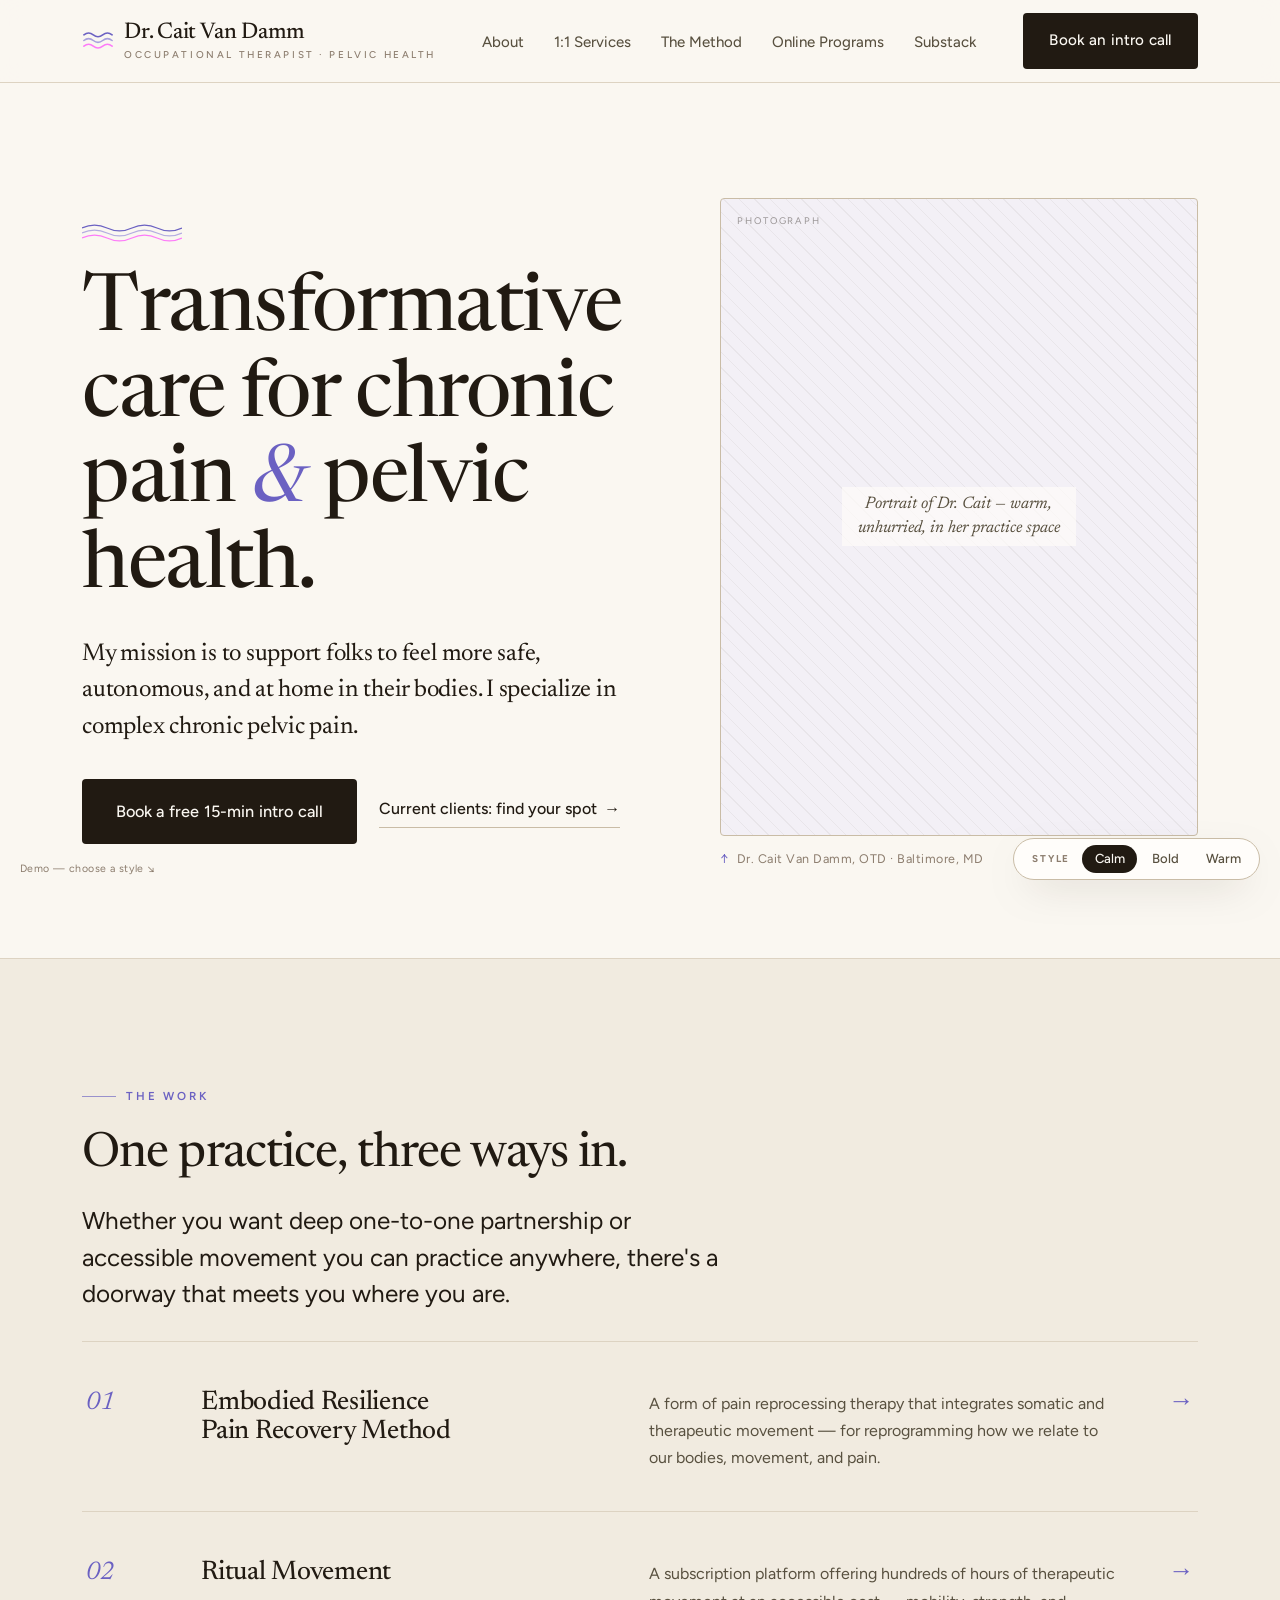
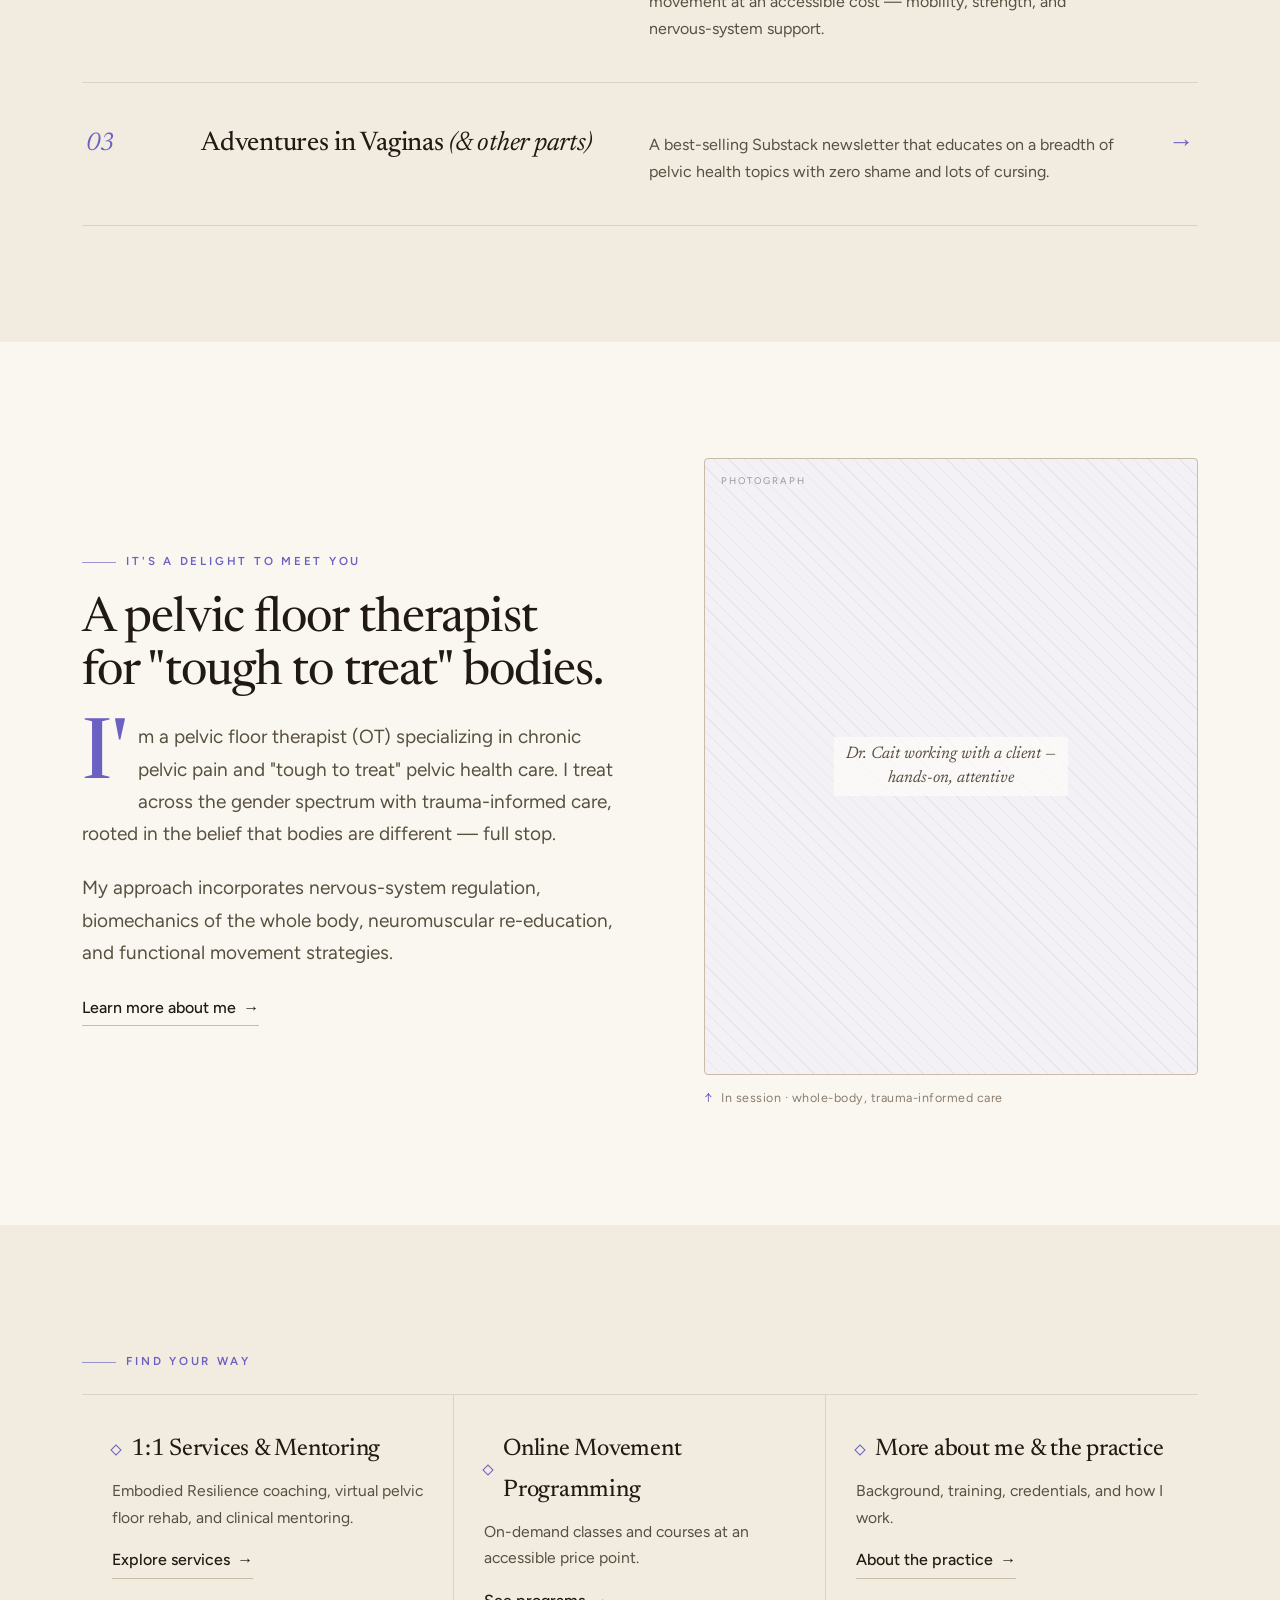
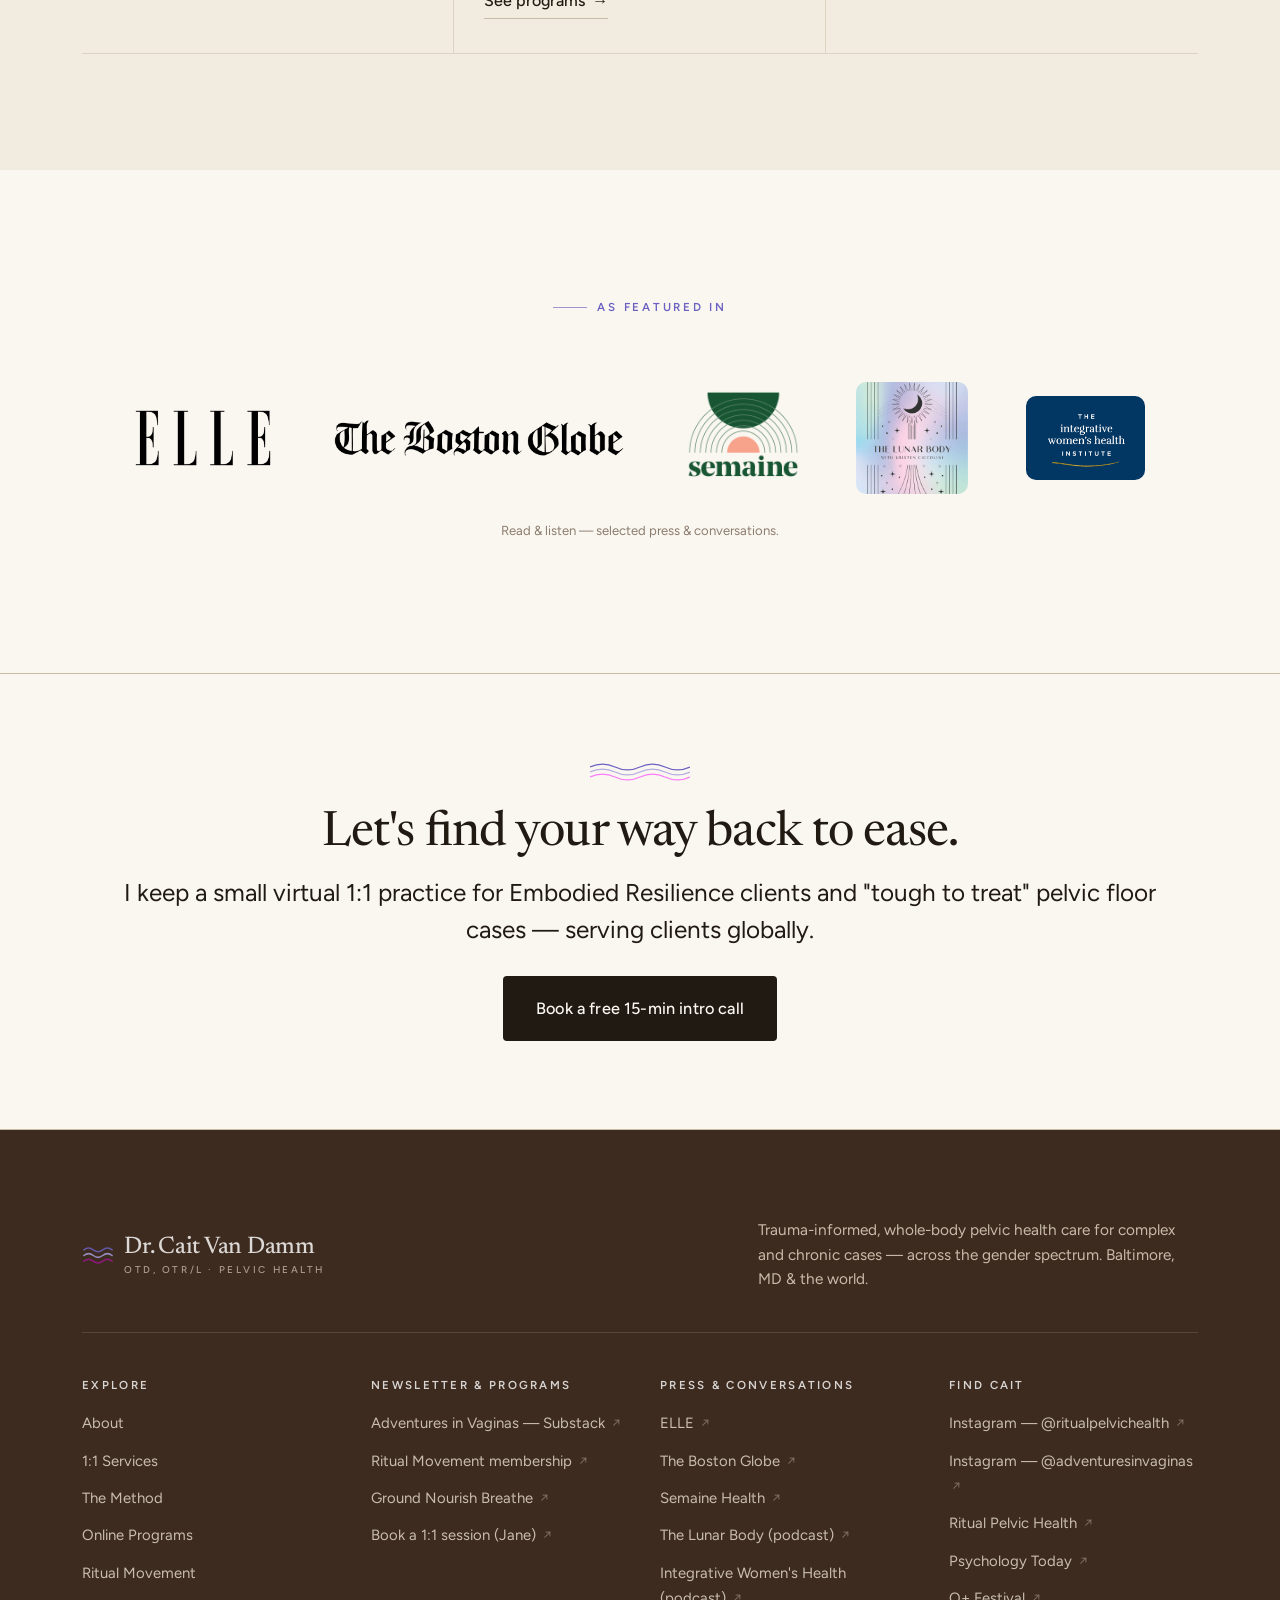
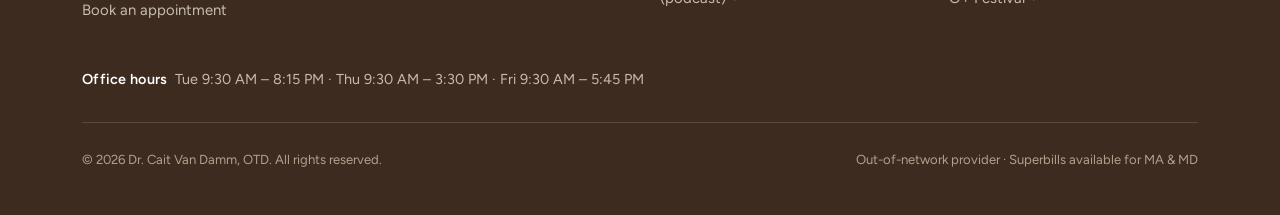
<file: index.html>
<!doctype html>
<html lang="en">
<head>
<meta charset="utf-8" />
<meta name="viewport" content="width=device-width, initial-scale=1" />
<meta name="robots" content="noindex, nofollow" />
<title>Dr. Cait Van Damm, OT — Transformative care for chronic pain &amp; pelvic health</title>
<meta name="description" content="Dr. Cait Van Damm is a pelvic floor occupational therapist specializing in complex chronic pelvic pain. Trauma-informed, whole-body care across the gender spectrum — virtual and in Baltimore, MD." />
<link rel="preconnect" href="https://fonts.googleapis.com" />
<link rel="preconnect" href="https://fonts.gstatic.com" crossorigin />
<link href="https://fonts.googleapis.com/css2?family=Newsreader:ital,opsz,wght@0,6..72,400..600;1,6..72,400..520&family=Figtree:wght@400;450;500;600&display=swap" rel="stylesheet" />
<link rel="stylesheet" href="styles.css?v=20260611-13" />
<link rel="icon" href="mark.svg" type="image/svg+xml" />
<meta name="theme-color" content="#3115E5" />
<meta property="og:type" content="website" />
<meta property="og:site_name" content="Dr. Cait Van Damm, OT" />
<meta property="og:title" content="Dr. Cait Van Damm, OT — Transformative care for chronic pain &amp; pelvic health" />
<meta property="og:description" content="Dr. Cait Van Damm is a pelvic floor occupational therapist specializing in complex chronic pelvic pain. Trauma-informed, whole-body care across the gender spectrum — virtual and in Baltimore, MD." />
<meta name="twitter:card" content="summary" />
<meta name="twitter:title" content="Dr. Cait Van Damm, OT — Transformative care for chronic pain &amp; pelvic health" />
<meta name="twitter:description" content="Dr. Cait Van Damm is a pelvic floor occupational therapist specializing in complex chronic pelvic pain. Trauma-informed, whole-body care across the gender spectrum — virtual and in Baltimore, MD." />
</head>
<body data-theme="calm">

<!-- ============ HEADER ============ -->
<header class="site-header">
  <div class="container">
    <nav class="nav" aria-label="Primary">
      <a class="brand" href="index.html"><svg class="brand-mark" viewBox="0 0 34 20" aria-hidden="true"><path d="M2 4 q5 -4 10 0 t10 0 t10 0" fill="none" stroke="var(--accent)" stroke-width="1.7" stroke-linecap="round"/><path d="M2 10 q5 -4 10 0 t10 0 t10 0" fill="none" stroke="var(--accent-soft)" stroke-width="1.7" stroke-linecap="round"/><path d="M2 16 q5 -4 10 0 t10 0 t10 0" fill="none" stroke="#ff00ff" stroke-opacity=".5" stroke-width="1.7" stroke-linecap="round"/></svg><span class="brand-text"><b>Dr. Cait Van Damm</b><span>Occupational Therapist · Pelvic Health</span></span></a>
      <ul class="nav-links">
        <li><a href="about.html">About</a></li>
        <li><a href="services.html">1:1 Services</a></li>
        <li><a href="embodied-resilience.html">The Method</a></li>
        <li><a href="programs.html">Online Programs</a></li>
        <li><a href="https://pelvichealth.substack.com" target="_blank" rel="noopener">Substack</a></li>
      </ul>
      <div class="nav-cta"><a class="btn btn--primary" href="book.html">Book an intro call</a></div>
      <button class="nav-toggle" aria-label="Menu" aria-expanded="false"><span></span><span></span><span></span></button>
    </nav>
  </div>
  <div class="mobile-menu"><ul>
    <li><a href="about.html">About</a></li>
    <li><a href="services.html">1:1 Services</a></li>
    <li><a href="embodied-resilience.html">The Method</a></li>
    <li><a href="programs.html">Online Programs</a></li>
    <li><a href="ritual-movement.html">Ritual Movement</a></li>
    <li><a href="https://pelvichealth.substack.com" target="_blank" rel="noopener">Adventures in Vaginas</a></li>
  </ul><a class="btn btn--primary" href="book.html">Book an intro call</a></div>
</header>

<!-- ============ HERO ============ -->
<section class="hero">
  <div class="container hero-grid">
    <div class="reveal in">
      <svg class="wave" viewBox="0 0 120 24" aria-hidden="true">
        <path class="w1" d="M0 6 q15 -7 30 0 t30 0 t30 0 t30 0"/>
        <path class="w2" d="M0 12 q15 -7 30 0 t30 0 t30 0 t30 0"/>
        <path class="w3" d="M0 18 q15 -7 30 0 t30 0 t30 0 t30 0"/>
      </svg>
      <h1>Transformative care for chronic pain <em>&amp;</em> pelvic health.</h1>
      <p class="lead lead--serif">My mission is to support folks to feel more safe, autonomous, and at home in their bodies. I specialize in complex chronic pelvic pain.</p>
      <div class="btn-row" style="margin-top:34px">
        <a class="btn btn--primary btn--lg" href="book.html">Book a free 15-min intro call</a>
        <a class="link-arrow" href="https://ritualpelvichealth.janeapp.com" target="_blank" rel="noopener">Current clients: find your spot <span class="ar">→</span></a>
      </div>
    </div>
    <figure class="figure reveal in">
      <div class="ph ph--tall"><span>Portrait of Dr. Cait — warm, unhurried, in her practice space</span></div>
      <figcaption>Dr. Cait Van Damm, OTD · Baltimore, MD</figcaption>
    </figure>
  </div>
</section>

<!-- ============ THREE BRANCHES — editorial index ============ -->
<section class="section section--alt section--hairline">
  <div class="container">
    <div style="max-width:640px;margin-bottom:18px" class="reveal">
      <p class="eyebrow">The work</p>
      <h2>One practice, three ways in.</h2>
      <p class="lead measure">Whether you want deep one-to-one partnership or accessible movement you can practice anywhere, there's a doorway that meets you where you are.</p>
    </div>
    <div class="index">
      <a class="index-row reveal" href="embodied-resilience.html">
        <span class="n">01</span>
        <h3>Embodied Resilience<br>Pain Recovery Method</h3>
        <p>A form of pain reprocessing therapy that integrates somatic and therapeutic movement — for reprogramming how we relate to our bodies, movement, and pain.</p>
        <span class="go" aria-hidden="true">→</span>
      </a>
      <a class="index-row reveal" href="ritual-movement.html">
        <span class="n">02</span>
        <h3>Ritual Movement</h3>
        <p>A subscription platform offering hundreds of hours of therapeutic movement at an accessible cost — mobility, strength, and nervous-system support.</p>
        <span class="go" aria-hidden="true">→</span>
      </a>
      <a class="index-row reveal" href="https://pelvichealth.substack.com" target="_blank" rel="noopener">
        <span class="n">03</span>
        <h3>Adventures in Vaginas <span style="font-style:italic;font-weight:400">(&amp; other parts)</span></h3>
        <p>A best-selling Substack newsletter that educates on a breadth of pelvic health topics with zero shame and lots of cursing.</p>
        <span class="go" aria-hidden="true">→</span>
      </a>
    </div>
  </div>
</section>

<!-- ============ ABOUT TEASER ============ -->
<section class="section">
  <div class="container split split--text-led">
    <div class="reveal">
      <p class="eyebrow">It's a delight to meet you</p>
      <h2>A pelvic floor therapist for&nbsp;"tough&nbsp;to&nbsp;treat" bodies.</h2>
      <p class="dropcap">I'm a pelvic floor therapist (OT) specializing in chronic pelvic pain and "tough to treat" pelvic health care. I treat across the gender spectrum with trauma-informed care, rooted in the belief that bodies are different — full stop.</p>
      <p>My approach incorporates nervous-system regulation, biomechanics of the whole body, neuromuscular re-education, and functional movement strategies.</p>
      <a class="link-arrow" href="about.html">Learn more about me <span class="ar">→</span></a>
    </div>
    <figure class="figure reveal">
      <div class="ph ph--portrait"><span>Dr. Cait working with a client — hands-on, attentive</span></div>
      <figcaption>In session · whole-body, trauma-informed care</figcaption>
    </figure>
  </div>
</section>

<!-- ============ DIRECTORY ============ -->
<section class="section section--alt">
  <div class="container">
    <p class="eyebrow reveal">Find your way</p>
    <div class="detail-band">
      <a class="item reveal" href="services.html">
        <b>1:1 Services &amp; Mentoring</b>
        <p>Embodied Resilience coaching, virtual pelvic floor rehab, and clinical mentoring.</p>
        <span class="link-arrow">Explore services <span class="ar">→</span></span>
      </a>
      <a class="item reveal" href="programs.html">
        <b>Online Movement Programming</b>
        <p>On-demand classes and courses at an accessible price point.</p>
        <span class="link-arrow">See programs <span class="ar">→</span></span>
      </a>
      <a class="item reveal" href="about.html">
        <b>More about me &amp; the practice</b>
        <p>Background, training, credentials, and how I work.</p>
        <span class="link-arrow">About the practice <span class="ar">→</span></span>
      </a>
    </div>
  </div>
</section>

<!-- ============ FEATURED IN ============ -->
<section class="section">
  <div class="container center reveal">
    <p class="eyebrow" style="justify-content:center">As featured in</p>
    <div class="logos">
      <a href="https://www.elle.com/beauty/health-fitness/a60759697/pregnancy-birth-postpartum-free-low-cost-birthing-resources-guide/" target="_blank" rel="noopener" title="ELLE"><img class="logo-img" src="assets/logos/elle.png" alt="ELLE" /></a>
      <a href="https://www.bostonglobe.com/2023/08/11/lifestyle/leaking-secret-sometimes-its-hard-be-woman/" target="_blank" rel="noopener" title="The Boston Globe"><img class="logo-img" src="assets/logos/boston-globe.png" alt="The Boston Globe" /></a>
      <a href="https://www.semainehealth.com/blogs/science/tete-a-tete-with-dr-cait-van-damm" target="_blank" rel="noopener" title="Semaine"><img class="logo-img logo-img--icon is-semaine" src="assets/logos/semaine.png" alt="Semaine" /></a>
      <a href="https://podcasts.apple.com/us/podcast/pelvic-health-with-dr-cait-van-damm/id1547996664?i=1000583938826" target="_blank" rel="noopener" title="The Lunar Body"><img class="logo-img logo-img--icon is-lunar" src="assets/logos/lunar-body.jpg" alt="The Lunar Body" /></a>
      <a href="https://integrativewomenshealthinstitute.com/what-gets-missed-for-chronic-illness-healing-how-simple-unsexy-tools-create-sustainable-recovery-with-robin-randisi-cait-van-damm/" target="_blank" rel="noopener" title="Integrative Women's Health"><img class="logo-img logo-img--icon is-iwhi" src="assets/logos/integrative-womens-health.png" alt="Integrative Women's Health" /></a>
    </div>
    <p class="featured-note">Read &amp; listen — selected press &amp; conversations.</p>
  </div>
</section>

<!-- ============ CTA ============ -->
<section class="cta-band reveal">
  <div class="container center">
    <svg class="wave" viewBox="0 0 120 24" aria-hidden="true">
      <path class="w1" d="M0 6 q15 -7 30 0 t30 0 t30 0 t30 0"/>
      <path class="w2" d="M0 12 q15 -7 30 0 t30 0 t30 0 t30 0"/>
      <path class="w3" d="M0 18 q15 -7 30 0 t30 0 t30 0 t30 0"/>
    </svg>
    <h2>Let's find your way back to ease.</h2>
    <p class="lead measure mx">I keep a small virtual 1:1 practice for Embodied Resilience clients and "tough to treat" pelvic floor cases — serving clients globally.</p>
    <div class="btn-row" style="justify-content:center;margin-top:14px">
      <a class="btn btn--primary btn--lg" href="book.html">Book a free 15-min intro call</a>
    </div>
  </div>
</section>

<!-- ============ FOOTER ============ -->
<footer class="site-footer">
  <div class="container">
    <div class="footer-head">
      <a class="brand" href="index.html"><svg class="brand-mark" viewBox="0 0 34 20" aria-hidden="true"><path d="M2 4 q5 -4 10 0 t10 0 t10 0" fill="none" stroke="var(--accent)" stroke-width="1.7" stroke-linecap="round"/><path d="M2 10 q5 -4 10 0 t10 0 t10 0" fill="none" stroke="var(--accent-soft)" stroke-width="1.7" stroke-linecap="round"/><path d="M2 16 q5 -4 10 0 t10 0 t10 0" fill="none" stroke="#ff00ff" stroke-opacity=".5" stroke-width="1.7" stroke-linecap="round"/></svg><span class="brand-text"><b>Dr. Cait Van Damm</b><span>OTD, OTR/L · Pelvic Health</span></span></a>
      <p class="footer-tag">Trauma-informed, whole-body pelvic health care for complex and chronic cases — across the gender spectrum. Baltimore, MD &amp; the world.</p>
    </div>
    <div class="footer-links">
      <div>
        <h4>Explore</h4>
        <ul>
          <li><a href="about.html">About</a></li>
          <li><a href="services.html">1:1 Services</a></li>
          <li><a href="embodied-resilience.html">The Method</a></li>
          <li><a href="programs.html">Online Programs</a></li>
          <li><a href="ritual-movement.html">Ritual Movement</a></li>
          <li><a href="book.html">Book an appointment</a></li>
        </ul>
      </div>
      <div>
        <h4>Newsletter &amp; Programs</h4>
        <ul>
          <li><a href="https://pelvichealth.substack.com" target="_blank" rel="noopener">Adventures in Vaginas — Substack <span class="ext">&#8599;</span></a></li>
          <li><a href="https://tidal-work.vercel.app" target="_blank" rel="noopener">Ritual Movement membership <span class="ext">&#8599;</span></a></li>
          <li><a href="https://community.groundnourishbreathe.com" target="_blank" rel="noopener">Ground Nourish Breathe <span class="ext">&#8599;</span></a></li>
          <li><a href="https://ritualpelvichealth.janeapp.com" target="_blank" rel="noopener">Book a 1:1 session (Jane) <span class="ext">&#8599;</span></a></li>
        </ul>
      </div>
      <div>
        <h4>Press &amp; Conversations</h4>
        <ul>
          <li><a href="https://www.elle.com/beauty/health-fitness/a60759697/pregnancy-birth-postpartum-free-low-cost-birthing-resources-guide/" target="_blank" rel="noopener">ELLE <span class="ext">&#8599;</span></a></li><li><a href="https://www.bostonglobe.com/2023/08/11/lifestyle/leaking-secret-sometimes-its-hard-be-woman/" target="_blank" rel="noopener">The Boston Globe <span class="ext">&#8599;</span></a></li>
          <li><a href="https://www.semainehealth.com/blogs/science/tete-a-tete-with-dr-cait-van-damm" target="_blank" rel="noopener">Semaine Health <span class="ext">&#8599;</span></a></li>
          <li><a href="https://podcasts.apple.com/us/podcast/pelvic-health-with-dr-cait-van-damm/id1547996664?i=1000583938826" target="_blank" rel="noopener">The Lunar Body (podcast) <span class="ext">&#8599;</span></a></li>
          <li><a href="https://integrativewomenshealthinstitute.com/what-gets-missed-for-chronic-illness-healing-how-simple-unsexy-tools-create-sustainable-recovery-with-robin-randisi-cait-van-damm/" target="_blank" rel="noopener">Integrative Women&#39;s Health (podcast) <span class="ext">&#8599;</span></a></li>
        </ul>
      </div>
      <div>
        <h4>Find Cait</h4>
        <ul>
          <li><a href="https://www.instagram.com/ritualpelvichealth/" target="_blank" rel="noopener">Instagram — @ritualpelvichealth <span class="ext">&#8599;</span></a></li>
          <li><a href="https://instagram.com/adventuresinvaginas/" target="_blank" rel="noopener">Instagram — @adventuresinvaginas <span class="ext">&#8599;</span></a></li>
          <li><a href="https://www.ritualpelvichealth.com" target="_blank" rel="noopener">Ritual Pelvic Health <span class="ext">&#8599;</span></a></li>
          <li><a href="https://www.psychologytoday.com/us/therapists/cait-van-damm-baltimore-md/1573245" target="_blank" rel="noopener">Psychology Today <span class="ext">&#8599;</span></a></li>
          <li><a href="https://opositivefestival.org/alumnus/cait-van-damm/" target="_blank" rel="noopener">O+ Festival <span class="ext">&#8599;</span></a></li>
        </ul>
      </div>
    </div>
    <div class="footer-meta">
      <span><b>Office hours</b> &nbsp;Tue 9:30 AM – 8:15 PM · Thu 9:30 AM – 3:30 PM · Fri 9:30 AM – 5:45 PM</span>
    </div>
    <div class="footer-bottom">
      <span>© 2026 Dr. Cait Van Damm, OTD. All rights reserved.</span>
      <span>Out-of-network provider · Superbills available for MA &amp; MD</span>
    </div>
  </div>
</footer>


<div class="stamp">Demo — choose a style ↘</div>
<script src="app.js?v=20260611-13"></script>
</body>
</html>
</file>
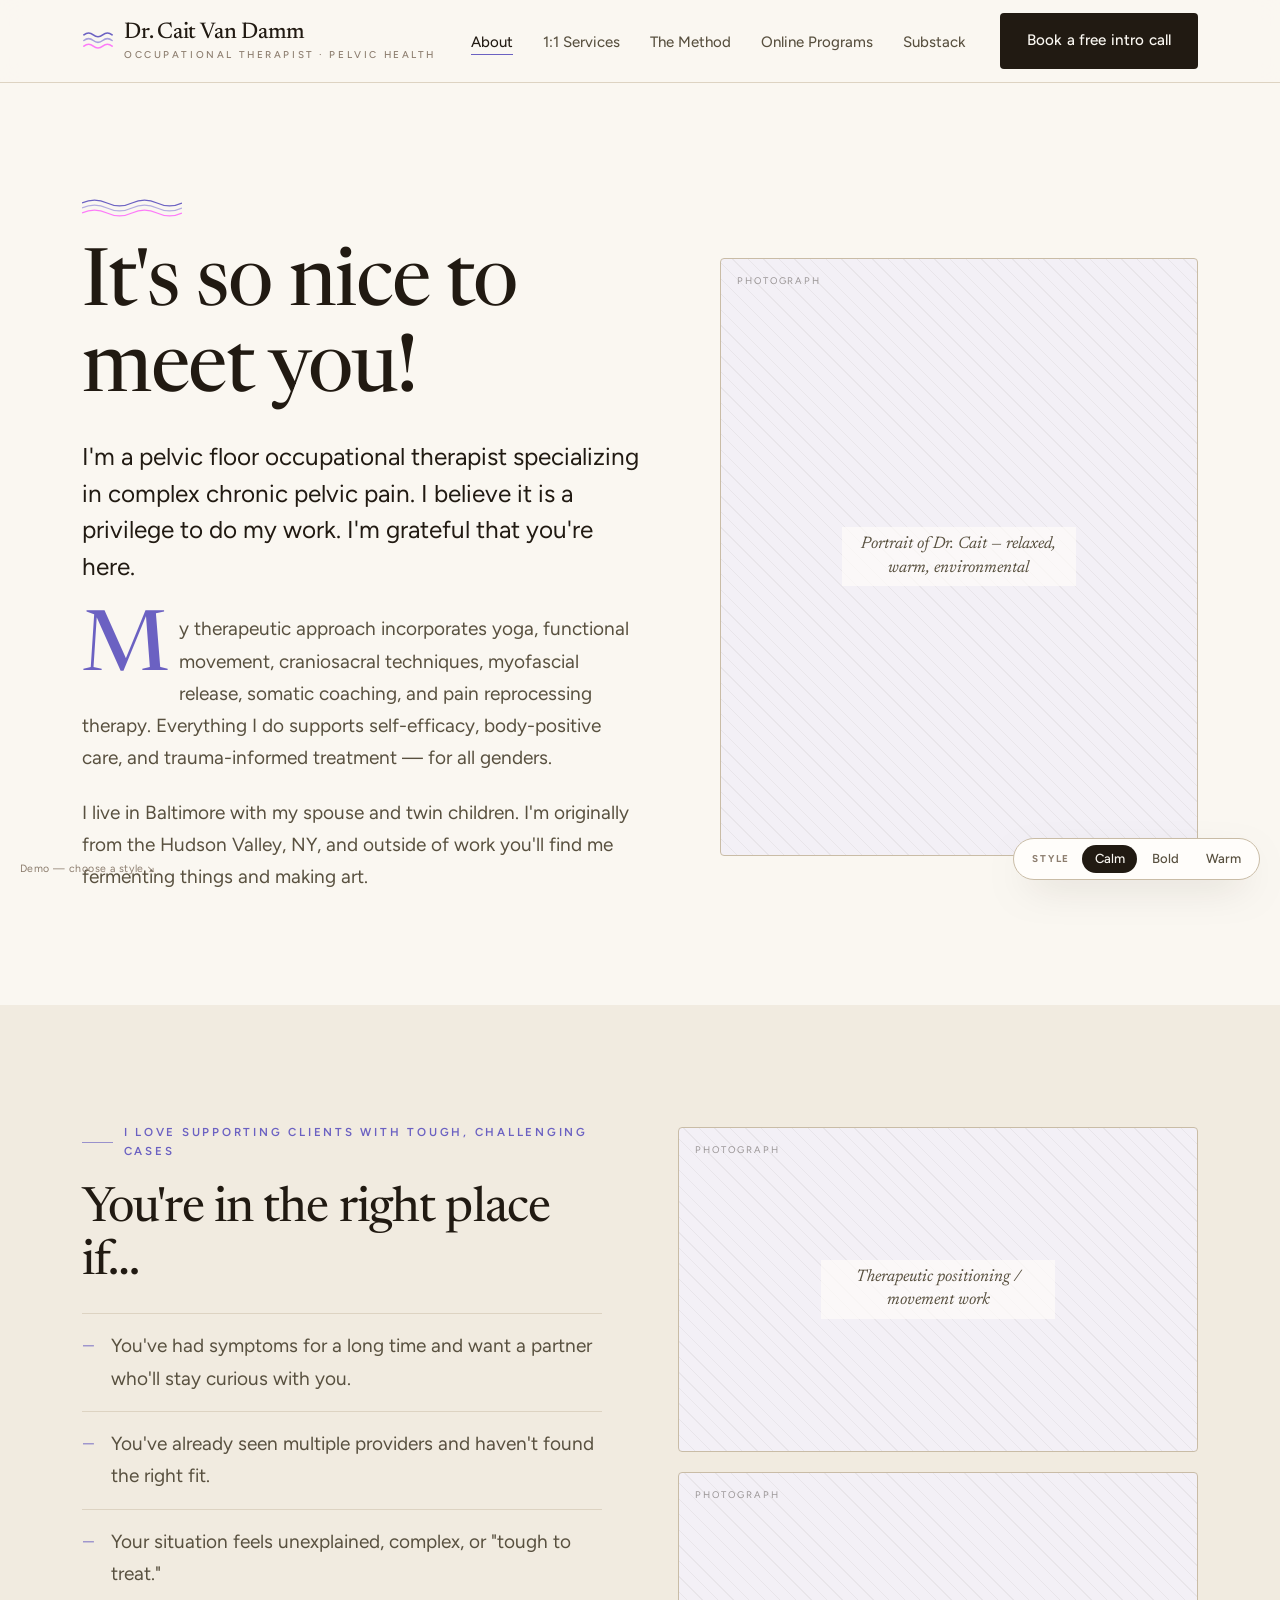
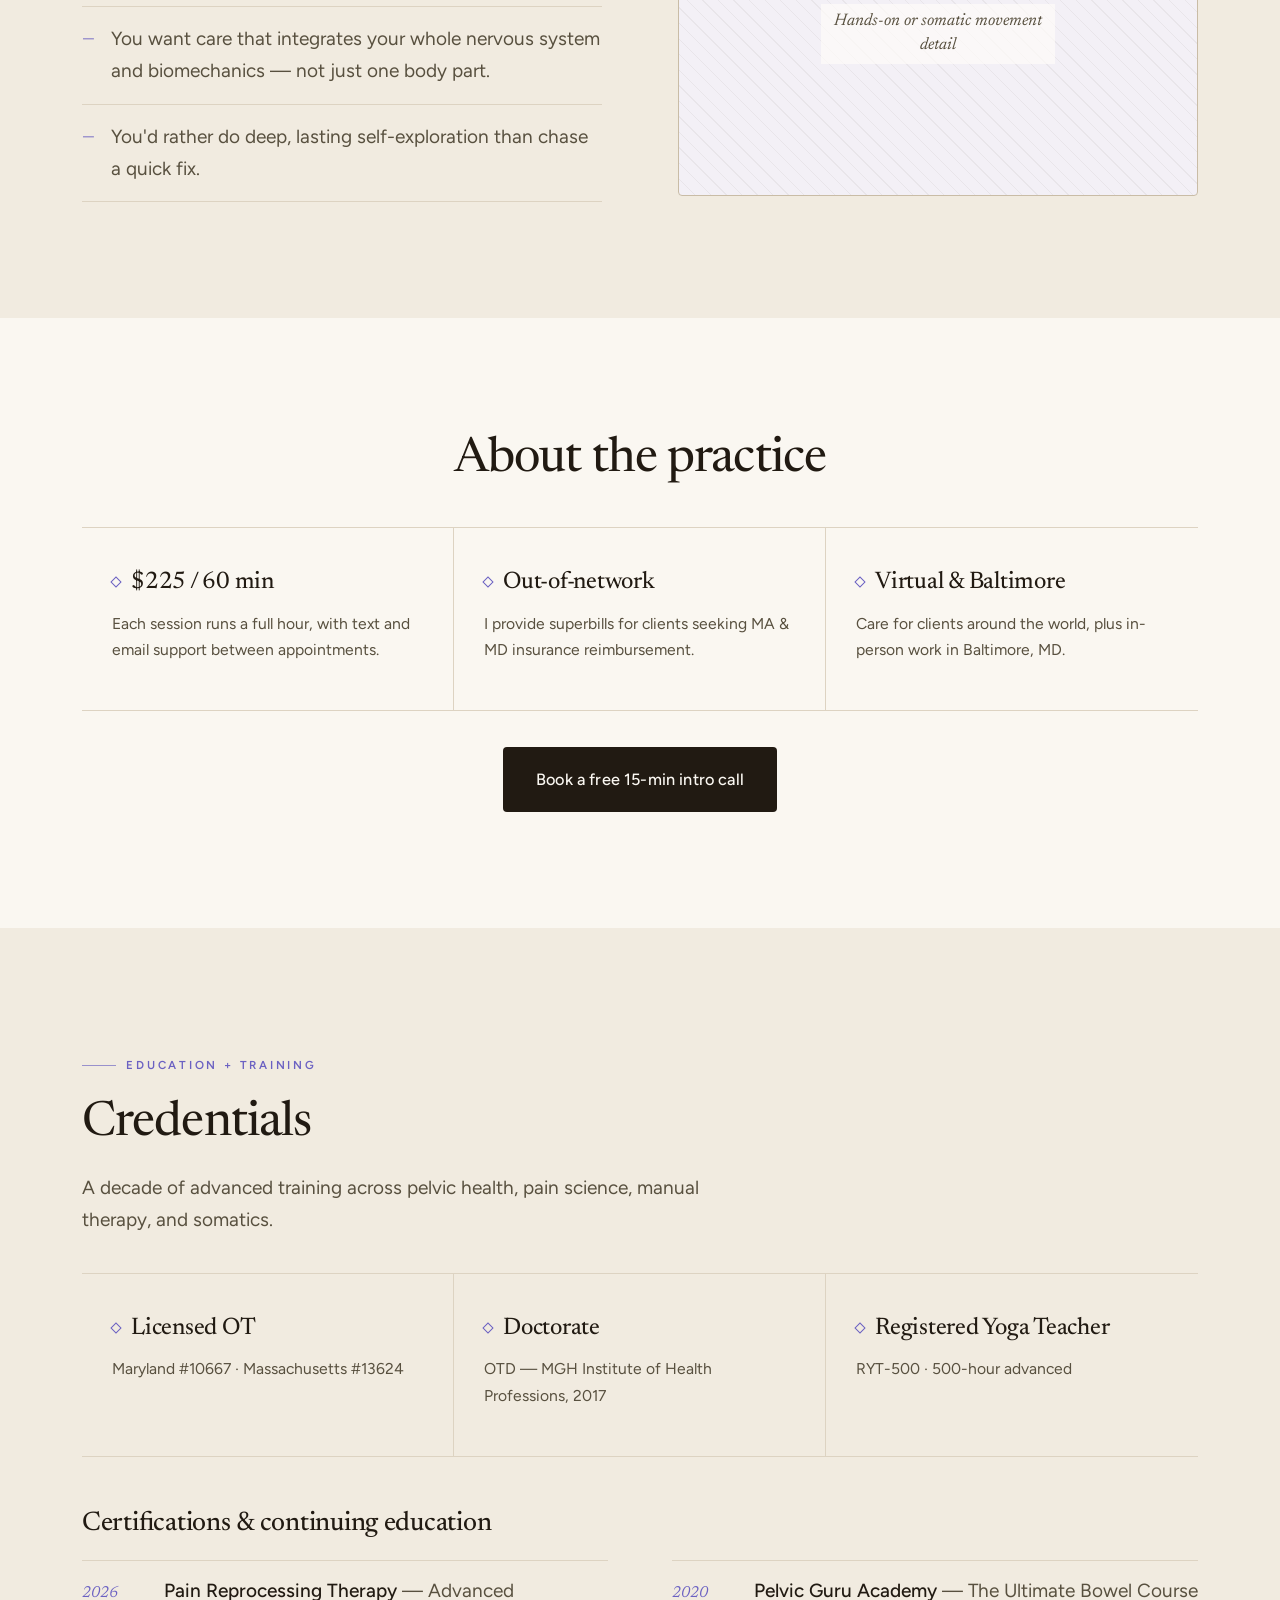
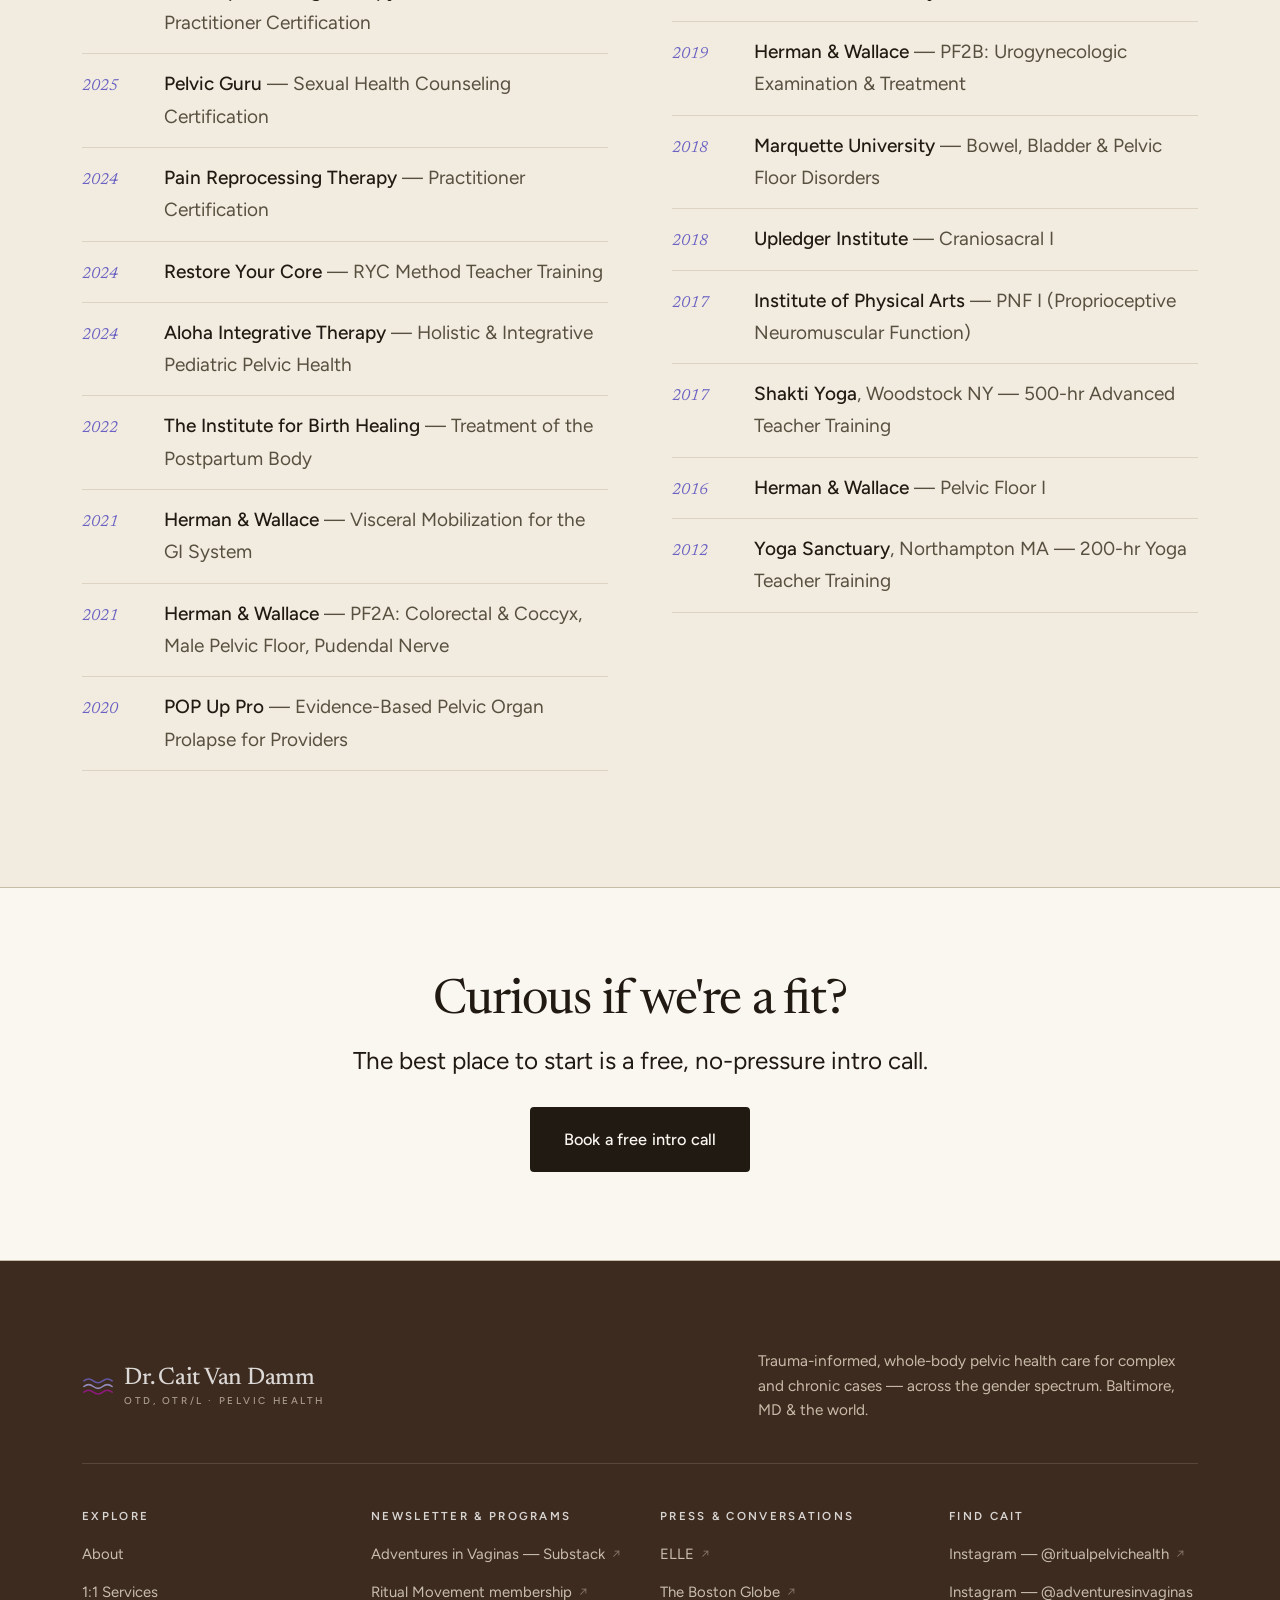
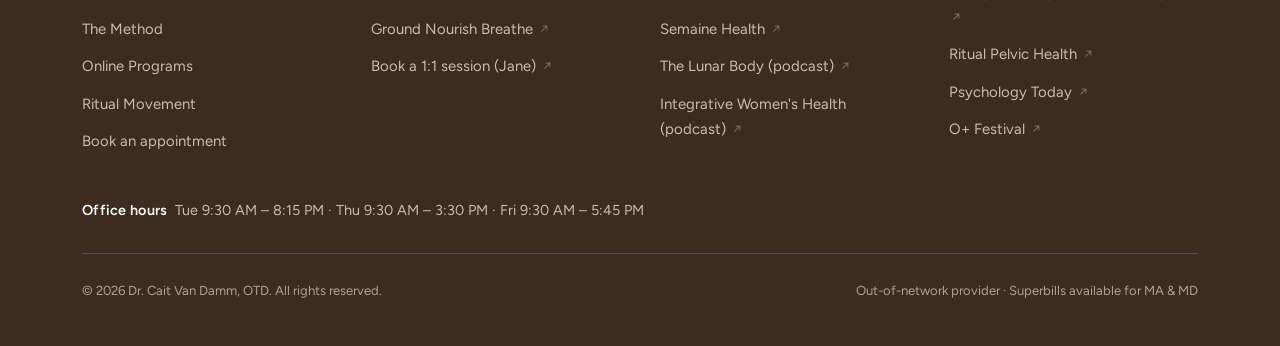
<file: about.html>
<!doctype html>
<html lang="en">
<head>
<meta charset="utf-8" />
<meta name="viewport" content="width=device-width, initial-scale=1" />
<meta name="robots" content="noindex, nofollow" />
<title>About — Dr. Cait Van Damm, OT</title>
<meta name="description" content="Meet Dr. Cait Van Damm — a pelvic floor occupational therapist specializing in complex chronic pelvic pain. Education, training, credentials, and how she works." />
<link rel="preconnect" href="https://fonts.googleapis.com" />
<link rel="preconnect" href="https://fonts.gstatic.com" crossorigin />
<link href="https://fonts.googleapis.com/css2?family=Newsreader:ital,opsz,wght@0,6..72,400..600;1,6..72,400..520&family=Figtree:wght@400;450;500;600&display=swap" rel="stylesheet" />
<link rel="stylesheet" href="styles.css?v=20260611-13" />
<link rel="icon" href="mark.svg" type="image/svg+xml" />
<meta name="theme-color" content="#3115E5" />
<meta property="og:type" content="website" />
<meta property="og:site_name" content="Dr. Cait Van Damm, OT" />
<meta property="og:title" content="About — Dr. Cait Van Damm, OT" />
<meta property="og:description" content="Meet Dr. Cait Van Damm — a pelvic floor occupational therapist specializing in complex chronic pelvic pain. Education, training, credentials, and how she works." />
<meta name="twitter:card" content="summary" />
<meta name="twitter:title" content="About — Dr. Cait Van Damm, OT" />
<meta name="twitter:description" content="Meet Dr. Cait Van Damm — a pelvic floor occupational therapist specializing in complex chronic pelvic pain. Education, training, credentials, and how she works." />
</head>
<body data-theme="calm">

<header class="site-header">
  <div class="container">
    <nav class="nav" aria-label="Primary">
      <a class="brand" href="index.html"><svg class="brand-mark" viewBox="0 0 34 20" aria-hidden="true"><path d="M2 4 q5 -4 10 0 t10 0 t10 0" fill="none" stroke="var(--accent)" stroke-width="1.7" stroke-linecap="round"/><path d="M2 10 q5 -4 10 0 t10 0 t10 0" fill="none" stroke="var(--accent-soft)" stroke-width="1.7" stroke-linecap="round"/><path d="M2 16 q5 -4 10 0 t10 0 t10 0" fill="none" stroke="#ff00ff" stroke-opacity=".5" stroke-width="1.7" stroke-linecap="round"/></svg><span class="brand-text"><b>Dr. Cait Van Damm</b><span>Occupational Therapist · Pelvic Health</span></span></a>
      <ul class="nav-links">
        <li><a href="about.html" aria-current="page">About</a></li>
        <li><a href="services.html">1:1 Services</a></li>
        <li><a href="embodied-resilience.html">The Method</a></li>
        <li><a href="programs.html">Online Programs</a></li>
        <li><a href="https://pelvichealth.substack.com" target="_blank" rel="noopener">Substack</a></li>
      </ul>
      <div class="nav-cta"><a class="btn btn--primary" href="book.html">Book a free intro call</a></div>
      <button class="nav-toggle" aria-label="Menu" aria-expanded="false"><span></span><span></span><span></span></button>
    </nav>
  </div>
  <div class="mobile-menu"><ul>
    <li><a href="about.html">About</a></li>
    <li><a href="services.html">1:1 Services</a></li>
    <li><a href="embodied-resilience.html">The Method</a></li>
    <li><a href="programs.html">Online Programs</a></li>
    <li><a href="ritual-movement.html">Ritual Movement</a></li>
    <li><a href="https://pelvichealth.substack.com" target="_blank" rel="noopener">Adventures in Vaginas</a></li>
  </ul><a class="btn btn--primary" href="book.html">Book a free intro call</a></div>
</header>

<!-- INTRO -->
<section class="hero">
  <div class="container hero-grid">
    <div class="reveal in">
      <svg class="wave" viewBox="0 0 120 24" aria-hidden="true">
        <path class="w1" d="M0 6 q15 -7 30 0 t30 0 t30 0 t30 0"/>
        <path class="w2" d="M0 12 q15 -7 30 0 t30 0 t30 0 t30 0"/>
        <path class="w3" d="M0 18 q15 -7 30 0 t30 0 t30 0 t30 0"/>
      </svg>
      <h1>It's so nice to meet you!</h1>
      <p class="lead">I'm a pelvic floor occupational therapist specializing in complex chronic pelvic pain. I believe it is a privilege to do my work. I'm grateful that you're here.</p>
      <p class="dropcap">My therapeutic approach incorporates yoga, functional movement, craniosacral techniques, myofascial release, somatic coaching, and pain reprocessing therapy. Everything I do supports self-efficacy, body-positive care, and trauma-informed treatment — for all genders.</p>
      <p>I live in Baltimore with my spouse and twin children. I'm originally from the Hudson Valley, NY, and outside of work you'll find me fermenting things and making art.</p>
    </div>
    <div class="reveal in"><div class="ph ph--portrait"><span>Portrait of Dr. Cait — relaxed, warm, environmental</span></div></div>
  </div>
</section>

<!-- RIGHT PLACE IF -->
<section class="section section--alt">
  <div class="container split">
    <div class="reveal">
      <p class="eyebrow">I love supporting clients with tough, challenging cases</p>
      <h2>You're in the right place if…</h2>
      <ul class="checklist" style="margin-top:24px">
        <li>You've had symptoms for a long time and want a partner who'll stay curious with you.</li>
        <li>You've already seen multiple providers and haven't found the right fit.</li>
        <li>Your situation feels unexplained, complex, or "tough to treat."</li>
        <li>You want care that integrates your whole nervous system and biomechanics — not just one body part.</li>
        <li>You'd rather do deep, lasting self-exploration than chase a quick fix.</li>
      </ul>
    </div>
    <div class="reveal" style="display:grid;gap:20px">
      <div class="split-media"><div class="ph ph--wide"><span>Therapeutic positioning / movement work</span></div></div>
      <div class="split-media"><div class="ph ph--wide"><span>Hands-on or somatic movement detail</span></div></div>
    </div>
  </div>
</section>

<!-- PRACTICE DETAILS -->
<section class="section">
  <div class="container">
    <div class="center reveal"><h2>About the practice</h2></div>
    <div class="detail-band" style="margin-top:40px">
      <div class="item reveal"><b>$225 / 60 min</b><p>Each session runs a full hour, with text and email support between appointments.</p></div>
      <div class="item reveal"><b>Out-of-network</b><p>I provide superbills for clients seeking MA &amp; MD insurance reimbursement.</p></div>
      <div class="item reveal"><b>Virtual &amp; Baltimore</b><p>Care for clients around the world, plus in-person work in Baltimore, MD.</p></div>
    </div>
    <div class="center" style="margin-top:36px">
      <a class="btn btn--primary btn--lg" href="book.html">Book a free 15-min intro call</a>
    </div>
  </div>
</section>

<!-- CREDENTIALS -->
<section class="section section--alt">
  <div class="container">
    <div class="reveal" style="max-width:680px;margin-bottom:36px">
      <p class="eyebrow">Education + Training</p>
      <h2>Credentials</h2>
      <p class="measure">A decade of advanced training across pelvic health, pain science, manual therapy, and somatics.</p>
    </div>
    <div class="detail-band reveal" style="margin-bottom:52px">
      <div class="item"><b>Licensed OT</b><p>Maryland #10667 · Massachusetts #13624</p></div>
      <div class="item"><b>Doctorate</b><p>OTD — MGH Institute of Health Professions, 2017</p></div>
      <div class="item"><b>Registered Yoga Teacher</b><p>RYT-500 · 500-hour advanced</p></div>
    </div>
    <h3 class="reveal" style="margin-bottom:22px">Certifications &amp; continuing education</h3>
    <div class="creds-grid reveal">
      <ul class="creds">
        <li><span class="yr">2026</span> <span><b>Pain Reprocessing Therapy</b> — Advanced Practitioner Certification</span></li>
        <li><span class="yr">2025</span> <span><b>Pelvic Guru</b> — Sexual Health Counseling Certification</span></li>
        <li><span class="yr">2024</span> <span><b>Pain Reprocessing Therapy</b> — Practitioner Certification</span></li>
        <li><span class="yr">2024</span> <span><b>Restore Your Core</b> — RYC Method Teacher Training</span></li>
        <li><span class="yr">2024</span> <span><b>Aloha Integrative Therapy</b> — Holistic &amp; Integrative Pediatric Pelvic Health</span></li>
        <li><span class="yr">2022</span> <span><b>The Institute for Birth Healing</b> — Treatment of the Postpartum Body</span></li>
        <li><span class="yr">2021</span> <span><b>Herman &amp; Wallace</b> — Visceral Mobilization for the GI System</span></li>
        <li><span class="yr">2021</span> <span><b>Herman &amp; Wallace</b> — PF2A: Colorectal &amp; Coccyx, Male Pelvic Floor, Pudendal Nerve</span></li>
        <li><span class="yr">2020</span> <span><b>POP Up Pro</b> — Evidence-Based Pelvic Organ Prolapse for Providers</span></li>
      </ul>
      <ul class="creds">
        <li><span class="yr">2020</span> <span><b>Pelvic Guru Academy</b> — The Ultimate Bowel Course</span></li>
        <li><span class="yr">2019</span> <span><b>Herman &amp; Wallace</b> — PF2B: Urogynecologic Examination &amp; Treatment</span></li>
        <li><span class="yr">2018</span> <span><b>Marquette University</b> — Bowel, Bladder &amp; Pelvic Floor Disorders</span></li>
        <li><span class="yr">2018</span> <span><b>Upledger Institute</b> — Craniosacral I</span></li>
        <li><span class="yr">2017</span> <span><b>Institute of Physical Arts</b> — PNF I (Proprioceptive Neuromuscular Function)</span></li>
        <li><span class="yr">2017</span> <span><b>Shakti Yoga</b>, Woodstock NY — 500-hr Advanced Teacher Training</span></li>
        <li><span class="yr">2016</span> <span><b>Herman &amp; Wallace</b> — Pelvic Floor I</span></li>
        <li><span class="yr">2012</span> <span><b>Yoga Sanctuary</b>, Northampton MA — 200-hr Yoga Teacher Training</span></li>
      </ul>
    </div>
  </div>
</section>

<section class="cta-band reveal">
  <div class="container center">
    <h2>Curious if we're a fit?</h2>
    <p class="lead measure" style="margin-inline:auto">The best place to start is a free, no-pressure intro call.</p>
    <div class="btn-row" style="justify-content:center;margin-top:8px"><a class="btn btn--primary btn--lg" href="book.html">Book a free intro call</a></div>
  </div>
</section>

<footer class="site-footer">
  <div class="container">
    <div class="footer-head">
      <a class="brand" href="index.html"><svg class="brand-mark" viewBox="0 0 34 20" aria-hidden="true"><path d="M2 4 q5 -4 10 0 t10 0 t10 0" fill="none" stroke="var(--accent)" stroke-width="1.7" stroke-linecap="round"/><path d="M2 10 q5 -4 10 0 t10 0 t10 0" fill="none" stroke="var(--accent-soft)" stroke-width="1.7" stroke-linecap="round"/><path d="M2 16 q5 -4 10 0 t10 0 t10 0" fill="none" stroke="#ff00ff" stroke-opacity=".5" stroke-width="1.7" stroke-linecap="round"/></svg><span class="brand-text"><b>Dr. Cait Van Damm</b><span>OTD, OTR/L · Pelvic Health</span></span></a>
      <p class="footer-tag">Trauma-informed, whole-body pelvic health care for complex and chronic cases — across the gender spectrum. Baltimore, MD &amp; the world.</p>
    </div>
    <div class="footer-links">
      <div>
        <h4>Explore</h4>
        <ul>
          <li><a href="about.html">About</a></li>
          <li><a href="services.html">1:1 Services</a></li>
          <li><a href="embodied-resilience.html">The Method</a></li>
          <li><a href="programs.html">Online Programs</a></li>
          <li><a href="ritual-movement.html">Ritual Movement</a></li>
          <li><a href="book.html">Book an appointment</a></li>
        </ul>
      </div>
      <div>
        <h4>Newsletter &amp; Programs</h4>
        <ul>
          <li><a href="https://pelvichealth.substack.com" target="_blank" rel="noopener">Adventures in Vaginas — Substack <span class="ext">&#8599;</span></a></li>
          <li><a href="https://tidal-work.vercel.app" target="_blank" rel="noopener">Ritual Movement membership <span class="ext">&#8599;</span></a></li>
          <li><a href="https://community.groundnourishbreathe.com" target="_blank" rel="noopener">Ground Nourish Breathe <span class="ext">&#8599;</span></a></li>
          <li><a href="https://ritualpelvichealth.janeapp.com" target="_blank" rel="noopener">Book a 1:1 session (Jane) <span class="ext">&#8599;</span></a></li>
        </ul>
      </div>
      <div>
        <h4>Press &amp; Conversations</h4>
        <ul>
          <li><a href="https://www.elle.com/beauty/health-fitness/a60759697/pregnancy-birth-postpartum-free-low-cost-birthing-resources-guide/" target="_blank" rel="noopener">ELLE <span class="ext">&#8599;</span></a></li><li><a href="https://www.bostonglobe.com/2023/08/11/lifestyle/leaking-secret-sometimes-its-hard-be-woman/" target="_blank" rel="noopener">The Boston Globe <span class="ext">&#8599;</span></a></li>
          <li><a href="https://www.semainehealth.com/blogs/science/tete-a-tete-with-dr-cait-van-damm" target="_blank" rel="noopener">Semaine Health <span class="ext">&#8599;</span></a></li>
          <li><a href="https://podcasts.apple.com/us/podcast/pelvic-health-with-dr-cait-van-damm/id1547996664?i=1000583938826" target="_blank" rel="noopener">The Lunar Body (podcast) <span class="ext">&#8599;</span></a></li>
          <li><a href="https://integrativewomenshealthinstitute.com/what-gets-missed-for-chronic-illness-healing-how-simple-unsexy-tools-create-sustainable-recovery-with-robin-randisi-cait-van-damm/" target="_blank" rel="noopener">Integrative Women&#39;s Health (podcast) <span class="ext">&#8599;</span></a></li>
        </ul>
      </div>
      <div>
        <h4>Find Cait</h4>
        <ul>
          <li><a href="https://www.instagram.com/ritualpelvichealth/" target="_blank" rel="noopener">Instagram — @ritualpelvichealth <span class="ext">&#8599;</span></a></li>
          <li><a href="https://instagram.com/adventuresinvaginas/" target="_blank" rel="noopener">Instagram — @adventuresinvaginas <span class="ext">&#8599;</span></a></li>
          <li><a href="https://www.ritualpelvichealth.com" target="_blank" rel="noopener">Ritual Pelvic Health <span class="ext">&#8599;</span></a></li>
          <li><a href="https://www.psychologytoday.com/us/therapists/cait-van-damm-baltimore-md/1573245" target="_blank" rel="noopener">Psychology Today <span class="ext">&#8599;</span></a></li>
          <li><a href="https://opositivefestival.org/alumnus/cait-van-damm/" target="_blank" rel="noopener">O+ Festival <span class="ext">&#8599;</span></a></li>
        </ul>
      </div>
    </div>
    <div class="footer-meta">
      <span><b>Office hours</b> &nbsp;Tue 9:30 AM – 8:15 PM · Thu 9:30 AM – 3:30 PM · Fri 9:30 AM – 5:45 PM</span>
    </div>
    <div class="footer-bottom">
      <span>© 2026 Dr. Cait Van Damm, OTD. All rights reserved.</span>
      <span>Out-of-network provider · Superbills available for MA &amp; MD</span>
    </div>
  </div>
</footer>


<div class="stamp">Demo — choose a style ↘</div>
<script src="app.js?v=20260611-13"></script>
</body>
</html>
</file>
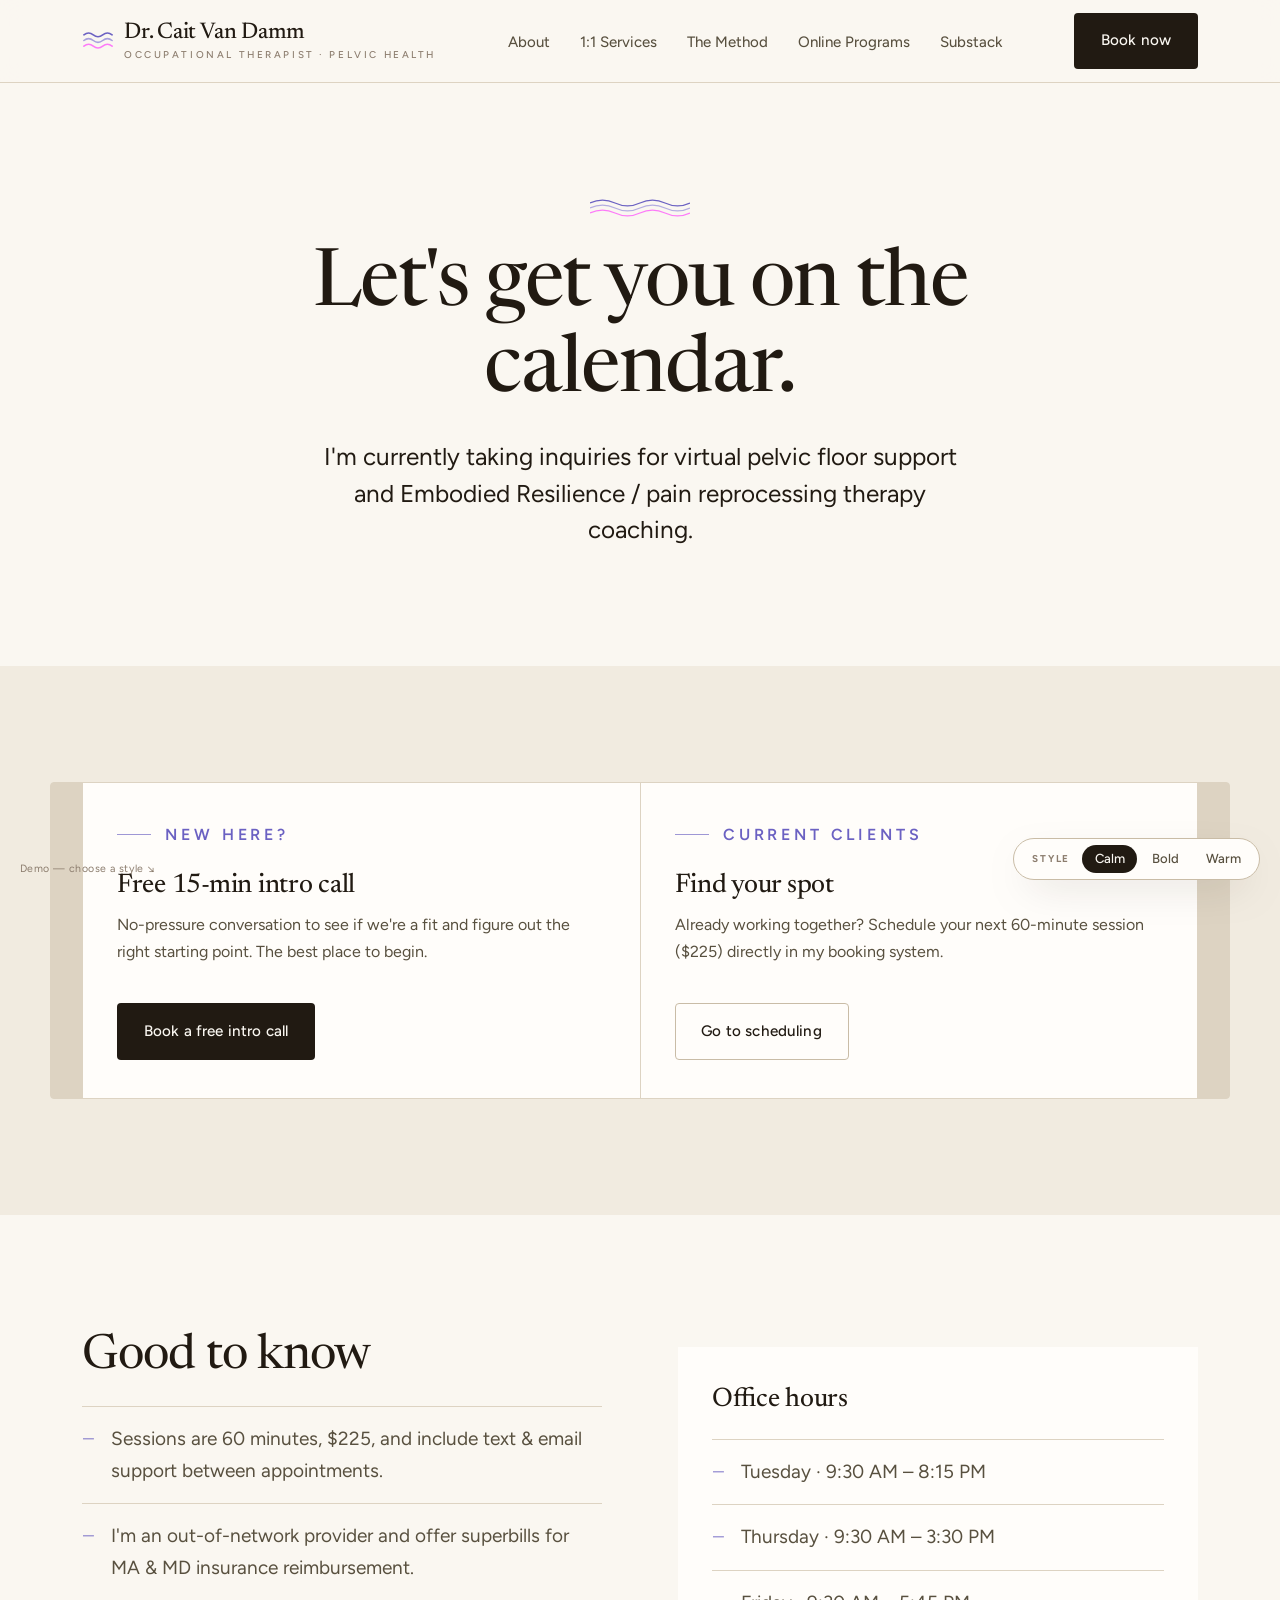
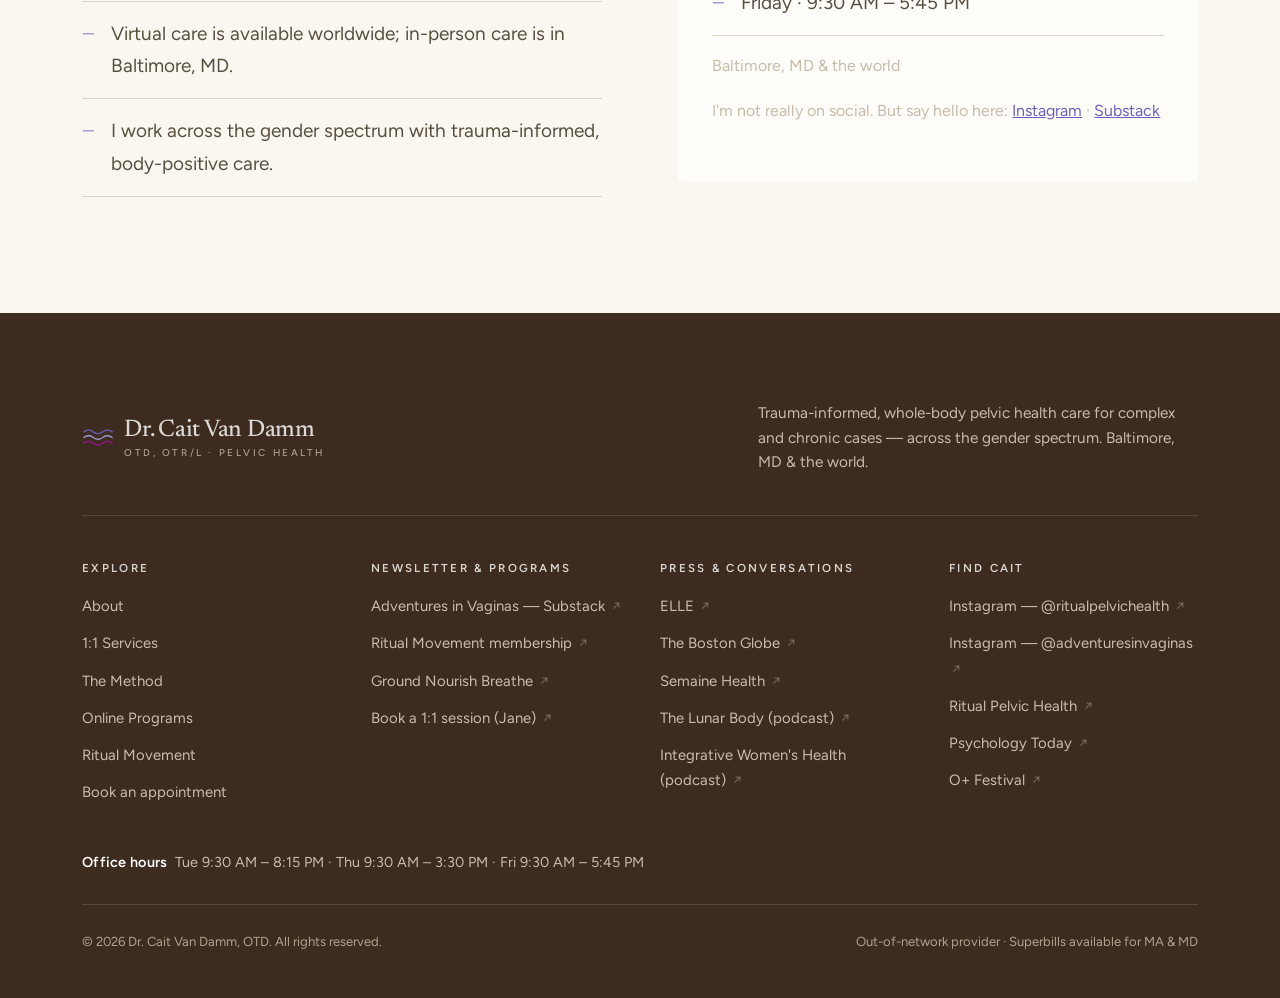
<file: book.html>
<!doctype html>
<html lang="en">
<head>
<meta charset="utf-8" />
<meta name="viewport" content="width=device-width, initial-scale=1" />
<meta name="robots" content="noindex, nofollow" />
<title>Book an appointment — Dr. Cait Van Damm, OT</title>
<meta name="description" content="Book a free 15-minute intro call or an appointment with Dr. Cait Van Damm — virtual pelvic floor support and Embodied Resilience pain reprocessing coaching." />
<link rel="preconnect" href="https://fonts.googleapis.com" />
<link rel="preconnect" href="https://fonts.gstatic.com" crossorigin />
<link href="https://fonts.googleapis.com/css2?family=Newsreader:ital,opsz,wght@0,6..72,400..600;1,6..72,400..520&family=Figtree:wght@400;450;500;600&display=swap" rel="stylesheet" />
<link rel="stylesheet" href="styles.css?v=20260611-13" />
<link rel="icon" href="mark.svg" type="image/svg+xml" />
<meta name="theme-color" content="#3115E5" />
<meta property="og:type" content="website" />
<meta property="og:site_name" content="Dr. Cait Van Damm, OT" />
<meta property="og:title" content="Book an appointment — Dr. Cait Van Damm, OT" />
<meta property="og:description" content="Book a free 15-minute intro call or an appointment with Dr. Cait Van Damm — virtual pelvic floor support and Embodied Resilience pain reprocessing coaching." />
<meta name="twitter:card" content="summary" />
<meta name="twitter:title" content="Book an appointment — Dr. Cait Van Damm, OT" />
<meta name="twitter:description" content="Book a free 15-minute intro call or an appointment with Dr. Cait Van Damm — virtual pelvic floor support and Embodied Resilience pain reprocessing coaching." />
</head>
<body data-theme="calm">

<header class="site-header">
  <div class="container">
    <nav class="nav" aria-label="Primary">
      <a class="brand" href="index.html"><svg class="brand-mark" viewBox="0 0 34 20" aria-hidden="true"><path d="M2 4 q5 -4 10 0 t10 0 t10 0" fill="none" stroke="var(--accent)" stroke-width="1.7" stroke-linecap="round"/><path d="M2 10 q5 -4 10 0 t10 0 t10 0" fill="none" stroke="var(--accent-soft)" stroke-width="1.7" stroke-linecap="round"/><path d="M2 16 q5 -4 10 0 t10 0 t10 0" fill="none" stroke="#ff00ff" stroke-opacity=".5" stroke-width="1.7" stroke-linecap="round"/></svg><span class="brand-text"><b>Dr. Cait Van Damm</b><span>Occupational Therapist · Pelvic Health</span></span></a>
      <ul class="nav-links">
        <li><a href="about.html">About</a></li>
        <li><a href="services.html">1:1 Services</a></li>
        <li><a href="embodied-resilience.html">The Method</a></li>
        <li><a href="programs.html">Online Programs</a></li>
        <li><a href="https://pelvichealth.substack.com" target="_blank" rel="noopener">Substack</a></li>
      </ul>
      <div class="nav-cta"><a class="btn btn--primary" href="#book">Book now</a></div>
      <button class="nav-toggle" aria-label="Menu" aria-expanded="false"><span></span><span></span><span></span></button>
    </nav>
  </div>
  <div class="mobile-menu"><ul>
    <li><a href="about.html">About</a></li>
    <li><a href="services.html">1:1 Services</a></li>
    <li><a href="embodied-resilience.html">The Method</a></li>
    <li><a href="programs.html">Online Programs</a></li>
    <li><a href="ritual-movement.html">Ritual Movement</a></li>
    <li><a href="https://pelvichealth.substack.com" target="_blank" rel="noopener">Adventures in Vaginas</a></li>
  </ul><a class="btn btn--primary" href="#book">Book now</a></div>
</header>

<!-- HERO -->
<section class="hero">
  <div class="container center" style="max-width:760px">
    <div class="reveal in">
      <svg class="wave" viewBox="0 0 120 24" aria-hidden="true">
        <path class="w1" d="M0 6 q15 -7 30 0 t30 0 t30 0 t30 0"/>
        <path class="w2" d="M0 12 q15 -7 30 0 t30 0 t30 0 t30 0"/>
        <path class="w3" d="M0 18 q15 -7 30 0 t30 0 t30 0 t30 0"/>
      </svg>
      <h1>Let's get you on the calendar.</h1>
      <p class="lead">I'm currently taking inquiries for virtual pelvic floor support and Embodied Resilience / pain reprocessing therapy coaching.</p>
    </div>
  </div>
</section>

<!-- BOOK OPTIONS -->
<section class="section section--alt" id="book">
  <div class="container cards cards--2">
    <article class="card reveal">
      <p class="eyebrow">New here?</p>
      <h3>Free 15-min intro call</h3>
      <p>No-pressure conversation to see if we're a fit and figure out the right starting point. The best place to begin.</p>
      <a class="btn btn--primary" href="https://ritualpelvichealth.janeapp.com" target="_blank" rel="noopener">Book a free intro call</a>
    </article>
    <article class="card reveal">
      <p class="eyebrow">Current clients</p>
      <h3>Find your spot</h3>
      <p>Already working together? Schedule your next 60-minute session ($225) directly in my booking system.</p>
      <a class="btn btn--ghost" href="https://ritualpelvichealth.janeapp.com" target="_blank" rel="noopener">Go to scheduling</a>
    </article>
  </div>
</section>

<!-- DETAILS + HOURS -->
<section class="section">
  <div class="container split">
    <div class="reveal">
      <h2>Good to know</h2>
      <ul class="checklist" style="margin-top:20px">
        <li>Sessions are 60 minutes, $225, and include text &amp; email support between appointments.</li>
        <li>I'm an out-of-network provider and offer superbills for MA &amp; MD insurance reimbursement.</li>
        <li>Virtual care is available worldwide; in-person care is in Baltimore, MD.</li>
        <li>I work across the gender spectrum with trauma-informed, body-positive care.</li>
      </ul>
    </div>
    <div class="reveal">
      <div class="card">
        <h3>Office hours</h3>
        <ul class="checklist" style="margin-top:14px">
          <li>Tuesday · 9:30 AM – 8:15 PM</li>
          <li>Thursday · 9:30 AM – 3:30 PM</li>
          <li>Friday · 9:30 AM – 5:45 PM</li>
        </ul>
        <p class="footer-hours" style="margin-top:16px">Baltimore, MD &amp; the world</p>
        <p class="footer-hours">I'm not really on social. But say hello here:
          <a href="https://instagram.com/adventuresinvaginas/" target="_blank" rel="noopener" style="color:var(--accent)">Instagram</a> ·
          <a href="https://pelvichealth.substack.com" target="_blank" rel="noopener" style="color:var(--accent)">Substack</a>
        </p>
      </div>
    </div>
  </div>
</section>

<footer class="site-footer">
  <div class="container">
    <div class="footer-head">
      <a class="brand" href="index.html"><svg class="brand-mark" viewBox="0 0 34 20" aria-hidden="true"><path d="M2 4 q5 -4 10 0 t10 0 t10 0" fill="none" stroke="var(--accent)" stroke-width="1.7" stroke-linecap="round"/><path d="M2 10 q5 -4 10 0 t10 0 t10 0" fill="none" stroke="var(--accent-soft)" stroke-width="1.7" stroke-linecap="round"/><path d="M2 16 q5 -4 10 0 t10 0 t10 0" fill="none" stroke="#ff00ff" stroke-opacity=".5" stroke-width="1.7" stroke-linecap="round"/></svg><span class="brand-text"><b>Dr. Cait Van Damm</b><span>OTD, OTR/L · Pelvic Health</span></span></a>
      <p class="footer-tag">Trauma-informed, whole-body pelvic health care for complex and chronic cases — across the gender spectrum. Baltimore, MD &amp; the world.</p>
    </div>
    <div class="footer-links">
      <div>
        <h4>Explore</h4>
        <ul>
          <li><a href="about.html">About</a></li>
          <li><a href="services.html">1:1 Services</a></li>
          <li><a href="embodied-resilience.html">The Method</a></li>
          <li><a href="programs.html">Online Programs</a></li>
          <li><a href="ritual-movement.html">Ritual Movement</a></li>
          <li><a href="book.html">Book an appointment</a></li>
        </ul>
      </div>
      <div>
        <h4>Newsletter &amp; Programs</h4>
        <ul>
          <li><a href="https://pelvichealth.substack.com" target="_blank" rel="noopener">Adventures in Vaginas — Substack <span class="ext">&#8599;</span></a></li>
          <li><a href="https://tidal-work.vercel.app" target="_blank" rel="noopener">Ritual Movement membership <span class="ext">&#8599;</span></a></li>
          <li><a href="https://community.groundnourishbreathe.com" target="_blank" rel="noopener">Ground Nourish Breathe <span class="ext">&#8599;</span></a></li>
          <li><a href="https://ritualpelvichealth.janeapp.com" target="_blank" rel="noopener">Book a 1:1 session (Jane) <span class="ext">&#8599;</span></a></li>
        </ul>
      </div>
      <div>
        <h4>Press &amp; Conversations</h4>
        <ul>
          <li><a href="https://www.elle.com/beauty/health-fitness/a60759697/pregnancy-birth-postpartum-free-low-cost-birthing-resources-guide/" target="_blank" rel="noopener">ELLE <span class="ext">&#8599;</span></a></li><li><a href="https://www.bostonglobe.com/2023/08/11/lifestyle/leaking-secret-sometimes-its-hard-be-woman/" target="_blank" rel="noopener">The Boston Globe <span class="ext">&#8599;</span></a></li>
          <li><a href="https://www.semainehealth.com/blogs/science/tete-a-tete-with-dr-cait-van-damm" target="_blank" rel="noopener">Semaine Health <span class="ext">&#8599;</span></a></li>
          <li><a href="https://podcasts.apple.com/us/podcast/pelvic-health-with-dr-cait-van-damm/id1547996664?i=1000583938826" target="_blank" rel="noopener">The Lunar Body (podcast) <span class="ext">&#8599;</span></a></li>
          <li><a href="https://integrativewomenshealthinstitute.com/what-gets-missed-for-chronic-illness-healing-how-simple-unsexy-tools-create-sustainable-recovery-with-robin-randisi-cait-van-damm/" target="_blank" rel="noopener">Integrative Women&#39;s Health (podcast) <span class="ext">&#8599;</span></a></li>
        </ul>
      </div>
      <div>
        <h4>Find Cait</h4>
        <ul>
          <li><a href="https://www.instagram.com/ritualpelvichealth/" target="_blank" rel="noopener">Instagram — @ritualpelvichealth <span class="ext">&#8599;</span></a></li>
          <li><a href="https://instagram.com/adventuresinvaginas/" target="_blank" rel="noopener">Instagram — @adventuresinvaginas <span class="ext">&#8599;</span></a></li>
          <li><a href="https://www.ritualpelvichealth.com" target="_blank" rel="noopener">Ritual Pelvic Health <span class="ext">&#8599;</span></a></li>
          <li><a href="https://www.psychologytoday.com/us/therapists/cait-van-damm-baltimore-md/1573245" target="_blank" rel="noopener">Psychology Today <span class="ext">&#8599;</span></a></li>
          <li><a href="https://opositivefestival.org/alumnus/cait-van-damm/" target="_blank" rel="noopener">O+ Festival <span class="ext">&#8599;</span></a></li>
        </ul>
      </div>
    </div>
    <div class="footer-meta">
      <span><b>Office hours</b> &nbsp;Tue 9:30 AM – 8:15 PM · Thu 9:30 AM – 3:30 PM · Fri 9:30 AM – 5:45 PM</span>
    </div>
    <div class="footer-bottom">
      <span>© 2026 Dr. Cait Van Damm, OTD. All rights reserved.</span>
      <span>Out-of-network provider · Superbills available for MA &amp; MD</span>
    </div>
  </div>
</footer>


<div class="stamp">Demo — choose a style ↘</div>
<script src="app.js?v=20260611-13"></script>
</body>
</html>
</file>
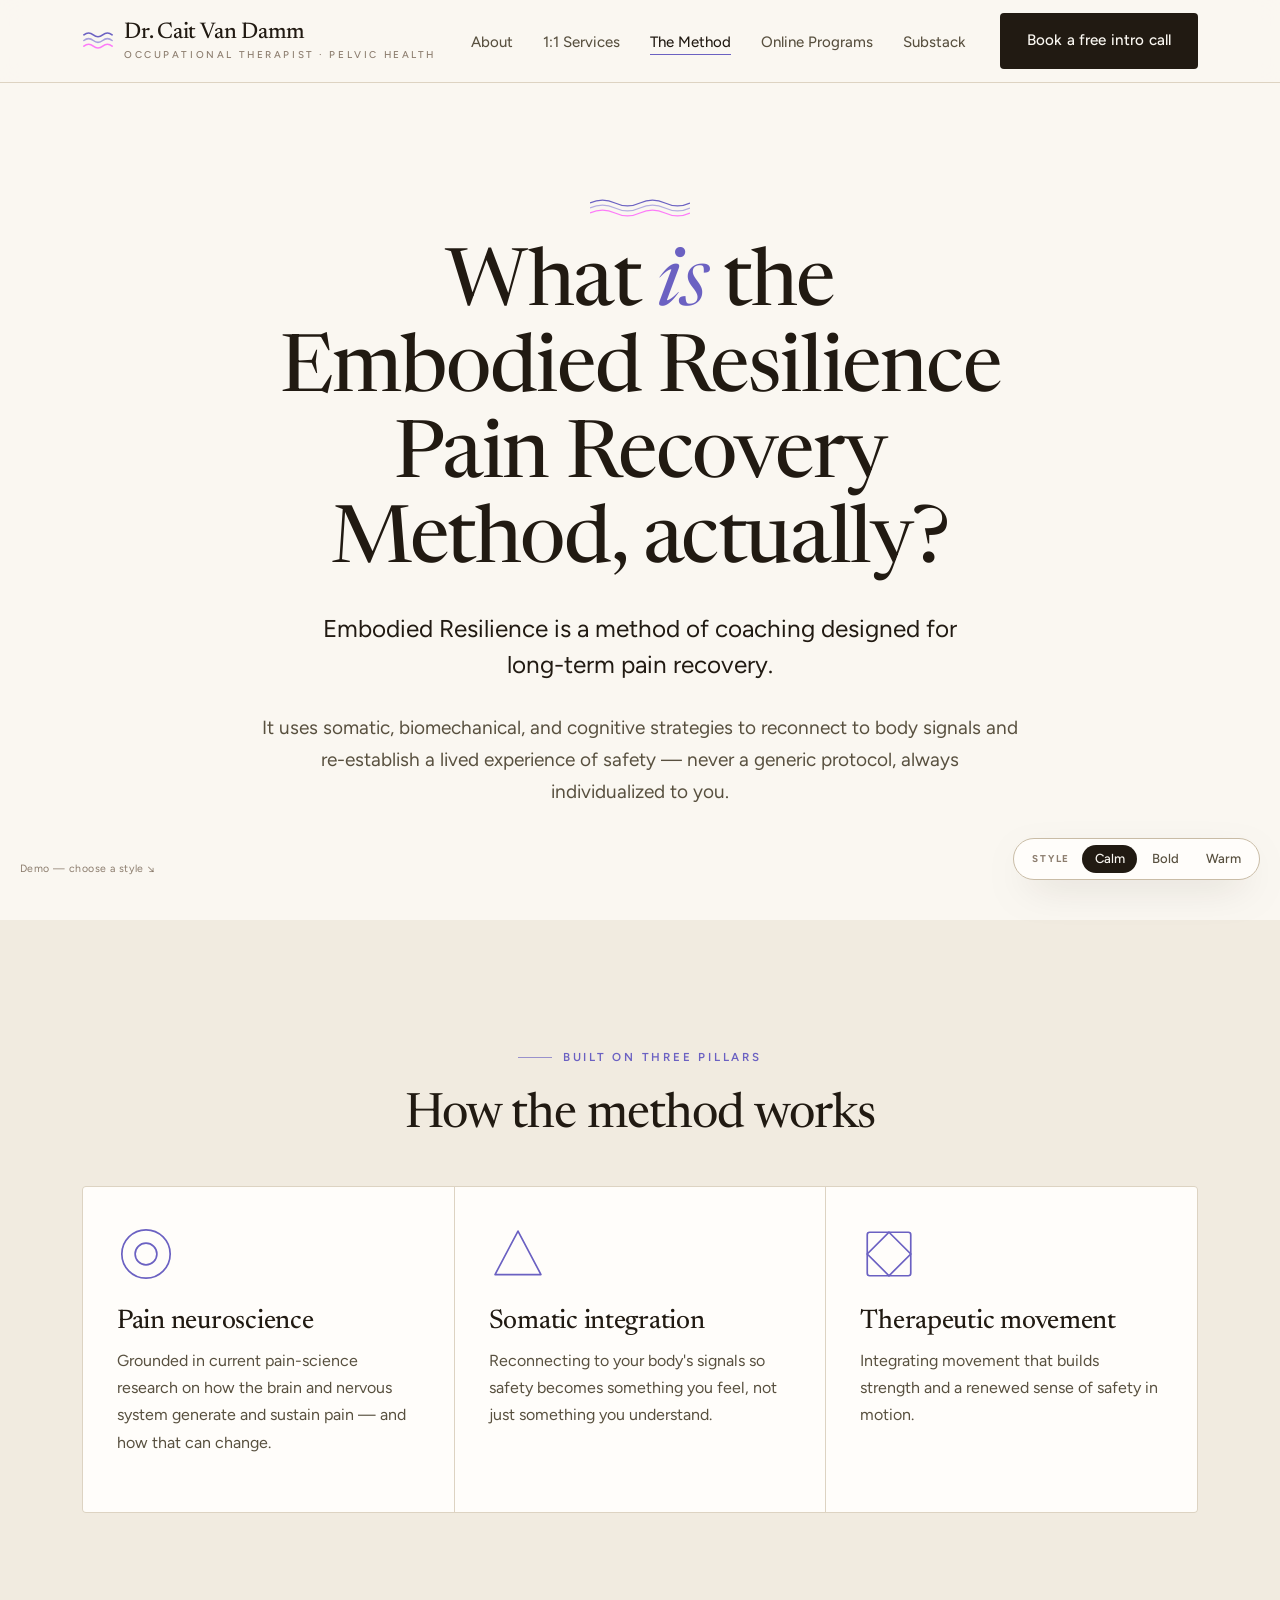
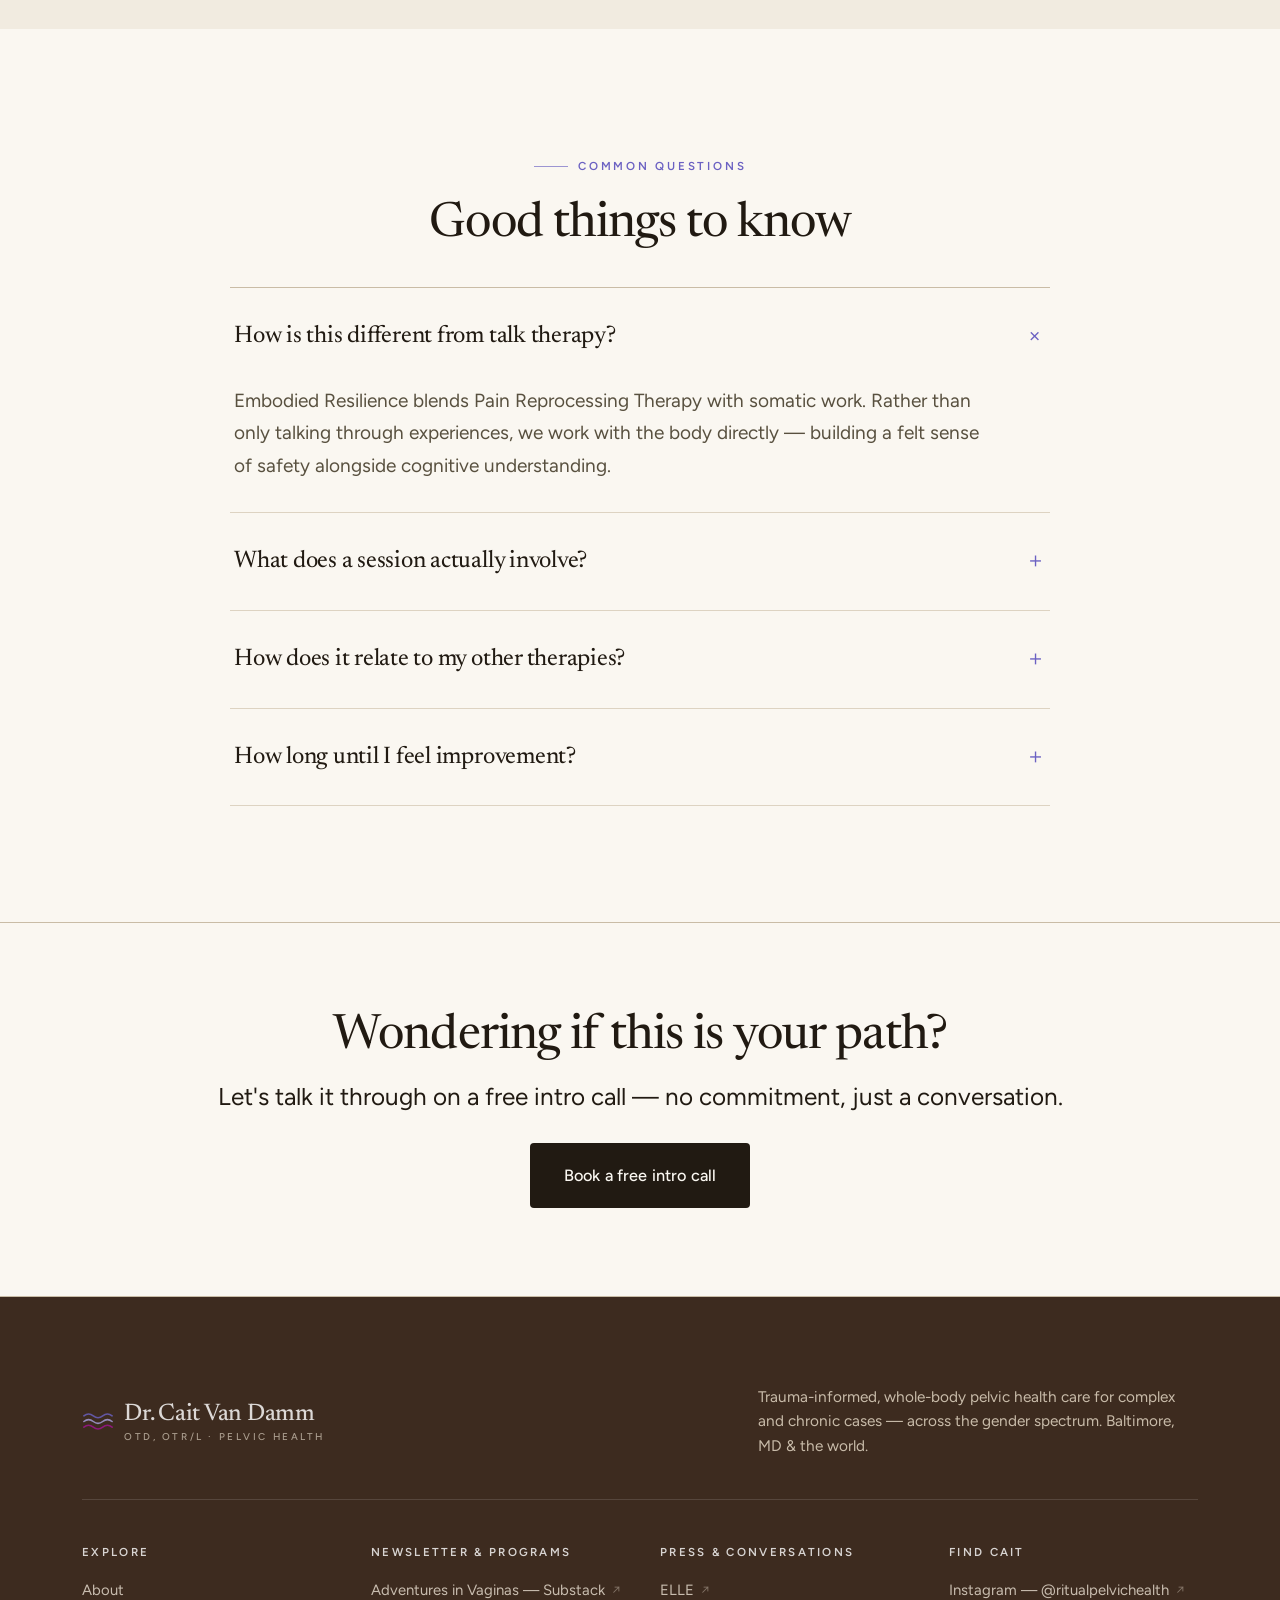
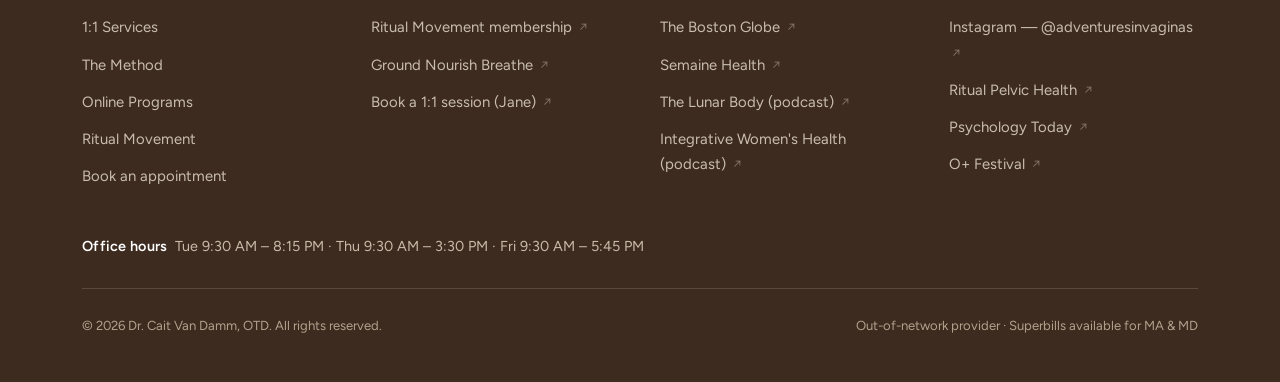
<file: embodied-resilience.html>
<!doctype html>
<html lang="en">
<head>
<meta charset="utf-8" />
<meta name="viewport" content="width=device-width, initial-scale=1" />
<meta name="robots" content="noindex, nofollow" />
<title>The Embodied Resilience Pain Recovery Method — Dr. Cait Van Damm, OT</title>
<meta name="description" content="Embodied Resilience is a method of coaching designed for long-term pain recovery — blending somatic, biomechanical, and cognitive strategies to re-establish a lived experience of safety." />
<link rel="preconnect" href="https://fonts.googleapis.com" />
<link rel="preconnect" href="https://fonts.gstatic.com" crossorigin />
<link href="https://fonts.googleapis.com/css2?family=Newsreader:ital,opsz,wght@0,6..72,400..600;1,6..72,400..520&family=Figtree:wght@400;450;500;600&display=swap" rel="stylesheet" />
<link rel="stylesheet" href="styles.css?v=20260611-13" />
<link rel="icon" href="mark.svg" type="image/svg+xml" />
<meta name="theme-color" content="#3115E5" />
<meta property="og:type" content="website" />
<meta property="og:site_name" content="Dr. Cait Van Damm, OT" />
<meta property="og:title" content="The Embodied Resilience Pain Recovery Method — Dr. Cait Van Damm, OT" />
<meta property="og:description" content="Embodied Resilience is a method of coaching designed for long-term pain recovery — blending somatic, biomechanical, and cognitive strategies to re-establish a lived experience of safety." />
<meta name="twitter:card" content="summary" />
<meta name="twitter:title" content="The Embodied Resilience Pain Recovery Method — Dr. Cait Van Damm, OT" />
<meta name="twitter:description" content="Embodied Resilience is a method of coaching designed for long-term pain recovery — blending somatic, biomechanical, and cognitive strategies to re-establish a lived experience of safety." />
</head>
<body data-theme="calm">

<header class="site-header">
  <div class="container">
    <nav class="nav" aria-label="Primary">
      <a class="brand" href="index.html"><svg class="brand-mark" viewBox="0 0 34 20" aria-hidden="true"><path d="M2 4 q5 -4 10 0 t10 0 t10 0" fill="none" stroke="var(--accent)" stroke-width="1.7" stroke-linecap="round"/><path d="M2 10 q5 -4 10 0 t10 0 t10 0" fill="none" stroke="var(--accent-soft)" stroke-width="1.7" stroke-linecap="round"/><path d="M2 16 q5 -4 10 0 t10 0 t10 0" fill="none" stroke="#ff00ff" stroke-opacity=".5" stroke-width="1.7" stroke-linecap="round"/></svg><span class="brand-text"><b>Dr. Cait Van Damm</b><span>Occupational Therapist · Pelvic Health</span></span></a>
      <ul class="nav-links">
        <li><a href="about.html">About</a></li>
        <li><a href="services.html">1:1 Services</a></li>
        <li><a href="embodied-resilience.html" aria-current="page">The Method</a></li>
        <li><a href="programs.html">Online Programs</a></li>
        <li><a href="https://pelvichealth.substack.com" target="_blank" rel="noopener">Substack</a></li>
      </ul>
      <div class="nav-cta"><a class="btn btn--primary" href="book.html">Book a free intro call</a></div>
      <button class="nav-toggle" aria-label="Menu" aria-expanded="false"><span></span><span></span><span></span></button>
    </nav>
  </div>
  <div class="mobile-menu"><ul>
    <li><a href="about.html">About</a></li>
    <li><a href="services.html">1:1 Services</a></li>
    <li><a href="embodied-resilience.html">The Method</a></li>
    <li><a href="programs.html">Online Programs</a></li>
    <li><a href="ritual-movement.html">Ritual Movement</a></li>
    <li><a href="https://pelvichealth.substack.com" target="_blank" rel="noopener">Adventures in Vaginas</a></li>
  </ul><a class="btn btn--primary" href="book.html">Book a free intro call</a></div>
</header>

<!-- HERO -->
<section class="hero">
  <div class="container center" style="max-width:820px">
    <div class="reveal in">
      <svg class="wave" viewBox="0 0 120 24" aria-hidden="true">
        <path class="w1" d="M0 6 q15 -7 30 0 t30 0 t30 0 t30 0"/>
        <path class="w2" d="M0 12 q15 -7 30 0 t30 0 t30 0 t30 0"/>
        <path class="w3" d="M0 18 q15 -7 30 0 t30 0 t30 0 t30 0"/>
      </svg>
      <h1>What <em>is</em> the Embodied Resilience Pain Recovery Method, actually?</h1>
      <p class="lead">Embodied Resilience is a method of coaching designed for long-term pain recovery.</p>
      <p class="measure" style="margin-inline:auto">It uses somatic, biomechanical, and cognitive strategies to reconnect to body signals and re-establish a lived experience of safety — never a generic protocol, always individualized to you.</p>
    </div>
  </div>
</section>

<!-- THREE PILLARS -->
<section class="section section--alt">
  <div class="container">
    <div class="center reveal" style="margin-bottom:44px"><p class="eyebrow">Built on three pillars</p><h2>How the method works</h2></div>
    <div class="cards cards--3">
      <article class="card reveal">
        <svg class="shape-icon" viewBox="0 0 48 48" aria-hidden="true"><circle cx="24" cy="24" r="20"/><circle cx="24" cy="24" r="9"/></svg>
        <h3>Pain neuroscience</h3>
        <p>Grounded in current pain-science research on how the brain and nervous system generate and sustain pain — and how that can change.</p>
      </article>
      <article class="card reveal">
        <svg class="shape-icon" viewBox="0 0 48 48" aria-hidden="true"><path d="M24 5 L43 41 L5 41 Z" stroke-linejoin="round"/></svg>
        <h3>Somatic integration</h3>
        <p>Reconnecting to your body's signals so safety becomes something you feel, not just something you understand.</p>
      </article>
      <article class="card reveal">
        <svg class="shape-icon" viewBox="0 0 48 48" aria-hidden="true"><rect x="6" y="6" width="36" height="36" rx="2"/><path d="M24 6 L42 24 L24 42 L6 24 Z"/></svg>
        <h3>Therapeutic movement</h3>
        <p>Integrating movement that builds strength and a renewed sense of safety in motion.</p>
      </article>
    </div>
  </div>
</section>

<!-- FAQ -->
<section class="section">
  <div class="container">
    <div class="center reveal" style="margin-bottom:36px"><p class="eyebrow">Common questions</p><h2>Good things to know</h2></div>
    <div class="faq reveal">
      <details open>
        <summary>How is this different from talk therapy?</summary>
        <div class="faq-body">Embodied Resilience blends Pain Reprocessing Therapy with somatic work. Rather than only talking through experiences, we work with the body directly — building a felt sense of safety alongside cognitive understanding.</div>
      </details>
      <details>
        <summary>What does a session actually involve?</summary>
        <div class="faq-body">Sessions start with grounding, then move into client-driven goals that combine cognitive strategies with movement. The work is collaborative and paced to your nervous system, not a fixed script.</div>
      </details>
      <details>
        <summary>How does it relate to my other therapies?</summary>
        <div class="faq-body">It's designed to be complementary. How it fits alongside other care varies by individual — many clients find it deepens and accelerates the work they're already doing.</div>
      </details>
      <details>
        <summary>How long until I feel improvement?</summary>
        <div class="faq-body">Many clients notice initial integration within weeks. A typical commitment is three to six months, which gives the nervous system time to genuinely reorganize.</div>
      </details>
    </div>
  </div>
</section>

<section class="cta-band reveal">
  <div class="container center">
    <h2>Wondering if this is your path?</h2>
    <p class="lead measure" style="margin-inline:auto">Let's talk it through on a free intro call — no commitment, just a conversation.</p>
    <div class="btn-row" style="justify-content:center;margin-top:8px"><a class="btn btn--primary btn--lg" href="book.html">Book a free intro call</a></div>
  </div>
</section>

<footer class="site-footer">
  <div class="container">
    <div class="footer-head">
      <a class="brand" href="index.html"><svg class="brand-mark" viewBox="0 0 34 20" aria-hidden="true"><path d="M2 4 q5 -4 10 0 t10 0 t10 0" fill="none" stroke="var(--accent)" stroke-width="1.7" stroke-linecap="round"/><path d="M2 10 q5 -4 10 0 t10 0 t10 0" fill="none" stroke="var(--accent-soft)" stroke-width="1.7" stroke-linecap="round"/><path d="M2 16 q5 -4 10 0 t10 0 t10 0" fill="none" stroke="#ff00ff" stroke-opacity=".5" stroke-width="1.7" stroke-linecap="round"/></svg><span class="brand-text"><b>Dr. Cait Van Damm</b><span>OTD, OTR/L · Pelvic Health</span></span></a>
      <p class="footer-tag">Trauma-informed, whole-body pelvic health care for complex and chronic cases — across the gender spectrum. Baltimore, MD &amp; the world.</p>
    </div>
    <div class="footer-links">
      <div>
        <h4>Explore</h4>
        <ul>
          <li><a href="about.html">About</a></li>
          <li><a href="services.html">1:1 Services</a></li>
          <li><a href="embodied-resilience.html">The Method</a></li>
          <li><a href="programs.html">Online Programs</a></li>
          <li><a href="ritual-movement.html">Ritual Movement</a></li>
          <li><a href="book.html">Book an appointment</a></li>
        </ul>
      </div>
      <div>
        <h4>Newsletter &amp; Programs</h4>
        <ul>
          <li><a href="https://pelvichealth.substack.com" target="_blank" rel="noopener">Adventures in Vaginas — Substack <span class="ext">&#8599;</span></a></li>
          <li><a href="https://tidal-work.vercel.app" target="_blank" rel="noopener">Ritual Movement membership <span class="ext">&#8599;</span></a></li>
          <li><a href="https://community.groundnourishbreathe.com" target="_blank" rel="noopener">Ground Nourish Breathe <span class="ext">&#8599;</span></a></li>
          <li><a href="https://ritualpelvichealth.janeapp.com" target="_blank" rel="noopener">Book a 1:1 session (Jane) <span class="ext">&#8599;</span></a></li>
        </ul>
      </div>
      <div>
        <h4>Press &amp; Conversations</h4>
        <ul>
          <li><a href="https://www.elle.com/beauty/health-fitness/a60759697/pregnancy-birth-postpartum-free-low-cost-birthing-resources-guide/" target="_blank" rel="noopener">ELLE <span class="ext">&#8599;</span></a></li><li><a href="https://www.bostonglobe.com/2023/08/11/lifestyle/leaking-secret-sometimes-its-hard-be-woman/" target="_blank" rel="noopener">The Boston Globe <span class="ext">&#8599;</span></a></li>
          <li><a href="https://www.semainehealth.com/blogs/science/tete-a-tete-with-dr-cait-van-damm" target="_blank" rel="noopener">Semaine Health <span class="ext">&#8599;</span></a></li>
          <li><a href="https://podcasts.apple.com/us/podcast/pelvic-health-with-dr-cait-van-damm/id1547996664?i=1000583938826" target="_blank" rel="noopener">The Lunar Body (podcast) <span class="ext">&#8599;</span></a></li>
          <li><a href="https://integrativewomenshealthinstitute.com/what-gets-missed-for-chronic-illness-healing-how-simple-unsexy-tools-create-sustainable-recovery-with-robin-randisi-cait-van-damm/" target="_blank" rel="noopener">Integrative Women&#39;s Health (podcast) <span class="ext">&#8599;</span></a></li>
        </ul>
      </div>
      <div>
        <h4>Find Cait</h4>
        <ul>
          <li><a href="https://www.instagram.com/ritualpelvichealth/" target="_blank" rel="noopener">Instagram — @ritualpelvichealth <span class="ext">&#8599;</span></a></li>
          <li><a href="https://instagram.com/adventuresinvaginas/" target="_blank" rel="noopener">Instagram — @adventuresinvaginas <span class="ext">&#8599;</span></a></li>
          <li><a href="https://www.ritualpelvichealth.com" target="_blank" rel="noopener">Ritual Pelvic Health <span class="ext">&#8599;</span></a></li>
          <li><a href="https://www.psychologytoday.com/us/therapists/cait-van-damm-baltimore-md/1573245" target="_blank" rel="noopener">Psychology Today <span class="ext">&#8599;</span></a></li>
          <li><a href="https://opositivefestival.org/alumnus/cait-van-damm/" target="_blank" rel="noopener">O+ Festival <span class="ext">&#8599;</span></a></li>
        </ul>
      </div>
    </div>
    <div class="footer-meta">
      <span><b>Office hours</b> &nbsp;Tue 9:30 AM – 8:15 PM · Thu 9:30 AM – 3:30 PM · Fri 9:30 AM – 5:45 PM</span>
    </div>
    <div class="footer-bottom">
      <span>© 2026 Dr. Cait Van Damm, OTD. All rights reserved.</span>
      <span>Out-of-network provider · Superbills available for MA &amp; MD</span>
    </div>
  </div>
</footer>


<div class="stamp">Demo — choose a style ↘</div>
<script src="app.js?v=20260611-13"></script>
</body>
</html>
</file>
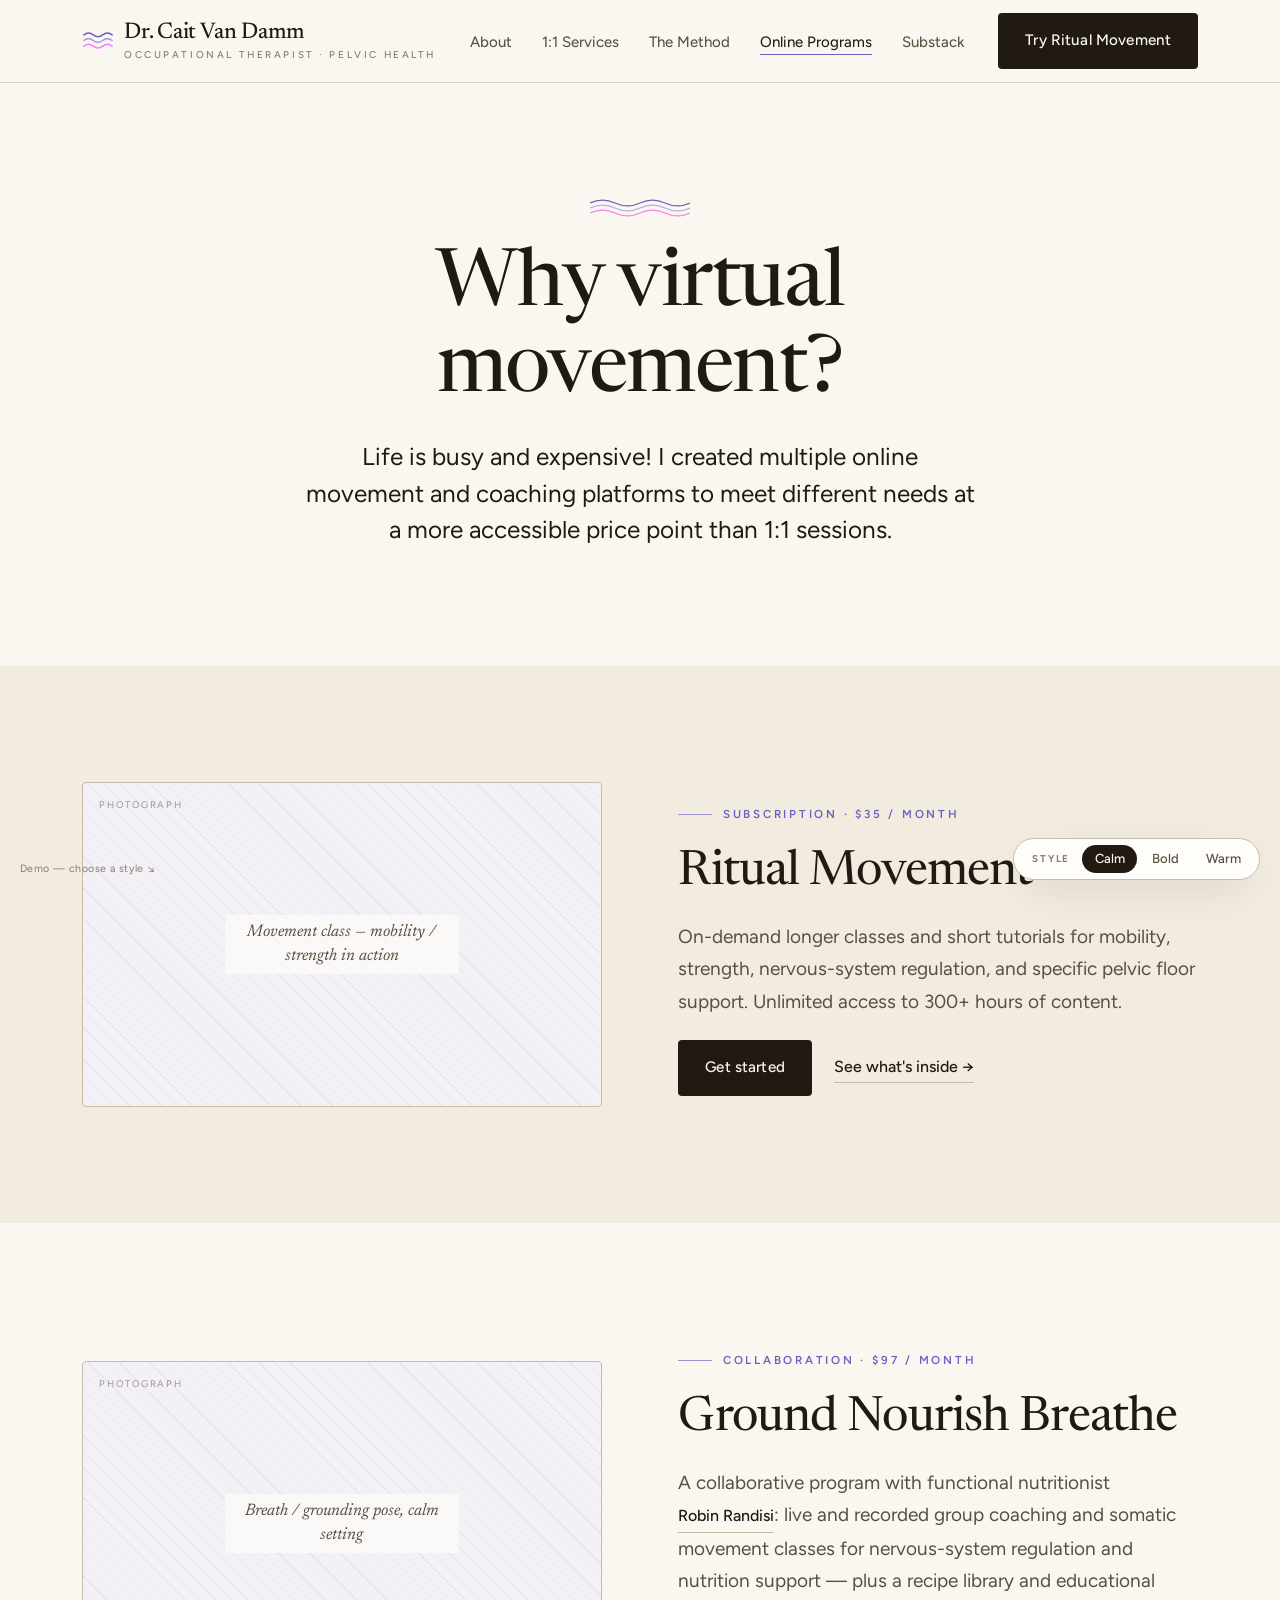
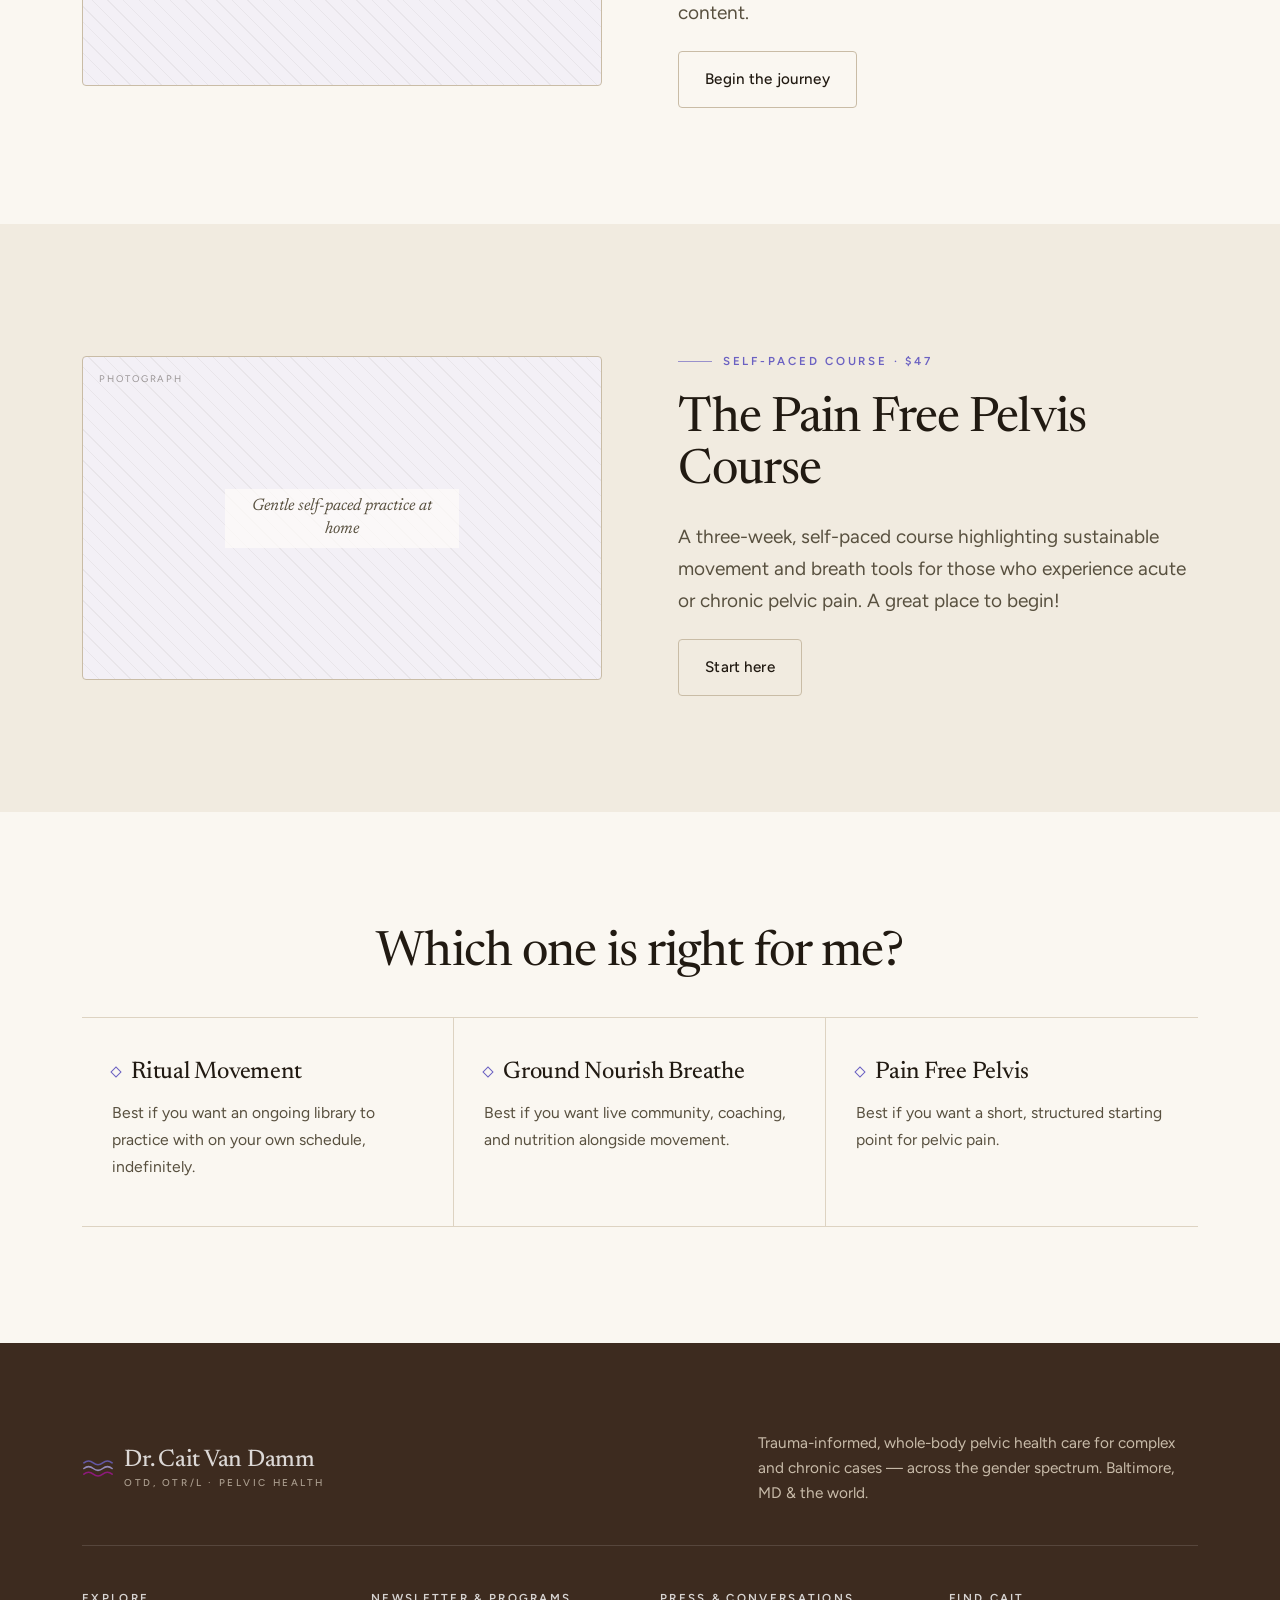
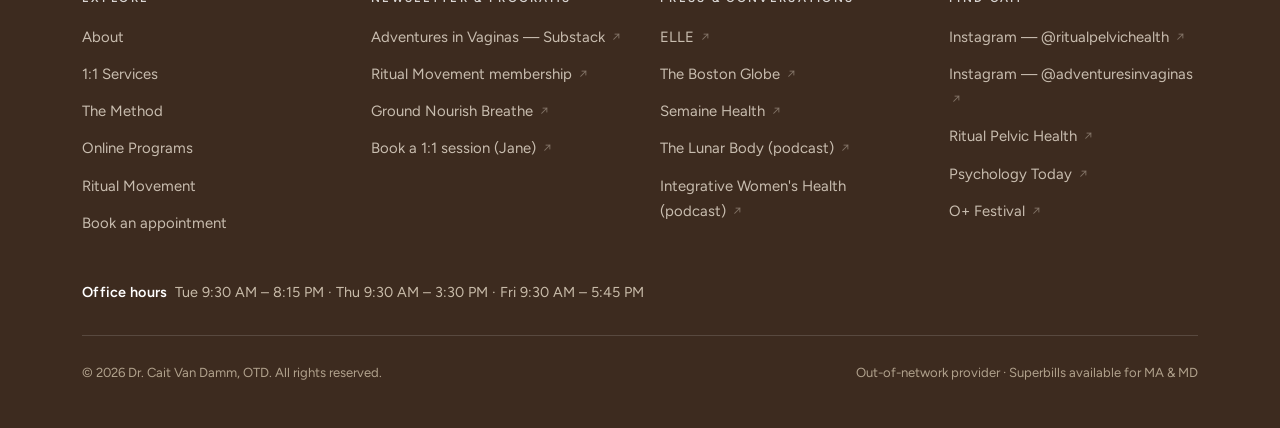
<file: programs.html>
<!doctype html>
<html lang="en">
<head>
<meta charset="utf-8" />
<meta name="viewport" content="width=device-width, initial-scale=1" />
<meta name="robots" content="noindex, nofollow" />
<title>Online Movement Programs — Dr. Cait Van Damm, OT</title>
<meta name="description" content="Accessible online movement and coaching from Dr. Cait Van Damm: Ritual Movement on-demand library, Ground Nourish Breathe, and the Pain Free Pelvis course." />
<link rel="preconnect" href="https://fonts.googleapis.com" />
<link rel="preconnect" href="https://fonts.gstatic.com" crossorigin />
<link href="https://fonts.googleapis.com/css2?family=Newsreader:ital,opsz,wght@0,6..72,400..600;1,6..72,400..520&family=Figtree:wght@400;450;500;600&display=swap" rel="stylesheet" />
<link rel="stylesheet" href="styles.css?v=20260611-13" />
<link rel="icon" href="mark.svg" type="image/svg+xml" />
<meta name="theme-color" content="#3115E5" />
<meta property="og:type" content="website" />
<meta property="og:site_name" content="Dr. Cait Van Damm, OT" />
<meta property="og:title" content="Online Movement Programs — Dr. Cait Van Damm, OT" />
<meta property="og:description" content="Accessible online movement and coaching from Dr. Cait Van Damm: Ritual Movement on-demand library, Ground Nourish Breathe, and the Pain Free Pelvis course." />
<meta name="twitter:card" content="summary" />
<meta name="twitter:title" content="Online Movement Programs — Dr. Cait Van Damm, OT" />
<meta name="twitter:description" content="Accessible online movement and coaching from Dr. Cait Van Damm: Ritual Movement on-demand library, Ground Nourish Breathe, and the Pain Free Pelvis course." />
</head>
<body data-theme="calm">

<header class="site-header">
  <div class="container">
    <nav class="nav" aria-label="Primary">
      <a class="brand" href="index.html"><svg class="brand-mark" viewBox="0 0 34 20" aria-hidden="true"><path d="M2 4 q5 -4 10 0 t10 0 t10 0" fill="none" stroke="var(--accent)" stroke-width="1.7" stroke-linecap="round"/><path d="M2 10 q5 -4 10 0 t10 0 t10 0" fill="none" stroke="var(--accent-soft)" stroke-width="1.7" stroke-linecap="round"/><path d="M2 16 q5 -4 10 0 t10 0 t10 0" fill="none" stroke="#ff00ff" stroke-opacity=".5" stroke-width="1.7" stroke-linecap="round"/></svg><span class="brand-text"><b>Dr. Cait Van Damm</b><span>Occupational Therapist · Pelvic Health</span></span></a>
      <ul class="nav-links">
        <li><a href="about.html">About</a></li>
        <li><a href="services.html">1:1 Services</a></li>
        <li><a href="embodied-resilience.html">The Method</a></li>
        <li><a href="programs.html" aria-current="page">Online Programs</a></li>
        <li><a href="https://pelvichealth.substack.com" target="_blank" rel="noopener">Substack</a></li>
      </ul>
      <div class="nav-cta"><a class="btn btn--primary" href="ritual-movement.html">Try Ritual Movement</a></div>
      <button class="nav-toggle" aria-label="Menu" aria-expanded="false"><span></span><span></span><span></span></button>
    </nav>
  </div>
  <div class="mobile-menu"><ul>
    <li><a href="about.html">About</a></li>
    <li><a href="services.html">1:1 Services</a></li>
    <li><a href="embodied-resilience.html">The Method</a></li>
    <li><a href="programs.html">Online Programs</a></li>
    <li><a href="ritual-movement.html">Ritual Movement</a></li>
    <li><a href="https://pelvichealth.substack.com" target="_blank" rel="noopener">Adventures in Vaginas</a></li>
  </ul><a class="btn btn--primary" href="ritual-movement.html">Try Ritual Movement</a></div>
</header>

<!-- HERO -->
<section class="hero">
  <div class="container center" style="max-width:760px">
    <div class="reveal in">
      <svg class="wave" viewBox="0 0 120 24" aria-hidden="true">
        <path class="w1" d="M0 6 q15 -7 30 0 t30 0 t30 0 t30 0"/>
        <path class="w2" d="M0 12 q15 -7 30 0 t30 0 t30 0 t30 0"/>
        <path class="w3" d="M0 18 q15 -7 30 0 t30 0 t30 0 t30 0"/>
      </svg>
      <h1>Why virtual movement?</h1>
      <p class="lead">Life is busy and expensive! I created multiple online movement and coaching platforms to meet different needs at a more accessible price point than 1:1 sessions.</p>
    </div>
  </div>
</section>

<!-- PROGRAM 1 -->
<section class="section section--alt">
  <div class="container split">
    <div class="split-media reveal"><div class="ph ph--wide"><span>Movement class — mobility / strength in action</span></div></div>
    <div class="reveal">
      <p class="eyebrow">Subscription · $35 / month</p>
      <h2>Ritual Movement</h2>
      <p>On-demand longer classes and short tutorials for mobility, strength, nervous-system regulation, and specific pelvic floor support. Unlimited access to 300+ hours of content.</p>
      <div class="btn-row"><a class="btn btn--primary" href="ritual-movement.html">Get started</a><a class="link-arrow" href="ritual-movement.html">See what's inside →</a></div>
    </div>
  </div>
</section>

<!-- PROGRAM 2 -->
<section class="section">
  <div class="container split split--flip">
    <div class="split-media reveal"><div class="ph ph--wide"><span>Breath / grounding pose, calm setting</span></div></div>
    <div class="reveal">
      <p class="eyebrow">Collaboration · $97 / month</p>
      <h2>Ground Nourish Breathe</h2>
      <p>A collaborative program with functional nutritionist <a class="link-arrow" href="https://www.robinrandisi.com" target="_blank" rel="noopener">Robin Randisi</a>: live and recorded group coaching and somatic movement classes for nervous-system regulation and nutrition support — plus a recipe library and educational content.</p>
      <a class="btn btn--ghost" href="https://community.groundnourishbreathe.com" target="_blank" rel="noopener">Begin the journey</a>
    </div>
  </div>
</section>

<!-- PROGRAM 3 -->
<section class="section section--alt">
  <div class="container split">
    <div class="split-media reveal"><div class="ph ph--wide"><span>Gentle self-paced practice at home</span></div></div>
    <div class="reveal">
      <p class="eyebrow">Self-paced course · $47</p>
      <h2>The Pain Free Pelvis Course</h2>
      <p>A three-week, self-paced course highlighting sustainable movement and breath tools for those who experience acute or chronic pelvic pain. A great place to begin!</p>
      <a class="btn btn--ghost" href="book.html">Start here</a>
    </div>
  </div>
</section>

<!-- COMPARE -->
<section class="section">
  <div class="container">
    <div class="center reveal" style="margin-bottom:36px"><h2>Which one is right for me?</h2></div>
    <div class="detail-band">
      <div class="item reveal"><b>Ritual Movement</b><p>Best if you want an ongoing library to practice with on your own schedule, indefinitely.</p></div>
      <div class="item reveal"><b>Ground Nourish Breathe</b><p>Best if you want live community, coaching, and nutrition alongside movement.</p></div>
      <div class="item reveal"><b>Pain Free Pelvis</b><p>Best if you want a short, structured starting point for pelvic pain.</p></div>
    </div>
  </div>
</section>

<footer class="site-footer">
  <div class="container">
    <div class="footer-head">
      <a class="brand" href="index.html"><svg class="brand-mark" viewBox="0 0 34 20" aria-hidden="true"><path d="M2 4 q5 -4 10 0 t10 0 t10 0" fill="none" stroke="var(--accent)" stroke-width="1.7" stroke-linecap="round"/><path d="M2 10 q5 -4 10 0 t10 0 t10 0" fill="none" stroke="var(--accent-soft)" stroke-width="1.7" stroke-linecap="round"/><path d="M2 16 q5 -4 10 0 t10 0 t10 0" fill="none" stroke="#ff00ff" stroke-opacity=".5" stroke-width="1.7" stroke-linecap="round"/></svg><span class="brand-text"><b>Dr. Cait Van Damm</b><span>OTD, OTR/L · Pelvic Health</span></span></a>
      <p class="footer-tag">Trauma-informed, whole-body pelvic health care for complex and chronic cases — across the gender spectrum. Baltimore, MD &amp; the world.</p>
    </div>
    <div class="footer-links">
      <div>
        <h4>Explore</h4>
        <ul>
          <li><a href="about.html">About</a></li>
          <li><a href="services.html">1:1 Services</a></li>
          <li><a href="embodied-resilience.html">The Method</a></li>
          <li><a href="programs.html">Online Programs</a></li>
          <li><a href="ritual-movement.html">Ritual Movement</a></li>
          <li><a href="book.html">Book an appointment</a></li>
        </ul>
      </div>
      <div>
        <h4>Newsletter &amp; Programs</h4>
        <ul>
          <li><a href="https://pelvichealth.substack.com" target="_blank" rel="noopener">Adventures in Vaginas — Substack <span class="ext">&#8599;</span></a></li>
          <li><a href="https://tidal-work.vercel.app" target="_blank" rel="noopener">Ritual Movement membership <span class="ext">&#8599;</span></a></li>
          <li><a href="https://community.groundnourishbreathe.com" target="_blank" rel="noopener">Ground Nourish Breathe <span class="ext">&#8599;</span></a></li>
          <li><a href="https://ritualpelvichealth.janeapp.com" target="_blank" rel="noopener">Book a 1:1 session (Jane) <span class="ext">&#8599;</span></a></li>
        </ul>
      </div>
      <div>
        <h4>Press &amp; Conversations</h4>
        <ul>
          <li><a href="https://www.elle.com/beauty/health-fitness/a60759697/pregnancy-birth-postpartum-free-low-cost-birthing-resources-guide/" target="_blank" rel="noopener">ELLE <span class="ext">&#8599;</span></a></li><li><a href="https://www.bostonglobe.com/2023/08/11/lifestyle/leaking-secret-sometimes-its-hard-be-woman/" target="_blank" rel="noopener">The Boston Globe <span class="ext">&#8599;</span></a></li>
          <li><a href="https://www.semainehealth.com/blogs/science/tete-a-tete-with-dr-cait-van-damm" target="_blank" rel="noopener">Semaine Health <span class="ext">&#8599;</span></a></li>
          <li><a href="https://podcasts.apple.com/us/podcast/pelvic-health-with-dr-cait-van-damm/id1547996664?i=1000583938826" target="_blank" rel="noopener">The Lunar Body (podcast) <span class="ext">&#8599;</span></a></li>
          <li><a href="https://integrativewomenshealthinstitute.com/what-gets-missed-for-chronic-illness-healing-how-simple-unsexy-tools-create-sustainable-recovery-with-robin-randisi-cait-van-damm/" target="_blank" rel="noopener">Integrative Women&#39;s Health (podcast) <span class="ext">&#8599;</span></a></li>
        </ul>
      </div>
      <div>
        <h4>Find Cait</h4>
        <ul>
          <li><a href="https://www.instagram.com/ritualpelvichealth/" target="_blank" rel="noopener">Instagram — @ritualpelvichealth <span class="ext">&#8599;</span></a></li>
          <li><a href="https://instagram.com/adventuresinvaginas/" target="_blank" rel="noopener">Instagram — @adventuresinvaginas <span class="ext">&#8599;</span></a></li>
          <li><a href="https://www.ritualpelvichealth.com" target="_blank" rel="noopener">Ritual Pelvic Health <span class="ext">&#8599;</span></a></li>
          <li><a href="https://www.psychologytoday.com/us/therapists/cait-van-damm-baltimore-md/1573245" target="_blank" rel="noopener">Psychology Today <span class="ext">&#8599;</span></a></li>
          <li><a href="https://opositivefestival.org/alumnus/cait-van-damm/" target="_blank" rel="noopener">O+ Festival <span class="ext">&#8599;</span></a></li>
        </ul>
      </div>
    </div>
    <div class="footer-meta">
      <span><b>Office hours</b> &nbsp;Tue 9:30 AM – 8:15 PM · Thu 9:30 AM – 3:30 PM · Fri 9:30 AM – 5:45 PM</span>
    </div>
    <div class="footer-bottom">
      <span>© 2026 Dr. Cait Van Damm, OTD. All rights reserved.</span>
      <span>Out-of-network provider · Superbills available for MA &amp; MD</span>
    </div>
  </div>
</footer>


<div class="stamp">Demo — choose a style ↘</div>
<script src="app.js?v=20260611-13"></script>
</body>
</html>
</file>
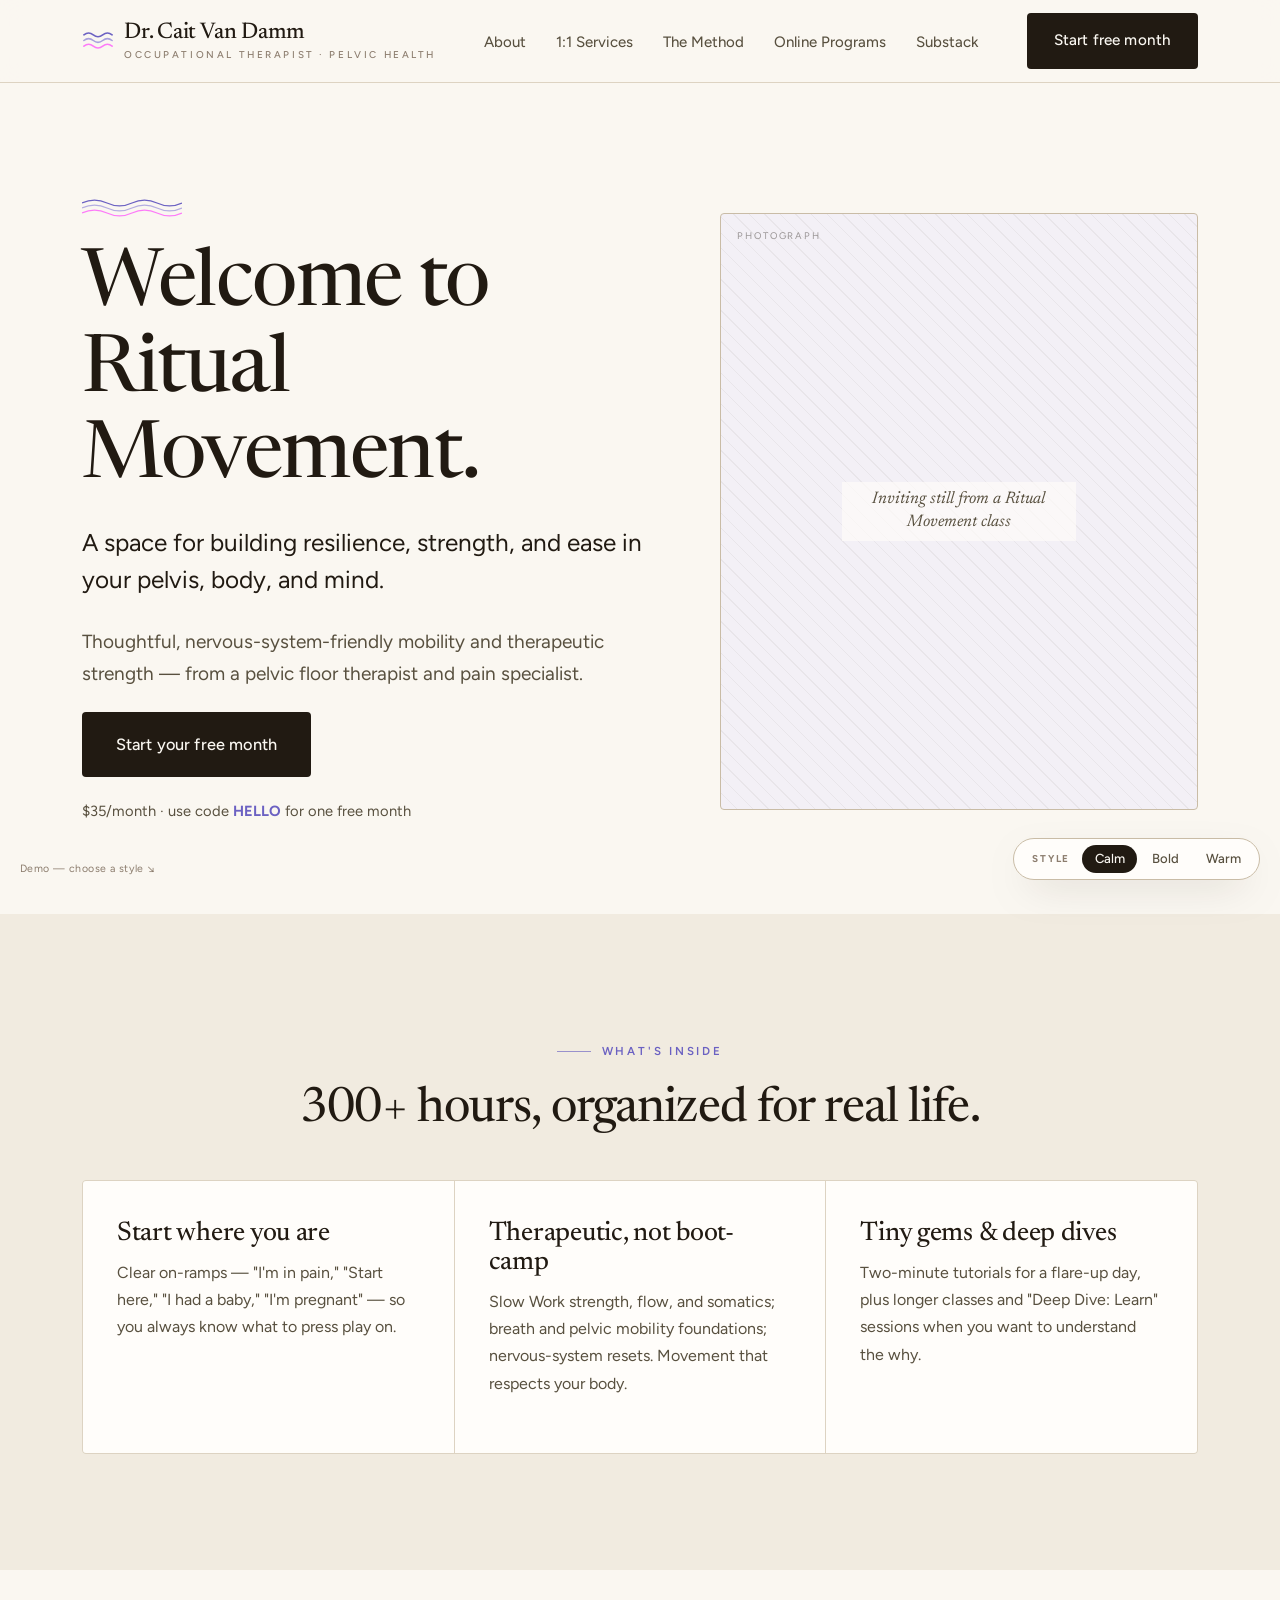
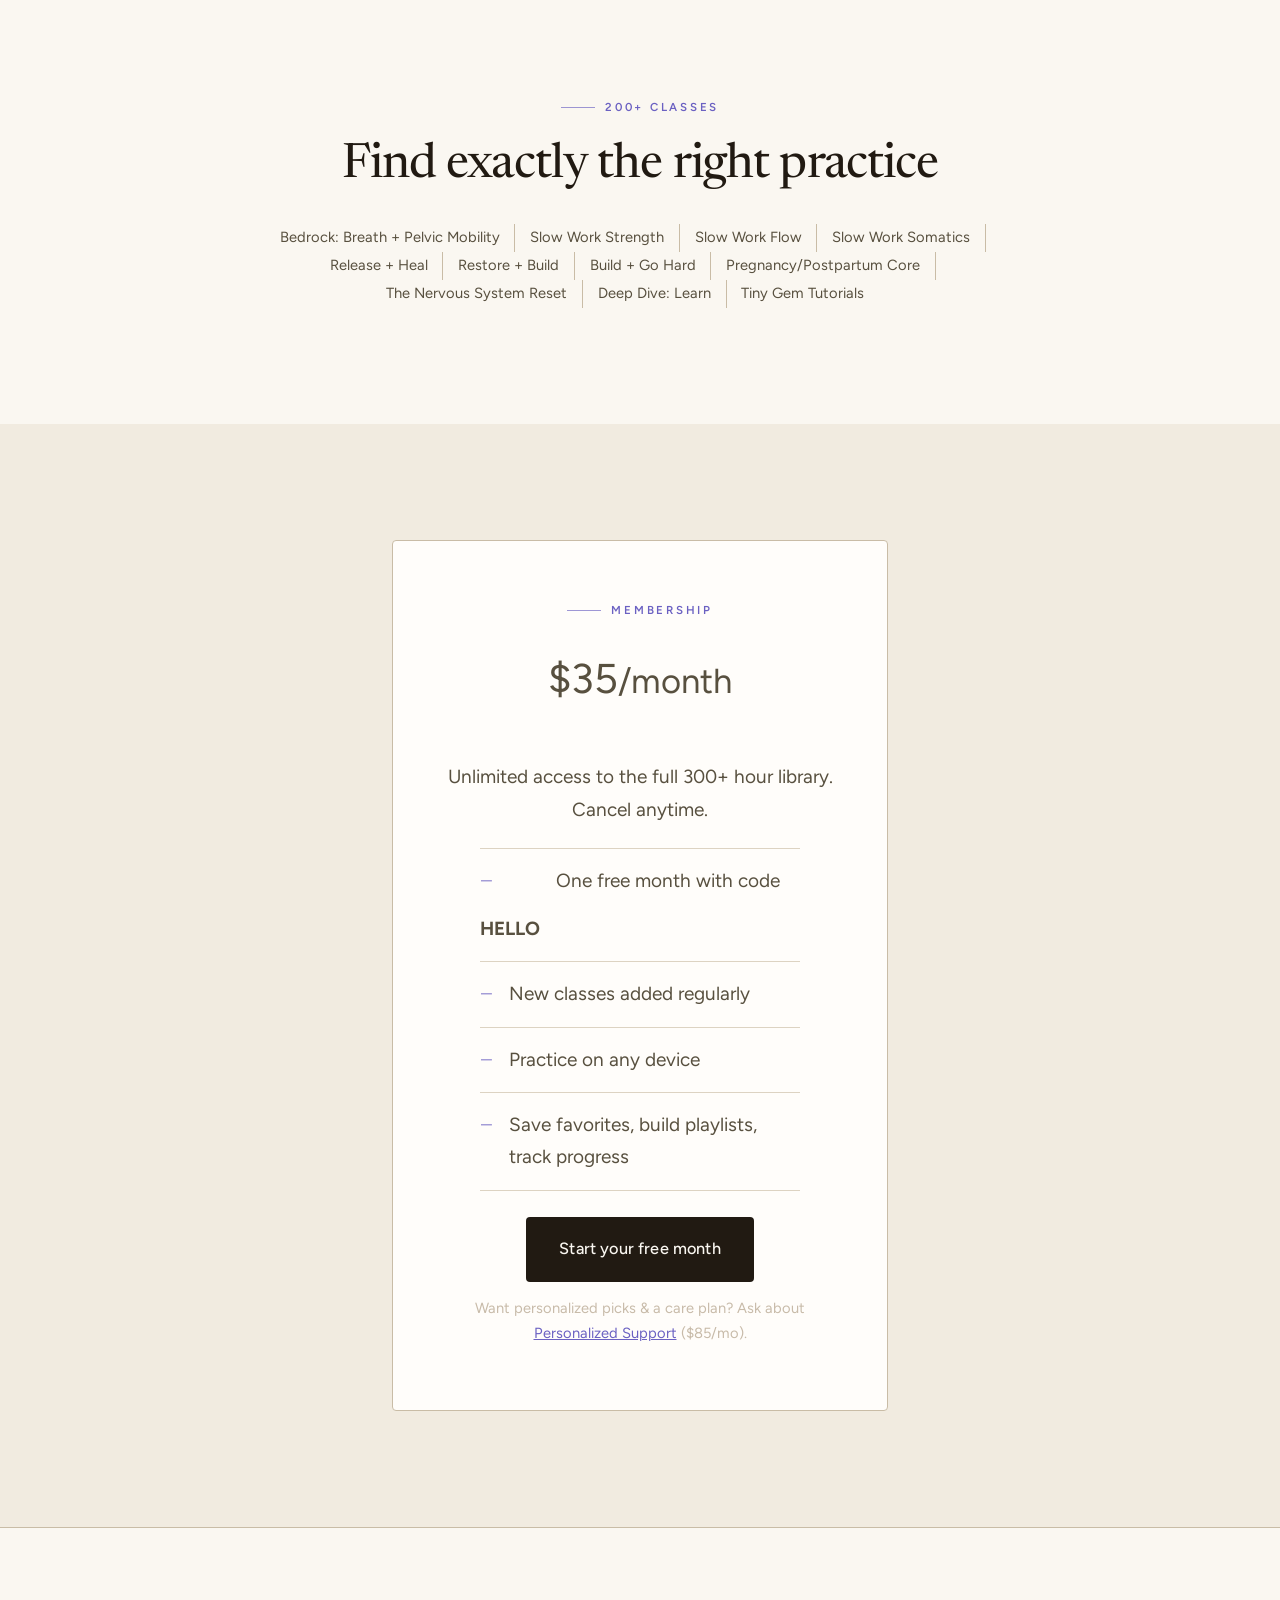
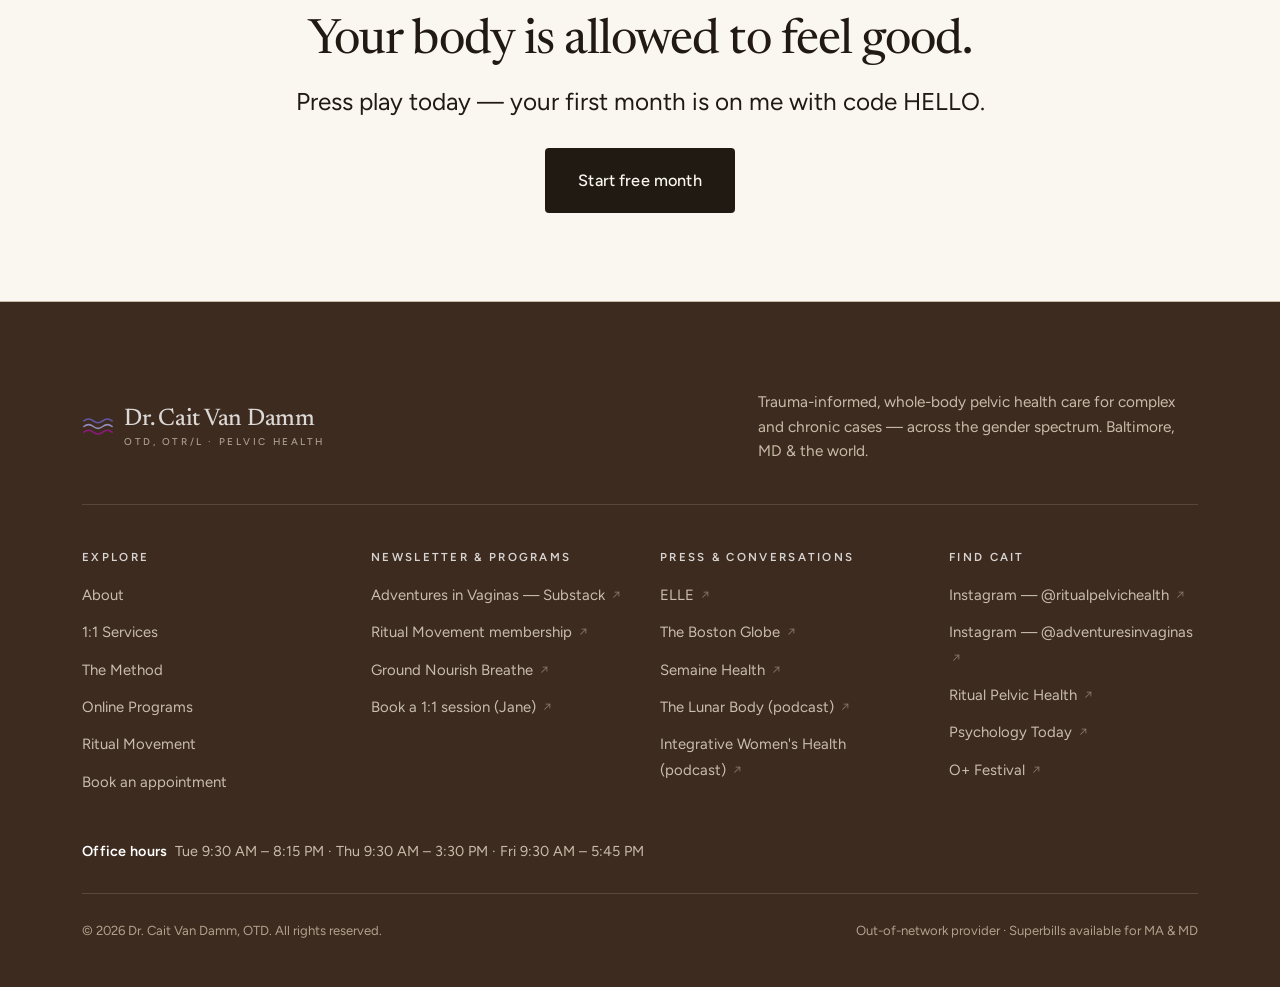
<file: ritual-movement.html>
<!doctype html>
<html lang="en">
<head>
<meta charset="utf-8" />
<meta name="viewport" content="width=device-width, initial-scale=1" />
<meta name="robots" content="noindex, nofollow" />
<title>Ritual Movement — therapeutic movement membership · Dr. Cait Van Damm</title>
<meta name="description" content="Ritual Movement: a space for building resilience, strength, and ease in your pelvis, body, and mind. 300+ hours of nervous-system-friendly therapeutic movement for $35/month." />
<link rel="preconnect" href="https://fonts.googleapis.com" />
<link rel="preconnect" href="https://fonts.gstatic.com" crossorigin />
<link href="https://fonts.googleapis.com/css2?family=Newsreader:ital,opsz,wght@0,6..72,400..600;1,6..72,400..520&family=Figtree:wght@400;450;500;600&display=swap" rel="stylesheet" />
<link rel="stylesheet" href="styles.css?v=20260611-13" />
<link rel="icon" href="mark.svg" type="image/svg+xml" />
<meta name="theme-color" content="#3115E5" />
<meta property="og:type" content="website" />
<meta property="og:site_name" content="Dr. Cait Van Damm, OT" />
<meta property="og:title" content="Ritual Movement — therapeutic movement membership · Dr. Cait Van Damm" />
<meta property="og:description" content="Ritual Movement: a space for building resilience, strength, and ease in your pelvis, body, and mind. 300+ hours of nervous-system-friendly therapeutic movement for $35/month." />
<meta name="twitter:card" content="summary" />
<meta name="twitter:title" content="Ritual Movement — therapeutic movement membership · Dr. Cait Van Damm" />
<meta name="twitter:description" content="Ritual Movement: a space for building resilience, strength, and ease in your pelvis, body, and mind. 300+ hours of nervous-system-friendly therapeutic movement for $35/month." />
</head>
<body data-theme="calm">

<header class="site-header">
  <div class="container">
    <nav class="nav" aria-label="Primary">
      <a class="brand" href="index.html"><svg class="brand-mark" viewBox="0 0 34 20" aria-hidden="true"><path d="M2 4 q5 -4 10 0 t10 0 t10 0" fill="none" stroke="var(--accent)" stroke-width="1.7" stroke-linecap="round"/><path d="M2 10 q5 -4 10 0 t10 0 t10 0" fill="none" stroke="var(--accent-soft)" stroke-width="1.7" stroke-linecap="round"/><path d="M2 16 q5 -4 10 0 t10 0 t10 0" fill="none" stroke="#ff00ff" stroke-opacity=".5" stroke-width="1.7" stroke-linecap="round"/></svg><span class="brand-text"><b>Dr. Cait Van Damm</b><span>Occupational Therapist · Pelvic Health</span></span></a>
      <ul class="nav-links">
        <li><a href="about.html">About</a></li>
        <li><a href="services.html">1:1 Services</a></li>
        <li><a href="embodied-resilience.html">The Method</a></li>
        <li><a href="programs.html">Online Programs</a></li>
        <li><a href="https://pelvichealth.substack.com" target="_blank" rel="noopener">Substack</a></li>
      </ul>
      <div class="nav-cta"><a class="btn btn--primary" href="https://tidal-work.vercel.app/signup" target="_blank" rel="noopener">Start free month</a></div>
      <button class="nav-toggle" aria-label="Menu" aria-expanded="false"><span></span><span></span><span></span></button>
    </nav>
  </div>
  <div class="mobile-menu"><ul>
    <li><a href="about.html">About</a></li>
    <li><a href="services.html">1:1 Services</a></li>
    <li><a href="embodied-resilience.html">The Method</a></li>
    <li><a href="programs.html">Online Programs</a></li>
    <li><a href="ritual-movement.html">Ritual Movement</a></li>
    <li><a href="https://pelvichealth.substack.com" target="_blank" rel="noopener">Adventures in Vaginas</a></li>
  </ul><a class="btn btn--primary" href="https://tidal-work.vercel.app/signup" target="_blank" rel="noopener">Start free month</a></div>
</header>

<!-- HERO -->
<section class="hero">
  <div class="container hero-grid">
    <div class="reveal in">
      <svg class="wave" viewBox="0 0 120 24" aria-hidden="true">
        <path class="w1" d="M0 6 q15 -7 30 0 t30 0 t30 0 t30 0"/>
        <path class="w2" d="M0 12 q15 -7 30 0 t30 0 t30 0 t30 0"/>
        <path class="w3" d="M0 18 q15 -7 30 0 t30 0 t30 0 t30 0"/>
      </svg>
      <h1>Welcome to Ritual Movement.</h1>
      <p class="lead">A space for building resilience, strength, and ease in your pelvis, body, and mind.</p>
      <p>Thoughtful, nervous-system-friendly mobility and therapeutic strength — from a pelvic floor therapist and pain specialist.</p>
      <div class="btn-row">
        <a class="btn btn--primary btn--lg" href="https://tidal-work.vercel.app/signup" target="_blank" rel="noopener">Start your free month</a>
        <span class="footer-hours" style="color:var(--text-soft)">$35/month · use code <b style="color:var(--accent)">HELLO</b> for one free month</span>
      </div>
    </div>
    <div class="reveal in"><div class="ph ph--portrait"><span>Inviting still from a Ritual Movement class</span></div></div>
  </div>
</section>

<!-- VALUE -->
<section class="section section--alt">
  <div class="container">
    <div class="center reveal" style="margin-bottom:44px"><p class="eyebrow">What's inside</p><h2>300+ hours, organized for real life.</h2></div>
    <div class="cards cards--3">
      <article class="card reveal"><h3>Start where you are</h3><p>Clear on-ramps — "I'm in pain," "Start here," "I had a baby," "I'm pregnant" — so you always know what to press play on.</p></article>
      <article class="card reveal"><h3>Therapeutic, not boot-camp</h3><p>Slow Work strength, flow, and somatics; breath and pelvic mobility foundations; nervous-system resets. Movement that respects your body.</p></article>
      <article class="card reveal"><h3>Tiny gems &amp; deep dives</h3><p>Two-minute tutorials for a flare-up day, plus longer classes and "Deep Dive: Learn" sessions when you want to understand the why.</p></article>
    </div>
  </div>
</section>

<!-- CATEGORIES -->
<section class="section">
  <div class="container">
    <div class="center reveal" style="margin-bottom:32px"><p class="eyebrow">200+ classes</p><h2>Find exactly the right practice</h2></div>
    <div class="center reveal">
      <ul class="taglist" style="justify-content:center;max-width:760px;margin-inline:auto">
        <li>Bedrock: Breath + Pelvic Mobility</li><li>Slow Work Strength</li><li>Slow Work Flow</li>
        <li>Slow Work Somatics</li><li>Release + Heal</li><li>Restore + Build</li><li>Build + Go Hard</li>
        <li>Pregnancy/Postpartum Core</li><li>The Nervous System Reset</li><li>Deep Dive: Learn</li><li>Tiny Gem Tutorials</li>
      </ul>
    </div>
  </div>
</section>

<!-- PRICING -->
<section class="section section--alt">
  <div class="container" style="max-width:560px">
    <div class="panel reveal center" style="padding:48px">
      <p class="eyebrow">Membership</p>
      <p class="price" style="font-size:2.6rem">$35<small>/month</small></p>
      <p>Unlimited access to the full 300+ hour library. Cancel anytime.</p>
      <ul class="checklist" style="text-align:left;max-width:320px;margin:18px auto 0">
        <li>One free month with code <b>HELLO</b></li>
        <li>New classes added regularly</li>
        <li>Practice on any device</li>
        <li>Save favorites, build playlists, track progress</li>
      </ul>
      <a class="btn btn--primary btn--lg" style="margin-top:26px" href="https://tidal-work.vercel.app/signup" target="_blank" rel="noopener">Start your free month</a>
      <p class="footer-hours" style="margin-top:14px">Want personalized picks &amp; a care plan? Ask about <a href="https://tidal-work.vercel.app/upgrade" target="_blank" rel="noopener" style="color:var(--accent)">Personalized Support</a> ($85/mo).</p>
    </div>
  </div>
</section>

<section class="cta-band reveal">
  <div class="container center">
    <h2>Your body is allowed to feel good.</h2>
    <p class="lead measure" style="margin-inline:auto">Press play today — your first month is on me with code HELLO.</p>
    <div class="btn-row" style="justify-content:center;margin-top:8px"><a class="btn btn--primary btn--lg" href="https://tidal-work.vercel.app/signup" target="_blank" rel="noopener">Start free month</a></div>
  </div>
</section>

<footer class="site-footer">
  <div class="container">
    <div class="footer-head">
      <a class="brand" href="index.html"><svg class="brand-mark" viewBox="0 0 34 20" aria-hidden="true"><path d="M2 4 q5 -4 10 0 t10 0 t10 0" fill="none" stroke="var(--accent)" stroke-width="1.7" stroke-linecap="round"/><path d="M2 10 q5 -4 10 0 t10 0 t10 0" fill="none" stroke="var(--accent-soft)" stroke-width="1.7" stroke-linecap="round"/><path d="M2 16 q5 -4 10 0 t10 0 t10 0" fill="none" stroke="#ff00ff" stroke-opacity=".5" stroke-width="1.7" stroke-linecap="round"/></svg><span class="brand-text"><b>Dr. Cait Van Damm</b><span>OTD, OTR/L · Pelvic Health</span></span></a>
      <p class="footer-tag">Trauma-informed, whole-body pelvic health care for complex and chronic cases — across the gender spectrum. Baltimore, MD &amp; the world.</p>
    </div>
    <div class="footer-links">
      <div>
        <h4>Explore</h4>
        <ul>
          <li><a href="about.html">About</a></li>
          <li><a href="services.html">1:1 Services</a></li>
          <li><a href="embodied-resilience.html">The Method</a></li>
          <li><a href="programs.html">Online Programs</a></li>
          <li><a href="ritual-movement.html">Ritual Movement</a></li>
          <li><a href="book.html">Book an appointment</a></li>
        </ul>
      </div>
      <div>
        <h4>Newsletter &amp; Programs</h4>
        <ul>
          <li><a href="https://pelvichealth.substack.com" target="_blank" rel="noopener">Adventures in Vaginas — Substack <span class="ext">&#8599;</span></a></li>
          <li><a href="https://tidal-work.vercel.app" target="_blank" rel="noopener">Ritual Movement membership <span class="ext">&#8599;</span></a></li>
          <li><a href="https://community.groundnourishbreathe.com" target="_blank" rel="noopener">Ground Nourish Breathe <span class="ext">&#8599;</span></a></li>
          <li><a href="https://ritualpelvichealth.janeapp.com" target="_blank" rel="noopener">Book a 1:1 session (Jane) <span class="ext">&#8599;</span></a></li>
        </ul>
      </div>
      <div>
        <h4>Press &amp; Conversations</h4>
        <ul>
          <li><a href="https://www.elle.com/beauty/health-fitness/a60759697/pregnancy-birth-postpartum-free-low-cost-birthing-resources-guide/" target="_blank" rel="noopener">ELLE <span class="ext">&#8599;</span></a></li><li><a href="https://www.bostonglobe.com/2023/08/11/lifestyle/leaking-secret-sometimes-its-hard-be-woman/" target="_blank" rel="noopener">The Boston Globe <span class="ext">&#8599;</span></a></li>
          <li><a href="https://www.semainehealth.com/blogs/science/tete-a-tete-with-dr-cait-van-damm" target="_blank" rel="noopener">Semaine Health <span class="ext">&#8599;</span></a></li>
          <li><a href="https://podcasts.apple.com/us/podcast/pelvic-health-with-dr-cait-van-damm/id1547996664?i=1000583938826" target="_blank" rel="noopener">The Lunar Body (podcast) <span class="ext">&#8599;</span></a></li>
          <li><a href="https://integrativewomenshealthinstitute.com/what-gets-missed-for-chronic-illness-healing-how-simple-unsexy-tools-create-sustainable-recovery-with-robin-randisi-cait-van-damm/" target="_blank" rel="noopener">Integrative Women&#39;s Health (podcast) <span class="ext">&#8599;</span></a></li>
        </ul>
      </div>
      <div>
        <h4>Find Cait</h4>
        <ul>
          <li><a href="https://www.instagram.com/ritualpelvichealth/" target="_blank" rel="noopener">Instagram — @ritualpelvichealth <span class="ext">&#8599;</span></a></li>
          <li><a href="https://instagram.com/adventuresinvaginas/" target="_blank" rel="noopener">Instagram — @adventuresinvaginas <span class="ext">&#8599;</span></a></li>
          <li><a href="https://www.ritualpelvichealth.com" target="_blank" rel="noopener">Ritual Pelvic Health <span class="ext">&#8599;</span></a></li>
          <li><a href="https://www.psychologytoday.com/us/therapists/cait-van-damm-baltimore-md/1573245" target="_blank" rel="noopener">Psychology Today <span class="ext">&#8599;</span></a></li>
          <li><a href="https://opositivefestival.org/alumnus/cait-van-damm/" target="_blank" rel="noopener">O+ Festival <span class="ext">&#8599;</span></a></li>
        </ul>
      </div>
    </div>
    <div class="footer-meta">
      <span><b>Office hours</b> &nbsp;Tue 9:30 AM – 8:15 PM · Thu 9:30 AM – 3:30 PM · Fri 9:30 AM – 5:45 PM</span>
    </div>
    <div class="footer-bottom">
      <span>© 2026 Dr. Cait Van Damm, OTD. All rights reserved.</span>
      <span>Out-of-network provider · Superbills available for MA &amp; MD</span>
    </div>
  </div>
</footer>


<div class="stamp">Demo — choose a style ↘</div>
<script src="app.js?v=20260611-13"></script>
</body>
</html>
</file>
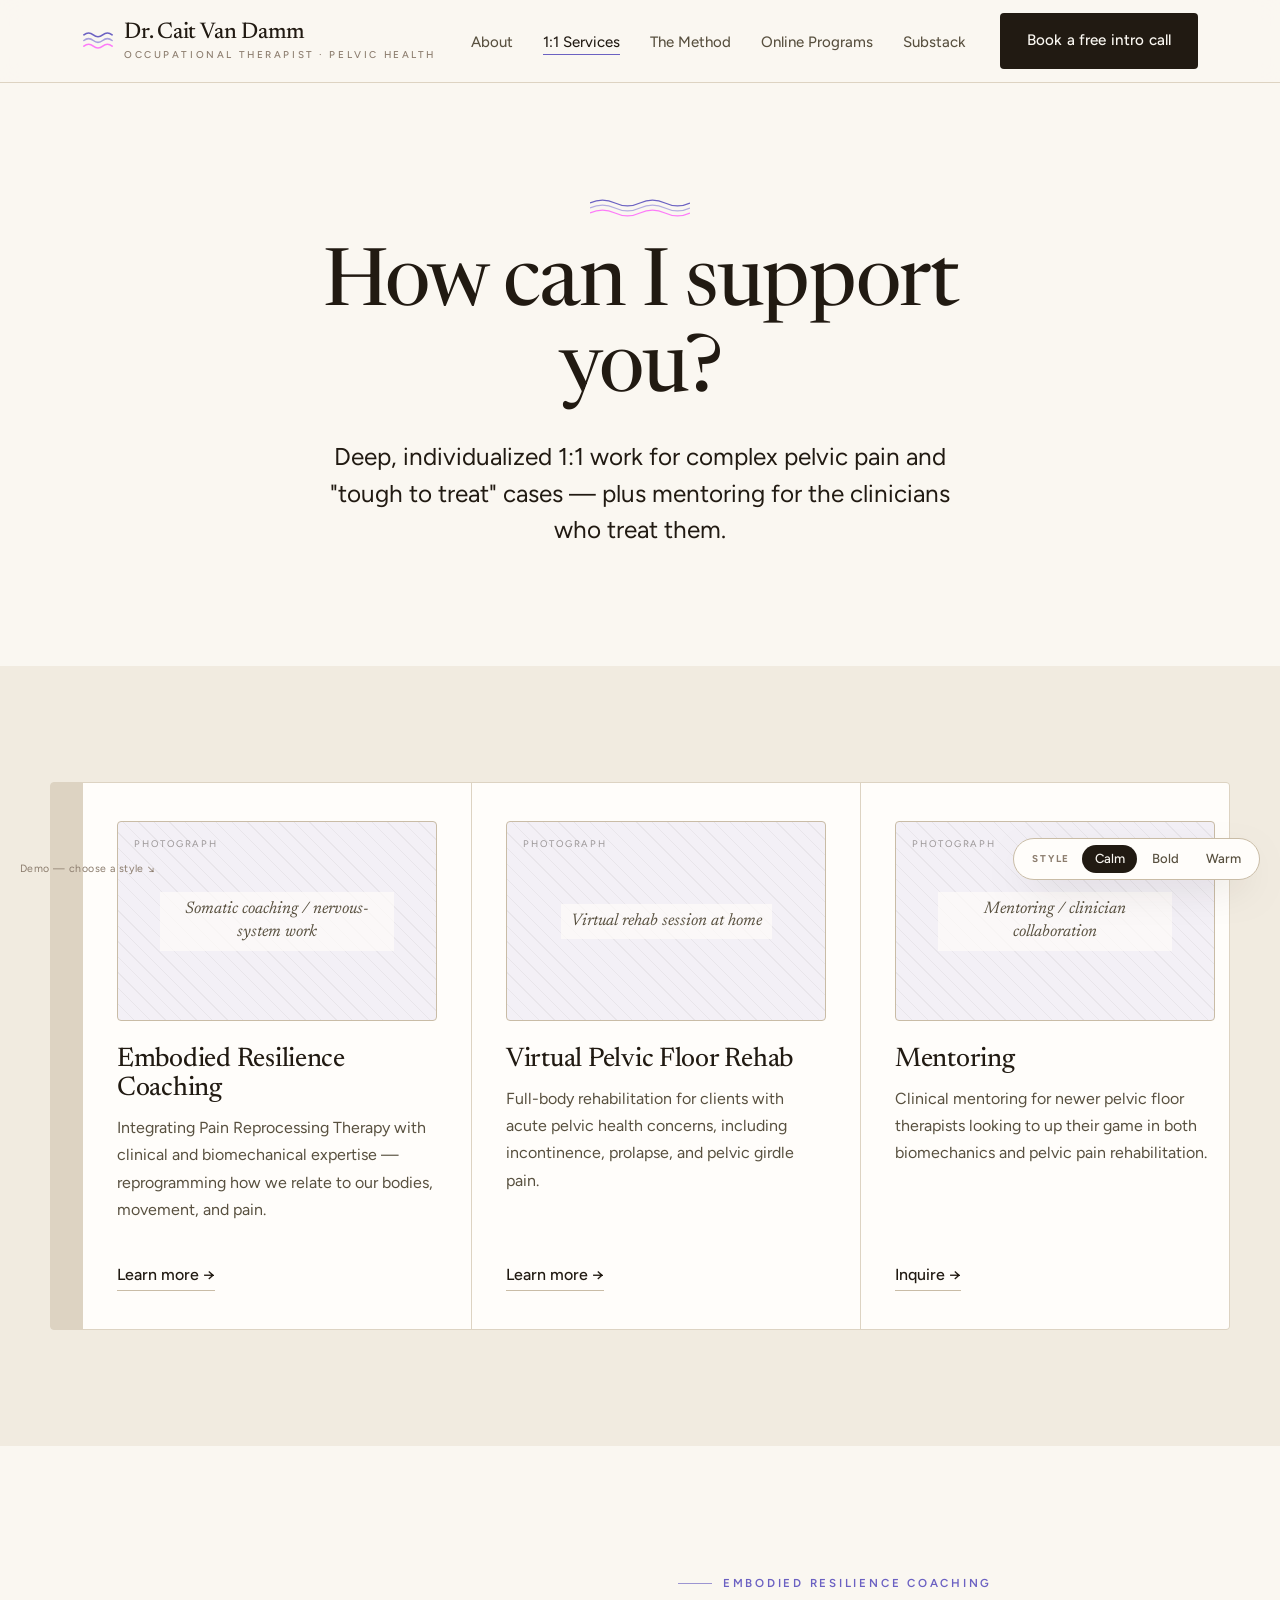
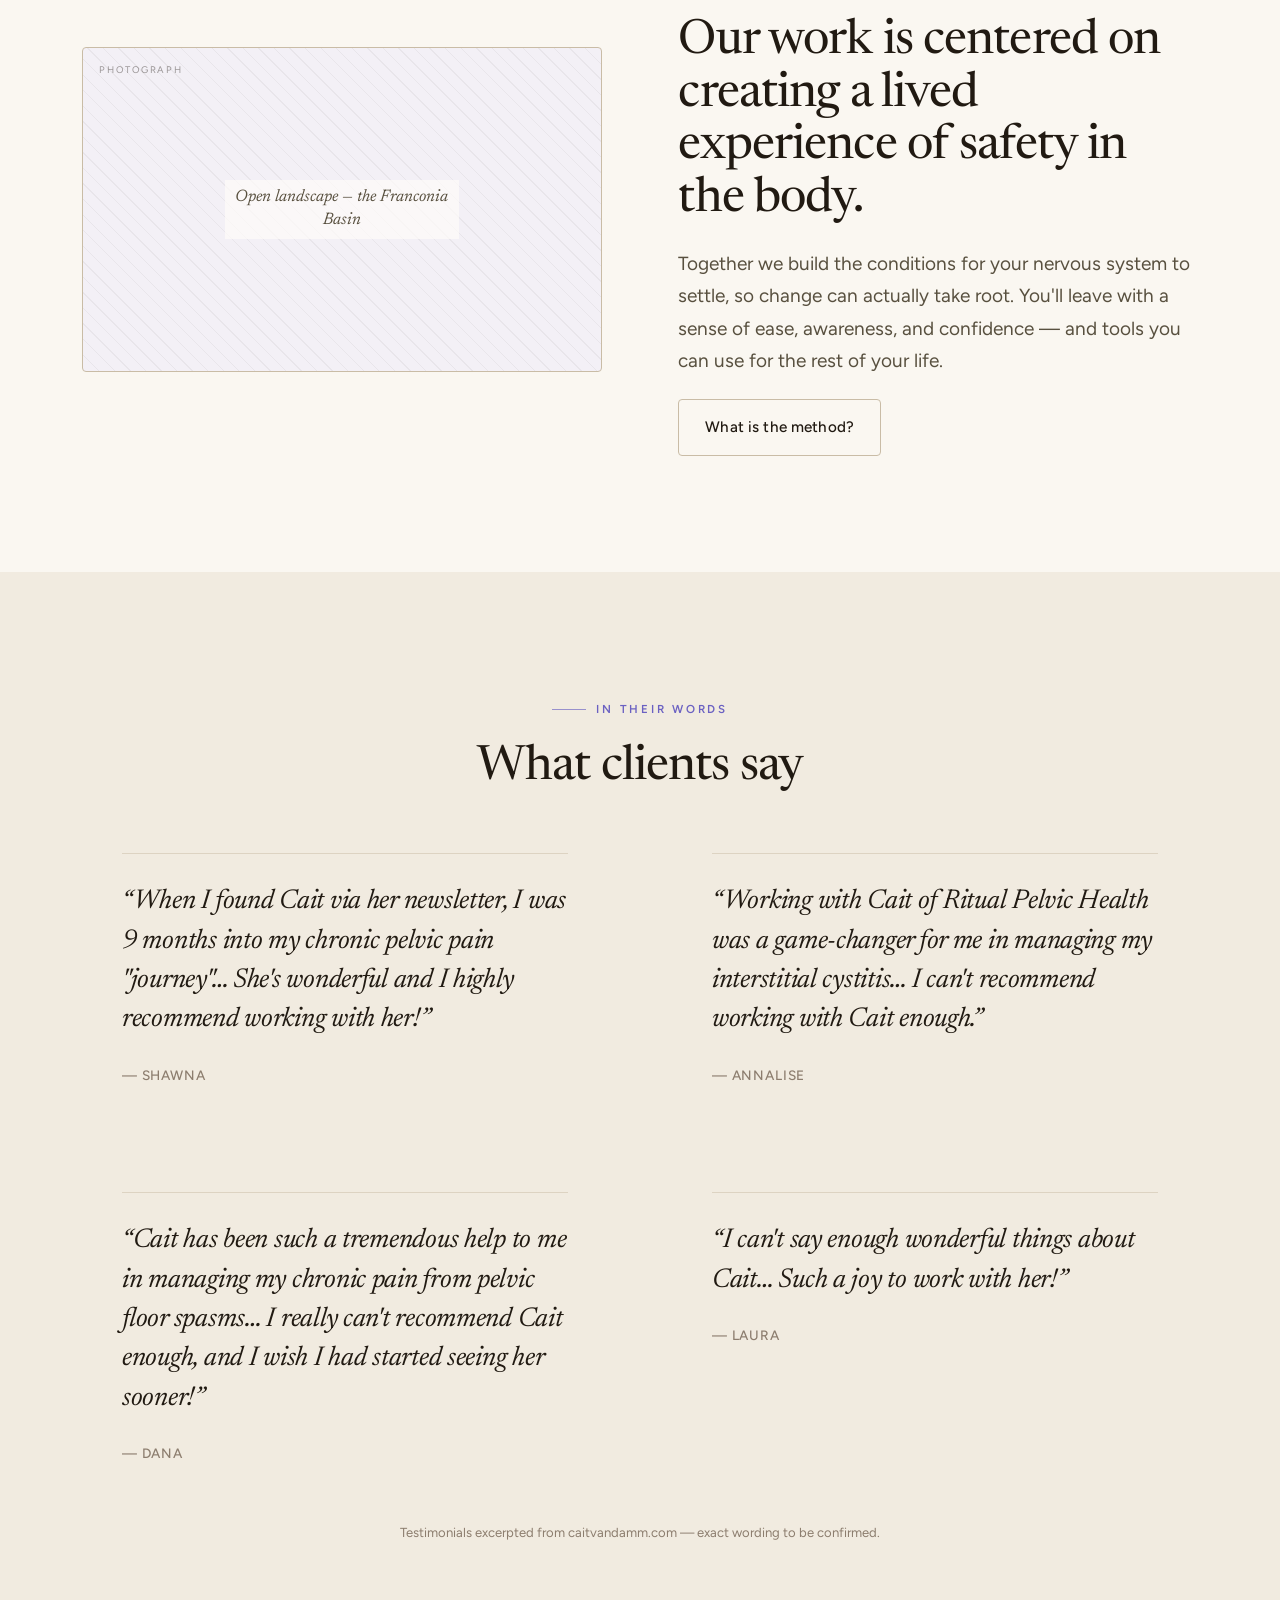
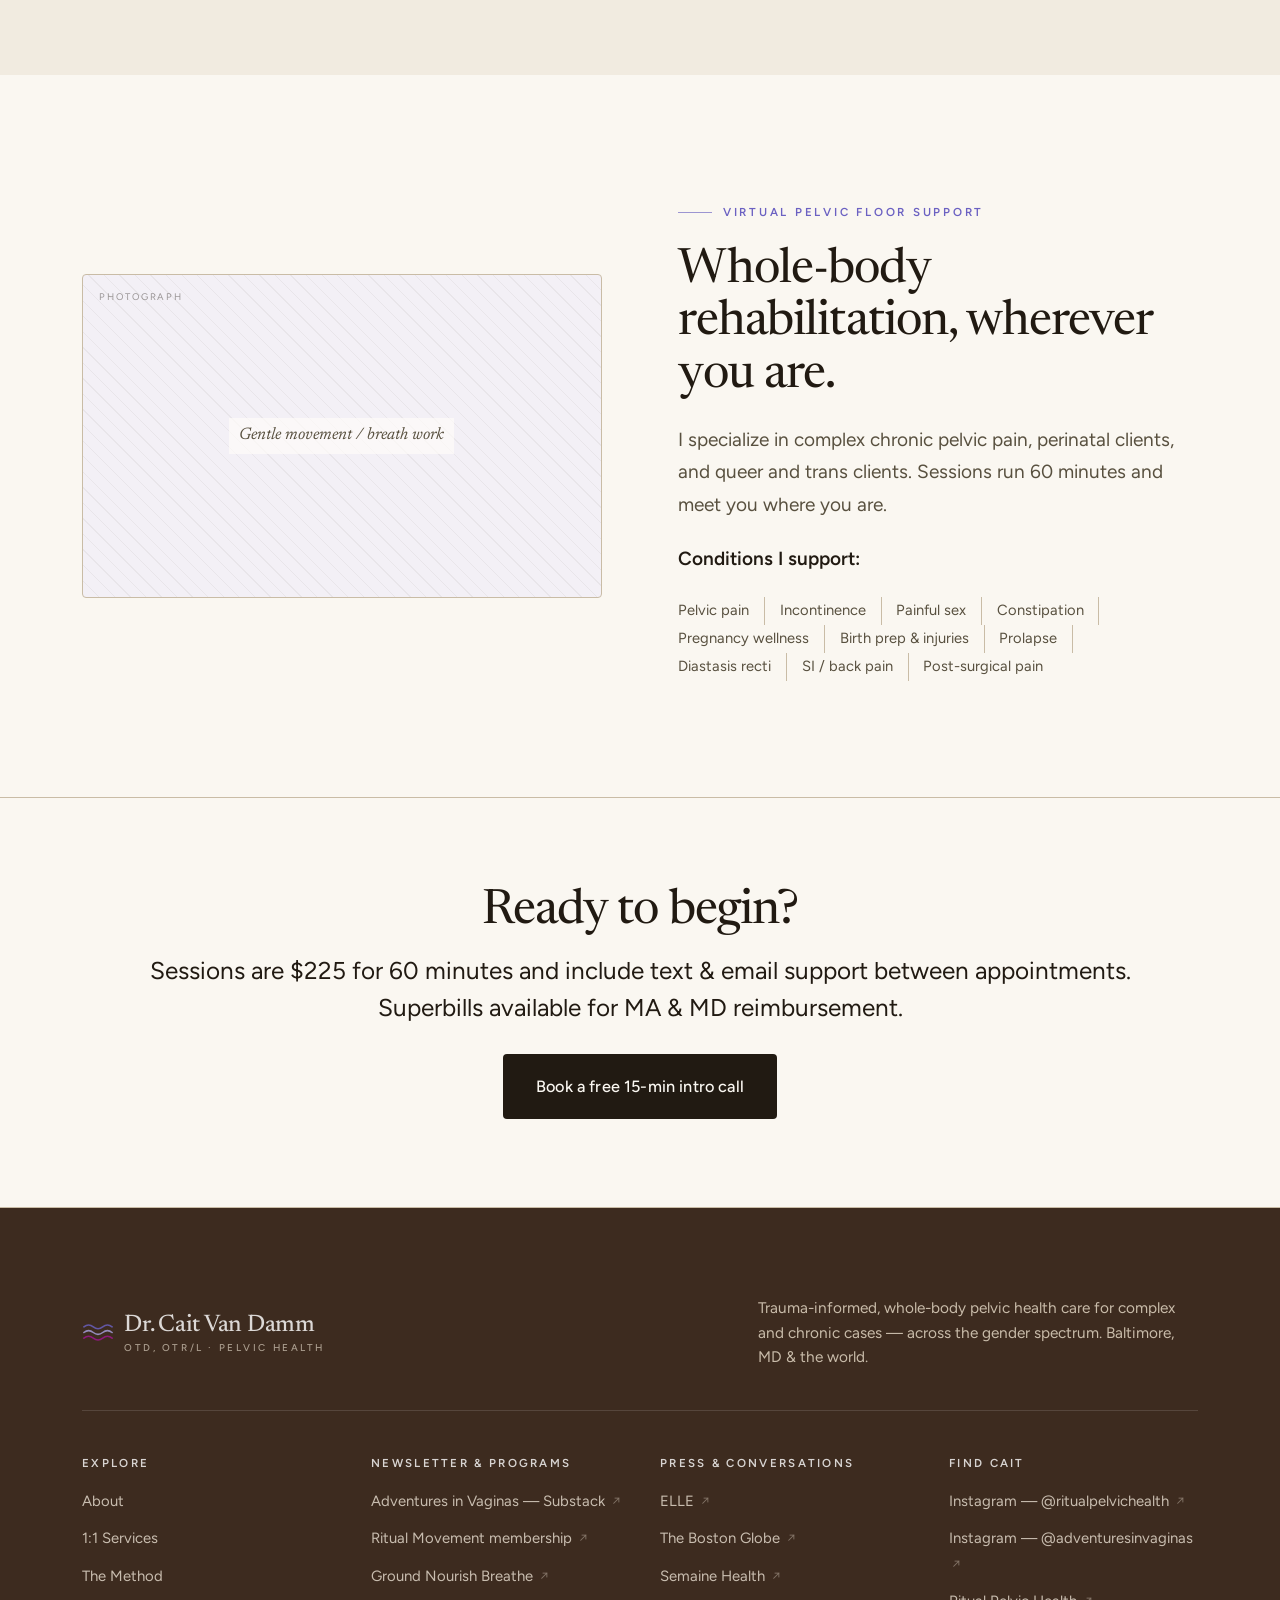
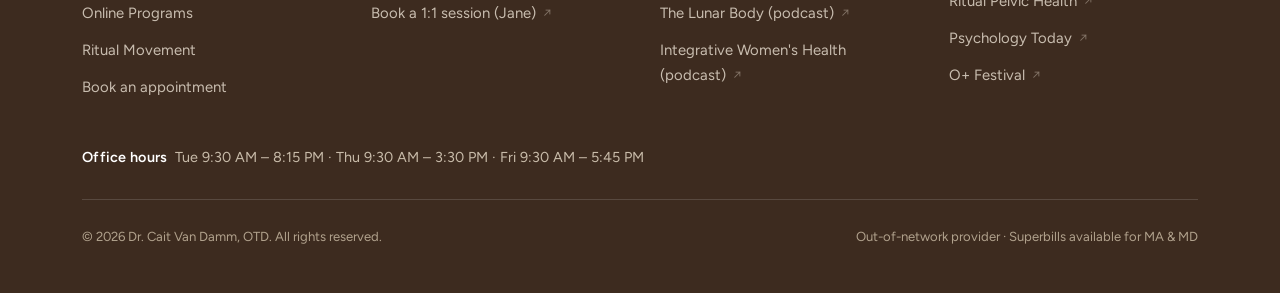
<file: services.html>
<!doctype html>
<html lang="en">
<head>
<meta charset="utf-8" />
<meta name="viewport" content="width=device-width, initial-scale=1" />
<meta name="robots" content="noindex, nofollow" />
<title>1:1 Services — Dr. Cait Van Damm, OT</title>
<meta name="description" content="One-on-one care with Dr. Cait Van Damm: Embodied Resilience coaching, virtual pelvic floor rehabilitation, and clinical mentoring for pelvic floor therapists." />
<link rel="preconnect" href="https://fonts.googleapis.com" />
<link rel="preconnect" href="https://fonts.gstatic.com" crossorigin />
<link href="https://fonts.googleapis.com/css2?family=Newsreader:ital,opsz,wght@0,6..72,400..600;1,6..72,400..520&family=Figtree:wght@400;450;500;600&display=swap" rel="stylesheet" />
<link rel="stylesheet" href="styles.css?v=20260611-13" />
<link rel="icon" href="mark.svg" type="image/svg+xml" />
<meta name="theme-color" content="#3115E5" />
<meta property="og:type" content="website" />
<meta property="og:site_name" content="Dr. Cait Van Damm, OT" />
<meta property="og:title" content="1:1 Services — Dr. Cait Van Damm, OT" />
<meta property="og:description" content="One-on-one care with Dr. Cait Van Damm: Embodied Resilience coaching, virtual pelvic floor rehabilitation, and clinical mentoring for pelvic floor therapists." />
<meta name="twitter:card" content="summary" />
<meta name="twitter:title" content="1:1 Services — Dr. Cait Van Damm, OT" />
<meta name="twitter:description" content="One-on-one care with Dr. Cait Van Damm: Embodied Resilience coaching, virtual pelvic floor rehabilitation, and clinical mentoring for pelvic floor therapists." />
</head>
<body data-theme="calm">

<header class="site-header">
  <div class="container">
    <nav class="nav" aria-label="Primary">
      <a class="brand" href="index.html"><svg class="brand-mark" viewBox="0 0 34 20" aria-hidden="true"><path d="M2 4 q5 -4 10 0 t10 0 t10 0" fill="none" stroke="var(--accent)" stroke-width="1.7" stroke-linecap="round"/><path d="M2 10 q5 -4 10 0 t10 0 t10 0" fill="none" stroke="var(--accent-soft)" stroke-width="1.7" stroke-linecap="round"/><path d="M2 16 q5 -4 10 0 t10 0 t10 0" fill="none" stroke="#ff00ff" stroke-opacity=".5" stroke-width="1.7" stroke-linecap="round"/></svg><span class="brand-text"><b>Dr. Cait Van Damm</b><span>Occupational Therapist · Pelvic Health</span></span></a>
      <ul class="nav-links">
        <li><a href="about.html">About</a></li>
        <li><a href="services.html" aria-current="page">1:1 Services</a></li>
        <li><a href="embodied-resilience.html">The Method</a></li>
        <li><a href="programs.html">Online Programs</a></li>
        <li><a href="https://pelvichealth.substack.com" target="_blank" rel="noopener">Substack</a></li>
      </ul>
      <div class="nav-cta"><a class="btn btn--primary" href="book.html">Book a free intro call</a></div>
      <button class="nav-toggle" aria-label="Menu" aria-expanded="false"><span></span><span></span><span></span></button>
    </nav>
  </div>
  <div class="mobile-menu"><ul>
    <li><a href="about.html">About</a></li>
    <li><a href="services.html">1:1 Services</a></li>
    <li><a href="embodied-resilience.html">The Method</a></li>
    <li><a href="programs.html">Online Programs</a></li>
    <li><a href="ritual-movement.html">Ritual Movement</a></li>
    <li><a href="https://pelvichealth.substack.com" target="_blank" rel="noopener">Adventures in Vaginas</a></li>
  </ul><a class="btn btn--primary" href="book.html">Book a free intro call</a></div>
</header>

<!-- HERO -->
<section class="hero">
  <div class="container center" style="max-width:780px">
    <div class="reveal in">
      <svg class="wave" viewBox="0 0 120 24" aria-hidden="true">
        <path class="w1" d="M0 6 q15 -7 30 0 t30 0 t30 0 t30 0"/>
        <path class="w2" d="M0 12 q15 -7 30 0 t30 0 t30 0 t30 0"/>
        <path class="w3" d="M0 18 q15 -7 30 0 t30 0 t30 0 t30 0"/>
      </svg>
      <h1>How can I support you?</h1>
      <p class="lead">Deep, individualized 1:1 work for complex pelvic pain and "tough to treat" cases — plus mentoring for the clinicians who treat them.</p>
    </div>
  </div>
</section>

<!-- THREE OFFERINGS -->
<section class="section section--alt">
  <div class="container cards cards--3">
    <article class="card reveal">
      <div class="ph ph--wide" style="margin-bottom:24px"><span>Somatic coaching / nervous-system work</span></div>
      <h3>Embodied Resilience Coaching</h3>
      <p>Integrating Pain Reprocessing Therapy with clinical and biomechanical expertise — reprogramming how we relate to our bodies, movement, and pain.</p>
      <a class="link-arrow" href="#coaching">Learn more →</a>
    </article>
    <article class="card reveal">
      <div class="ph ph--wide" style="margin-bottom:24px"><span>Virtual rehab session at home</span></div>
      <h3>Virtual Pelvic Floor Rehab</h3>
      <p>Full-body rehabilitation for clients with acute pelvic health concerns, including incontinence, prolapse, and pelvic girdle pain.</p>
      <a class="link-arrow" href="#rehab">Learn more →</a>
    </article>
    <article class="card reveal">
      <div class="ph ph--wide" style="margin-bottom:24px"><span>Mentoring / clinician collaboration</span></div>
      <h3>Mentoring</h3>
      <p>Clinical mentoring for newer pelvic floor therapists looking to up their game in both biomechanics and pelvic pain rehabilitation.</p>
      <a class="link-arrow" href="book.html">Inquire →</a>
    </article>
  </div>
</section>

<!-- COACHING DETAIL -->
<section class="section" id="coaching">
  <div class="container split">
    <div class="split-media reveal"><div class="ph ph--wide"><span>Open landscape — the Franconia Basin</span></div></div>
    <div class="reveal">
      <p class="eyebrow">Embodied Resilience Coaching</p>
      <h2>Our work is centered on creating a lived experience of safety in the body.</h2>
      <p>Together we build the conditions for your nervous system to settle, so change can actually take root. You'll leave with a sense of ease, awareness, and confidence — and tools you can use for the rest of your life.</p>
      <a class="btn btn--ghost" href="embodied-resilience.html">What is the method?</a>
    </div>
  </div>
</section>

<!-- TESTIMONIALS -->
<section class="section section--alt">
  <div class="container">
    <div class="center reveal" style="margin-bottom:40px"><p class="eyebrow">In their words</p><h2>What clients say</h2></div>
    <div class="quotes-grid">
      <blockquote class="quote reveal"><p>When I found Cait via her newsletter, I was 9 months into my chronic pelvic pain "journey"… She's wonderful and I highly recommend working with her!</p><cite>— Shawna</cite></blockquote>
      <blockquote class="quote reveal"><p>Working with Cait of Ritual Pelvic Health was a game-changer for me in managing my interstitial cystitis… I can't recommend working with Cait enough.</p><cite>— AnnaLise</cite></blockquote>
      <blockquote class="quote reveal"><p>Cait has been such a tremendous help to me in managing my chronic pain from pelvic floor spasms… I really can't recommend Cait enough, and I wish I had started seeing her sooner!</p><cite>— Dana</cite></blockquote>
      <blockquote class="quote reveal"><p>I can't say enough wonderful things about Cait… Such a joy to work with her!</p><cite>— Laura</cite></blockquote>
    </div>
    <p class="featured-note" style="text-align:center;margin-top:26px">Testimonials excerpted from caitvandamm.com — exact wording to be confirmed.</p>
  </div>
</section>

<!-- REHAB DETAIL -->
<section class="section" id="rehab">
  <div class="container split split--flip">
    <div class="split-media reveal"><div class="ph ph--wide"><span>Gentle movement / breath work</span></div></div>
    <div class="reveal">
      <p class="eyebrow">Virtual Pelvic Floor Support</p>
      <h2>Whole-body rehabilitation, wherever you are.</h2>
      <p>I specialize in complex chronic pelvic pain, perinatal clients, and queer and trans clients. Sessions run 60 minutes and meet you where you are.</p>
      <p style="font-weight:600;color:var(--text)">Conditions I support:</p>
      <ul class="taglist">
        <li>Pelvic pain</li><li>Incontinence</li><li>Painful sex</li><li>Constipation</li>
        <li>Pregnancy wellness</li><li>Birth prep &amp; injuries</li><li>Prolapse</li>
        <li>Diastasis recti</li><li>SI / back pain</li><li>Post-surgical pain</li>
      </ul>
    </div>
  </div>
</section>

<section class="cta-band reveal">
  <div class="container center">
    <h2>Ready to begin?</h2>
    <p class="lead measure mx">Sessions are $225 for 60 minutes and include text &amp; email support between appointments. Superbills available for MA &amp; MD reimbursement.</p>
    <div class="btn-row" style="justify-content:center;margin-top:14px"><a class="btn btn--primary btn--lg" href="book.html">Book a free 15-min intro call</a></div>
  </div>
</section>

<footer class="site-footer">
  <div class="container">
    <div class="footer-head">
      <a class="brand" href="index.html"><svg class="brand-mark" viewBox="0 0 34 20" aria-hidden="true"><path d="M2 4 q5 -4 10 0 t10 0 t10 0" fill="none" stroke="var(--accent)" stroke-width="1.7" stroke-linecap="round"/><path d="M2 10 q5 -4 10 0 t10 0 t10 0" fill="none" stroke="var(--accent-soft)" stroke-width="1.7" stroke-linecap="round"/><path d="M2 16 q5 -4 10 0 t10 0 t10 0" fill="none" stroke="#ff00ff" stroke-opacity=".5" stroke-width="1.7" stroke-linecap="round"/></svg><span class="brand-text"><b>Dr. Cait Van Damm</b><span>OTD, OTR/L · Pelvic Health</span></span></a>
      <p class="footer-tag">Trauma-informed, whole-body pelvic health care for complex and chronic cases — across the gender spectrum. Baltimore, MD &amp; the world.</p>
    </div>
    <div class="footer-links">
      <div>
        <h4>Explore</h4>
        <ul>
          <li><a href="about.html">About</a></li>
          <li><a href="services.html">1:1 Services</a></li>
          <li><a href="embodied-resilience.html">The Method</a></li>
          <li><a href="programs.html">Online Programs</a></li>
          <li><a href="ritual-movement.html">Ritual Movement</a></li>
          <li><a href="book.html">Book an appointment</a></li>
        </ul>
      </div>
      <div>
        <h4>Newsletter &amp; Programs</h4>
        <ul>
          <li><a href="https://pelvichealth.substack.com" target="_blank" rel="noopener">Adventures in Vaginas — Substack <span class="ext">&#8599;</span></a></li>
          <li><a href="https://tidal-work.vercel.app" target="_blank" rel="noopener">Ritual Movement membership <span class="ext">&#8599;</span></a></li>
          <li><a href="https://community.groundnourishbreathe.com" target="_blank" rel="noopener">Ground Nourish Breathe <span class="ext">&#8599;</span></a></li>
          <li><a href="https://ritualpelvichealth.janeapp.com" target="_blank" rel="noopener">Book a 1:1 session (Jane) <span class="ext">&#8599;</span></a></li>
        </ul>
      </div>
      <div>
        <h4>Press &amp; Conversations</h4>
        <ul>
          <li><a href="https://www.elle.com/beauty/health-fitness/a60759697/pregnancy-birth-postpartum-free-low-cost-birthing-resources-guide/" target="_blank" rel="noopener">ELLE <span class="ext">&#8599;</span></a></li><li><a href="https://www.bostonglobe.com/2023/08/11/lifestyle/leaking-secret-sometimes-its-hard-be-woman/" target="_blank" rel="noopener">The Boston Globe <span class="ext">&#8599;</span></a></li>
          <li><a href="https://www.semainehealth.com/blogs/science/tete-a-tete-with-dr-cait-van-damm" target="_blank" rel="noopener">Semaine Health <span class="ext">&#8599;</span></a></li>
          <li><a href="https://podcasts.apple.com/us/podcast/pelvic-health-with-dr-cait-van-damm/id1547996664?i=1000583938826" target="_blank" rel="noopener">The Lunar Body (podcast) <span class="ext">&#8599;</span></a></li>
          <li><a href="https://integrativewomenshealthinstitute.com/what-gets-missed-for-chronic-illness-healing-how-simple-unsexy-tools-create-sustainable-recovery-with-robin-randisi-cait-van-damm/" target="_blank" rel="noopener">Integrative Women&#39;s Health (podcast) <span class="ext">&#8599;</span></a></li>
        </ul>
      </div>
      <div>
        <h4>Find Cait</h4>
        <ul>
          <li><a href="https://www.instagram.com/ritualpelvichealth/" target="_blank" rel="noopener">Instagram — @ritualpelvichealth <span class="ext">&#8599;</span></a></li>
          <li><a href="https://instagram.com/adventuresinvaginas/" target="_blank" rel="noopener">Instagram — @adventuresinvaginas <span class="ext">&#8599;</span></a></li>
          <li><a href="https://www.ritualpelvichealth.com" target="_blank" rel="noopener">Ritual Pelvic Health <span class="ext">&#8599;</span></a></li>
          <li><a href="https://www.psychologytoday.com/us/therapists/cait-van-damm-baltimore-md/1573245" target="_blank" rel="noopener">Psychology Today <span class="ext">&#8599;</span></a></li>
          <li><a href="https://opositivefestival.org/alumnus/cait-van-damm/" target="_blank" rel="noopener">O+ Festival <span class="ext">&#8599;</span></a></li>
        </ul>
      </div>
    </div>
    <div class="footer-meta">
      <span><b>Office hours</b> &nbsp;Tue 9:30 AM – 8:15 PM · Thu 9:30 AM – 3:30 PM · Fri 9:30 AM – 5:45 PM</span>
    </div>
    <div class="footer-bottom">
      <span>© 2026 Dr. Cait Van Damm, OTD. All rights reserved.</span>
      <span>Out-of-network provider · Superbills available for MA &amp; MD</span>
    </div>
  </div>
</footer>


<div class="stamp">Demo — choose a style ↘</div>
<script src="app.js?v=20260611-13"></script>
</body>
</html>
</file>
<file: styles.css>
@charset "UTF-8";
/* ============================================================================
   Dr. Cait Van Damm — site styles
   Design intent: editorial, earnest, hand-set. Print-magazine bones, not a SaaS
   template. Lots of air, hairline rules, real type, restrained color. Newsreader
   (display) + Figtree (text). Photography is treated as photography, not chrome.
   Three considered directions via body[data-theme="calm|bold|warm"].
   ========================================================================== */

/* ---- Tokens (default = CALM) -------------------------------------------- */
:root {
  --cream:      #FAF7F1;
  --cream-2:    #F1EBE0;
  --sand:       #EDE8DF;
  --taupe:      #C4B8A8;
  --stone:      #8C7D6E;
  --bark:       #3D2B1F;
  --ink:        #211a12;
  --periwinkle: #A8A0DE;
  --indigo:     #3115E5;
  --sage:       #8E998E;

  --bg:          var(--cream);
  --bg-alt:      var(--cream-2);
  --surface:     #FFFDFA;
  --text:        var(--ink);
  --text-soft:   #58503f;
  --line:        #DDD3C2;       /* hairline */
  --line-strong: #C9BCA6;
  --accent:      #6B61C2;       /* periwinkle, darkened for type contrast */
  --accent-soft: var(--periwinkle);
  --primary:     var(--ink);    /* buttons are quiet ink, not loud brand color */
  --primary-ink: #FAF7F1;

  --serif: "Newsreader", Georgia, "Times New Roman", serif;
  --sans:  "Figtree", -apple-system, BlinkMacSystemFont, "Segoe UI", sans-serif;

  --maxw:        1180px;
  --measure:     66ch;
  --radius:      4px;            /* restrained, not bubbly */
  --section-pad: 116px;
  --hero-wt:     430;
}

/* ---- BOLD: indigo, confident, architectural ----------------------------- */
body[data-theme="bold"] {
  --bg:          #FCFBFF;
  --bg-alt:      #ECE9FA;
  --surface:     #FFFFFF;
  --text:        #15102E;
  --text-soft:   #443E66;
  --line:        #D8D3F0;
  --line-strong: #BfB8E8;
  --accent:      var(--indigo);
  --accent-soft: var(--periwinkle);
  --primary:     var(--indigo);
  --primary-ink: #FFFFFF;
  --radius:      2px;
  --hero-wt:     520;
  --section-pad: 124px;
}

/* ---- WARM: clay + sand, soft, handmade ---------------------------------- */
body[data-theme="warm"] {
  --bg:          #F4EDE1;
  --bg-alt:      #EBE0CE;
  --surface:     #FBF6EC;
  --text:        #2C2013;
  --text-soft:   #6A5A45;
  --line:        #DFD0B6;
  --line-strong: #CDB893;
  --accent:      #A65A28;       /* terracotta */
  --accent-soft: #C98A52;
  --primary:     var(--bark);
  --primary-ink: #FBF3E6;
  --radius:      10px;
  --hero-wt:     430;
  --section-pad: 108px;
}

/* ---- Base --------------------------------------------------------------- */
*, *::before, *::after { box-sizing: border-box; }
html { -webkit-text-size-adjust: 100%; scroll-behavior: smooth; scroll-padding-top: 104px; }
body {
  margin: 0;
  font-family: var(--sans);
  color: var(--text);
  background: var(--bg);
  font-size: 19px;
  line-height: 1.7;
  font-weight: 400;
  -webkit-font-smoothing: antialiased;
  text-rendering: optimizeLegibility;
  font-feature-settings: "kern" 1, "liga" 1;
  transition: background .5s ease, color .5s ease;
}
img { max-width: 100%; display: block; }
a { color: inherit; }
::selection { background: var(--accent-soft); color: #1a1208; }
/* visible keyboard focus (accessibility) — not shown for mouse users */
:focus-visible { outline: 2px solid var(--accent); outline-offset: 3px; border-radius: 3px; }
.btn:focus-visible { outline-offset: 3px; }
:focus:not(:focus-visible) { outline: none; }

h1, h2, h3, h4 {
  font-family: var(--serif);
  font-weight: var(--hero-wt);
  line-height: 1.08;
  letter-spacing: -.018em;
  margin: 0 0 .45em;
  color: var(--text);
  font-optical-sizing: auto;
}
h1 { font-size: clamp(2.7rem, 6.2vw, 5rem); }
h2 { font-size: clamp(2rem, 3.8vw, 3.1rem); }
h3 { font-size: clamp(1.35rem, 2.1vw, 1.7rem); font-weight: 460; letter-spacing: -.01em; }
p { margin: 0 0 1.15em; color: var(--text-soft); }
strong { font-weight: 600; color: var(--text); }
em { font-style: italic; }

.container { max-width: var(--maxw); margin: 0 auto; padding: 0 32px; }
.container--narrow { max-width: 880px; }
.section { padding: var(--section-pad) 0; }
.section--alt { background: var(--bg-alt); }
.section--hairline { border-top: 1px solid var(--line); }
.lead { font-size: clamp(1.25rem, 1.9vw, 1.55rem); line-height: 1.5; color: var(--text); font-weight: 400; }
.lead--serif { font-family: var(--serif); font-weight: 420; letter-spacing: -.01em; }
.measure { max-width: var(--measure); }
.center { text-align: center; }
.center .measure, .measure.mx { margin-left: auto; margin-right: auto; }
.center .lead { margin-left: auto; margin-right: auto; }   /* center width-capped lead on centered heroes */

/* ---- Editorial eyebrow: small caps + leading rule ----------------------- */
.eyebrow {
  font-family: var(--sans);
  font-size: .72rem;
  font-weight: 600;
  letter-spacing: .24em;
  text-transform: uppercase;
  color: var(--accent);
  display: inline-flex;
  align-items: center;
  gap: .9em;
  margin: 0 0 1.4rem;
}
.eyebrow::before { content: ""; width: 34px; height: 1px; background: currentColor; opacity: .65; }
.center .eyebrow { justify-content: center; }

/* ---- Section index number (01 / 02) ------------------------------------- */
.idx { font-family: var(--serif); font-style: italic; font-size: 1.05rem; color: var(--accent); letter-spacing: 0; }

/* ---- Links + buttons (text-forward, considered) ------------------------- */
.link-arrow {
  display: inline-flex; align-items: baseline; gap: .45em;
  font-family: var(--sans); font-weight: 500; font-size: 1rem;
  color: var(--text); text-decoration: none;
  border-bottom: 1px solid var(--line-strong);
  padding-bottom: 2px; transition: border-color .25s ease, color .25s ease, gap .25s ease;
}
.link-arrow:hover { color: var(--accent); border-color: var(--accent); gap: .7em; }
.link-arrow .ar { font-family: var(--serif); }

.btn {
  display: inline-flex; align-items: center; gap: .6em;
  font-family: var(--sans); font-weight: 500; font-size: .95rem;
  letter-spacing: .01em;
  padding: .95em 1.7em; border-radius: var(--radius);
  border: 1px solid transparent; cursor: pointer; text-decoration: none;
  transition: background .25s ease, color .25s ease, border-color .25s ease, transform .25s ease;
}
.btn--primary { background: var(--primary); color: var(--primary-ink); }
.btn--primary:hover { transform: translateY(-1px); background: color-mix(in srgb, var(--primary) 88%, #000); }
.btn--ghost { background: transparent; color: var(--text); border-color: var(--line-strong); }
.btn--ghost:hover { border-color: var(--text); }
.btn--lg { font-size: 1.02rem; padding: 1.08em 2em; }
.btn-row { display: flex; flex-wrap: wrap; gap: 22px; align-items: center; }

/* ---- Header / nav ------------------------------------------------------- */
.site-header { position: sticky; top: 0; z-index: 50; background: color-mix(in srgb, var(--bg) 90%, transparent); backdrop-filter: saturate(1.2) blur(12px); border-bottom: 1px solid var(--line); transition: box-shadow .3s ease, background .3s ease; }
.site-header.is-scrolled { box-shadow: 0 10px 30px -22px rgba(40,30,20,.5); background: color-mix(in srgb, var(--bg) 96%, transparent); }
.nav { display: flex; align-items: center; justify-content: space-between; min-height: 82px; }
.brand { display: flex; align-items: center; gap: 10px; line-height: 1; text-decoration: none; color: var(--text); }
.brand-mark { width: 32px; height: 19px; flex: none; }
.brand-text { display: flex; flex-direction: column; line-height: 1; }
.brand-text b { font-family: var(--serif); font-size: 1.42rem; font-weight: 480; letter-spacing: -.01em; }
.brand-text > span { font-size: .62rem; letter-spacing: .26em; text-transform: uppercase; color: var(--stone); margin-top: 6px; font-weight: 500; }
.nav-links { display: flex; align-items: center; gap: 30px; list-style: none; margin: 0; padding: 0; }
.nav-links a { text-decoration: none; font-size: .94rem; font-weight: 450; color: var(--text-soft); transition: color .2s ease; white-space: nowrap; padding-bottom: 3px; border-bottom: 1px solid transparent; }
.nav-links a:hover { color: var(--text); }
.nav-links a[aria-current="page"] { color: var(--text); border-color: var(--accent); }
.nav-cta { display: flex; align-items: center; gap: 16px; }
.nav-toggle { display: none; background: none; border: 0; cursor: pointer; padding: 8px; }
.nav-toggle span { display: block; width: 24px; height: 1.5px; background: var(--text); margin: 6px 0; transition: .25s; }

/* ---- Hero --------------------------------------------------------------- */
.hero { padding: clamp(56px, 9vw, 120px) 0 clamp(48px, 7vw, 96px); }
.hero-grid { display: grid; grid-template-columns: 1.08fr .92fr; gap: clamp(40px, 6vw, 88px); align-items: center; }
.hero h1 { margin-bottom: .3em; }
.hero h1 em { color: var(--accent); }
.hero .lead { max-width: 42ch; }
.hero-rule { width: 56px; height: 1px; background: var(--line-strong); margin: 0 0 30px; }

/* ---- Photography treatment (NOT a gradient chip) ------------------------ */
.figure { margin: 0; }
.figure figcaption { font-family: var(--sans); font-size: .78rem; letter-spacing: .04em; color: var(--stone); margin-top: 12px; display: flex; gap: .6em; align-items: baseline; }
.figure figcaption::before { content: "\2191"; color: var(--accent); }
.ph {
  position: relative; display: grid; place-items: center; text-align: center;
  padding: 40px; min-height: 200px; overflow: hidden;
  background-color: color-mix(in srgb, var(--accent-soft) 14%, var(--surface));
  background-image: repeating-linear-gradient(45deg, color-mix(in srgb, var(--text) 5%, transparent) 0 1px, transparent 1px 11px);
  border: 1px solid var(--line-strong);
  border-radius: var(--radius);
}
.ph::after { content: "Photograph"; position: absolute; top: 14px; left: 16px; font-size: .6rem; letter-spacing: .2em; text-transform: uppercase; color: color-mix(in srgb, var(--text) 42%, transparent); }
.ph span { font-family: var(--serif); font-style: italic; font-size: 1.05rem; line-height: 1.4; color: var(--text-soft); max-width: 26ch; background: color-mix(in srgb, var(--surface) 70%, transparent); padding: 6px 10px; }
.ph--portrait { aspect-ratio: 4/5; }
.ph--tall { aspect-ratio: 3/4; }
.ph--wide { aspect-ratio: 16/10; }
.ph--bleed { aspect-ratio: 21/9; min-height: 240px; }
.ph--square { aspect-ratio: 1/1; }

/* ---- Editorial index (the three branches as a numbered list) ------------ */
.index { border-top: 1px solid var(--line); margin-top: 8px; }
.index-row {
  display: grid; grid-template-columns: 4rem 1.1fr 1.3fr auto; gap: clamp(20px, 4vw, 56px);
  align-items: baseline; padding: 40px 4px; border-bottom: 1px solid var(--line);
  text-decoration: none; color: var(--text); transition: background .3s ease, padding .3s ease;
}
.index-row:hover { background: color-mix(in srgb, var(--accent-soft) 9%, transparent); }
.index-row .n { font-family: var(--serif); font-style: italic; font-size: 1.6rem; color: var(--accent); }
.index-row h3 { margin: 0; }
.index-row p { margin: 0; font-size: 1rem; }
.index-row .go { font-family: var(--serif); font-size: 1.6rem; color: var(--accent); justify-self: end; transition: transform .3s ease; }
.index-row:hover .go { transform: translateX(6px); }

/* ---- Generic cards (used sparingly) ------------------------------------- */
.cards { display: grid; gap: 1px; background: var(--line); border: 1px solid var(--line); border-radius: var(--radius); overflow: hidden; }
.cards--3 { grid-template-columns: repeat(3, 1fr); }
.cards--2 { grid-template-columns: repeat(2, 1fr); }
.card { background: var(--surface); padding: 38px 34px; display: flex; flex-direction: column; }
.card h3 { margin-bottom: .4em; }
.card .price { font-family: var(--serif); font-size: 1.7rem; color: var(--text); margin: 0 0 14px; letter-spacing: -.01em; }
.card .price small { font-family: var(--sans); font-size: .85rem; color: var(--text-soft); font-weight: 500; letter-spacing: .02em; }
.card p { flex: 1; font-size: 1rem; }
.card .link-arrow, .card .btn { margin-top: 20px; align-self: flex-start; }
.card .kicker { font-family: var(--sans); font-size: .72rem; letter-spacing: .2em; text-transform: uppercase; color: var(--accent); margin-bottom: 18px; }

/* Free-standing card (pricing, hours) */
.panel { background: var(--surface); border: 1px solid var(--line-strong); border-radius: var(--radius); padding: 40px; }

/* ---- Split feature ------------------------------------------------------ */
.split { display: grid; grid-template-columns: 1fr 1fr; gap: clamp(36px, 6vw, 80px); align-items: center; }
.split--text-led { grid-template-columns: 1.05fr .95fr; }
.split--flip .split-media { order: -1; }

/* ---- Drop cap ----------------------------------------------------------- */
.dropcap::first-letter { font-family: var(--serif); font-size: 4.4em; line-height: .78; float: left; padding: .06em .12em .02em 0; color: var(--accent); font-weight: 460; }

/* ---- Lists -------------------------------------------------------------- */
.checklist { list-style: none; margin: 0; padding: 0; display: grid; gap: 0; }
.checklist li { display: grid; grid-template-columns: auto 1fr; gap: 16px; align-items: start; color: var(--text-soft); padding: 16px 0; border-bottom: 1px solid var(--line); }
.checklist li:first-child { border-top: 1px solid var(--line); }
.checklist li::before { content: "\2014"; color: var(--accent); font-family: var(--serif); }
.taglist { display: flex; flex-wrap: wrap; gap: 0; list-style: none; padding: 0; margin: 22px 0 0; }
.taglist li { font-size: .92rem; color: var(--text-soft); padding: .35em 1em .35em 0; margin-right: 1em; border-right: 1px solid var(--line-strong); line-height: 1.2; }
.taglist li:last-child { border-right: 0; }

/* ---- Credentials list (dated) ------------------------------------------- */
.creds { list-style: none; margin: 0; padding: 0; border-top: 1px solid var(--line); }
.creds li { display: grid; grid-template-columns: 64px 1fr; gap: 18px; padding: 14px 0; border-bottom: 1px solid var(--line); align-items: baseline; color: var(--text-soft); }
.creds .yr { font-family: var(--serif); font-style: italic; font-size: 1rem; color: var(--accent); }
.creds b { color: var(--text); font-weight: 500; }
.creds-grid { display: grid; grid-template-columns: 1fr 1fr; gap: 0 clamp(36px, 5vw, 72px); }
@media (max-width: 760px) { .creds-grid { grid-template-columns: 1fr; } .creds-grid .creds + .creds { border-top: 0; } }

/* ---- Pull quote / testimonial ------------------------------------------- */
.quote { padding: 8px 0; }
.quote p { font-family: var(--serif); font-style: italic; font-size: clamp(1.3rem, 2.2vw, 1.7rem); line-height: 1.45; color: var(--text); margin: 0 0 18px; letter-spacing: -.01em; }
.quote p::before { content: "\201C"; }
.quote p::after { content: "\201D"; }
.quote cite { font-style: normal; font-family: var(--sans); font-weight: 500; font-size: .85rem; letter-spacing: .06em; text-transform: uppercase; color: var(--stone); }
.quotes-grid { display: grid; grid-template-columns: 1fr 1fr; gap: 56px 64px; }
.quotes-grid .quote { border-top: 1px solid var(--line); padding-top: 28px; }

/* ---- FAQ ---------------------------------------------------------------- */
.faq { max-width: 820px; margin: 0 auto; border-top: 1px solid var(--line-strong); }
.faq details { border-bottom: 1px solid var(--line); }
.faq summary { cursor: pointer; list-style: none; padding: 28px 4px; font-family: var(--serif); font-size: clamp(1.25rem, 2vw, 1.5rem); font-weight: 440; letter-spacing: -.01em; display: flex; justify-content: space-between; align-items: baseline; gap: 24px; color: var(--text); }
.faq summary::-webkit-details-marker { display: none; }
.faq summary::after { content: "\FF0B"; font-family: var(--sans); font-weight: 300; font-size: 1.3rem; color: var(--accent); transition: transform .3s; }
.faq details[open] summary::after { transform: rotate(45deg); }
.faq .faq-body { padding: 0 4px 30px; color: var(--text-soft); max-width: 64ch; }

/* ---- Featured in (editorial press line) --------------------------------- */
.featured { display: flex; flex-wrap: wrap; align-items: baseline; justify-content: center; gap: 6px 0; }
.lg { color: var(--text); opacity: .68; text-decoration: none; line-height: 1; display: inline-block;
      padding: 0 clamp(22px, 3.2vw, 46px); border-right: 1px solid var(--line-strong);
      transition: opacity .25s ease, color .25s ease; }
.lg:hover { opacity: 1; color: var(--accent); }
.featured > :last-child { border-right: 0; }
/* recognizable wordmark treatments per outlet */
.lg-elle    { font-family: var(--serif); font-weight: 600; font-size: clamp(1.7rem, 3vw, 2.5rem); letter-spacing: .1em; text-transform: uppercase; transform: scaleY(1.16); transform-origin: center; }
.lg-globe   { font-family: var(--serif); font-weight: 500; font-size: clamp(1.2rem, 2.1vw, 1.65rem); letter-spacing: -.005em; }
.lg-globe i { font-style: italic; font-weight: 420; }
.lg-lunar   { font-family: var(--serif); font-style: italic; font-weight: 430; font-size: clamp(1.2rem, 2vw, 1.6rem); }
.lg-semaine { font-family: var(--serif); font-weight: 440; font-size: clamp(1.05rem, 1.9vw, 1.45rem); letter-spacing: .3em; text-transform: uppercase; }
.featured-note { font-size: .82rem; color: var(--stone); margin-top: 26px; }

/* ---- Press logos -------------------------------------------------------- */
/* transparent wordmarks lie bare on the page; logos with their own background
   get a soft, breathing icon frame. */
.logos { display: flex; flex-wrap: wrap; align-items: center; justify-content: center; gap: clamp(30px, 4.5vw, 62px); margin-top: 42px; }
.logos a, .logos > span { display: inline-flex; align-items: center; }
.logo-img { max-height: 56px; width: auto; max-width: 300px; object-fit: contain; display: block; transition: opacity .25s ease; }
/* free-standing square-ish logos — no frame, soft corners; sized per logo */
.logo-img--icon { max-width: 220px; border-radius: 10px; }
.logo-img--icon.is-semaine { max-height: 112px; }  /* 2x */
.logo-img--icon.is-lunar   { max-height: 112px; }  /* 2x */
.logo-img--icon.is-iwhi    { max-height: 84px; }   /* 1.5x */
.logos a:hover .logo-img { opacity: .62; }
@media (max-width: 620px) {
  .logo-img { max-height: 42px; max-width: 200px; }
  .logo-img--icon.is-semaine { max-height: 84px; }
  .logo-img--icon.is-lunar { max-height: 84px; }
  .logo-img--icon.is-iwhi { max-height: 62px; }
}

/* ---- Press inlay (inset panel, itemized) -------------------------------- */
.inlay { background: var(--surface); border: 1px solid var(--line-strong); border-radius: var(--radius); padding: clamp(30px, 4.5vw, 58px); box-shadow: inset 0 1px 0 rgba(255,255,255,.4); }
.inlay > .eyebrow { margin-bottom: 1rem; }
.inlay h2 { margin-bottom: .15em; }
.press-list { list-style: none; margin: 30px 0 0; padding: 0; border-top: 1px solid var(--line); }
.press-list li { border-bottom: 1px solid var(--line); }
.press-row { display: grid; grid-template-columns: minmax(150px, .85fr) 1.7fr auto; gap: 10px 30px; align-items: baseline; padding: 22px 6px; text-decoration: none; color: var(--text); transition: background .25s ease; }
a.press-row:hover { background: color-mix(in srgb, var(--accent-soft) 9%, transparent); }
.press-row .po { font-family: var(--serif); font-weight: 500; font-size: 1.18rem; letter-spacing: -.005em; }
.press-row .po.is-elle { text-transform: uppercase; letter-spacing: .12em; font-weight: 600; }
.press-row .pt { font-family: var(--serif); font-style: italic; color: var(--text-soft); line-height: 1.4; }
.press-row .pk { justify-self: end; font-family: var(--sans); font-size: .7rem; letter-spacing: .16em; text-transform: uppercase; color: var(--accent); white-space: nowrap; }
.press-row--ph { opacity: .68; }
.press-row--ph .pk { color: var(--stone); }
@media (max-width: 760px) { .press-row { grid-template-columns: 1fr; gap: 4px; padding: 18px 4px; } .press-row .pk { justify-self: start; margin-top: 4px; } }

/* ---- Detail band (facts) ------------------------------------------------ */
.detail-band { display: grid; grid-template-columns: repeat(3, 1fr); gap: 0; border-top: 1px solid var(--line); }
.detail-band .item { padding: 34px 30px 34px 0; border-bottom: 1px solid var(--line); border-right: 1px solid var(--line); padding-left: 30px; }
.detail-band a.item { text-decoration: none; color: var(--text); transition: background .3s; }
.detail-band a.item:hover { background: color-mix(in srgb, var(--accent-soft) 9%, transparent); }
.detail-band .item b { font-family: var(--serif); font-weight: 460; font-size: 1.5rem; display: block; margin-bottom: 8px; letter-spacing: -.01em; }
.detail-band .item p { font-size: .98rem; margin: 0 0 12px; }
.detail-band .item:last-child { border-right: 0; }

/* ---- Wave motif (calm waves, subtle) ------------------------------------ */
.wave { display: block; width: 100px; height: 20px; margin: 0 0 26px; }
.wave path { fill: none; stroke-width: 1.6; }
.wave .w1 { stroke: var(--accent); }
.wave .w2 { stroke: var(--accent-soft); opacity: .85; }
.wave .w3 { stroke: #ff00ff; opacity: .5; }     /* the one sanctioned magenta */
.center .wave { margin-left: auto; margin-right: auto; }

/* ---- Geometric shape icons (brand law: shapes/lines only, no pictographs) */
.shape-icon { width: 58px; height: 58px; margin: 0 0 24px; display: block; }
.shape-icon [stroke] { vector-effect: non-scaling-stroke; }
.shape-icon path, .shape-icon circle, .shape-icon rect, .shape-icon line { fill: none; stroke: var(--accent); stroke-width: 1.4; }

/* ---- Diamond marker on directory rows ----------------------------------- */
.detail-band .item b { display: flex; align-items: center; gap: 11px; }
.detail-band .item b::before { content: ""; width: 8px; height: 8px; flex: none; transform: rotate(45deg); border: 1.4px solid var(--accent); }

/* ---- Quiet CTA band (no loud filled block) ------------------------------ */
.cta-band { text-align: center; padding: clamp(48px, 7vw, 88px) 0; border-top: 1px solid var(--line-strong); border-bottom: 1px solid var(--line-strong); }
.cta-band h2 { margin-bottom: .3em; }

/* ---- Newsletter inline form --------------------------------------------- */
.subscribe { display: flex; gap: 12px; flex-wrap: wrap; max-width: 460px; }
.subscribe input { flex: 1; min-width: 200px; font-family: var(--sans); font-size: 1rem; padding: .9em 1.1em; border: 1px solid var(--line-strong); border-radius: var(--radius); background: var(--surface); color: var(--text); }
.subscribe input:focus { outline: none; border-color: var(--accent); }

/* ---- Footer (colophon) -------------------------------------------------- */
.site-footer { background: var(--bark); color: #E7DDCF; padding: 88px 0 44px; margin-top: 0; }
body[data-theme="bold"] .site-footer { background: #15102E; }
body[data-theme="warm"] .site-footer { background: #2C2013; }
.site-footer a { color: #E7DDCF; text-decoration: none; opacity: .82; transition: opacity .2s, color .2s; }
.site-footer a:hover { opacity: 1; color: var(--accent-soft); }
.footer-grid { display: grid; grid-template-columns: 1.5fr 1fr 1fr; gap: 48px; margin-bottom: 56px; }
.site-footer h4 { color: #fff; font-size: .72rem; font-family: var(--sans); font-weight: 600; letter-spacing: .2em; text-transform: uppercase; margin-bottom: 20px; opacity: .8; }
.site-footer ul { list-style: none; padding: 0; margin: 0; display: grid; gap: 12px; font-size: .96rem; }
.site-footer .brand-text b { color: #fff; font-size: 1.5rem; }
.site-footer .brand-text > span { color: var(--taupe); }
.footer-hours { font-size: .92rem; color: #C8BBA9; line-height: 1.7; }
/* expanded footer directory */
.footer-head { display: flex; flex-wrap: wrap; align-items: center; justify-content: space-between; gap: 20px 48px; padding-bottom: 40px; margin-bottom: 46px; border-bottom: 1px solid rgba(255,255,255,.13); }
.footer-tag { max-width: 44ch; color: #C8BBA9; font-size: .96rem; line-height: 1.6; margin: 0; }
.footer-links { display: grid; grid-template-columns: repeat(4, 1fr); gap: 36px 40px; margin-bottom: 44px; }
.footer-links ul { list-style: none; padding: 0; margin: 0; display: grid; gap: 12px; font-size: .93rem; }
.footer-links li .ext { font-size: .8em; opacity: .5; margin-left: .25em; white-space: nowrap; }
.footer-meta { display: flex; flex-wrap: wrap; gap: 6px 26px; align-items: center; padding-bottom: 30px; color: #C8BBA9; font-size: .9rem; }
.footer-meta b { color: #fff; font-weight: 600; letter-spacing: .02em; }
.footer-bottom { border-top: 1px solid rgba(255,255,255,.14); padding-top: 26px; display: flex; flex-wrap: wrap; justify-content: space-between; gap: 12px; font-size: .82rem; color: #B0A18C; }

/* ---- Theme switcher ----------------------------------------------------- */
.theme-switch { position: fixed; right: 20px; bottom: 20px; z-index: 80; background: var(--surface); border: 1px solid var(--line-strong); border-radius: 999px; box-shadow: 0 14px 40px -18px rgba(40,30,20,.5); padding: 6px; display: flex; gap: 2px; align-items: center; }
.theme-switch b { font-family: var(--sans); font-size: .62rem; letter-spacing: .18em; text-transform: uppercase; color: var(--stone); padding: 0 10px 0 12px; }
.theme-switch button { border: 0; background: transparent; cursor: pointer; font-family: var(--sans); font-size: .82rem; font-weight: 500; color: var(--text-soft); padding: .5em .95em; border-radius: 999px; transition: .25s; }
.theme-switch button[aria-pressed="true"] { background: var(--text); color: var(--bg); }

.stamp { position: fixed; left: 20px; bottom: 22px; z-index: 70; font-size: .66rem; letter-spacing: .04em; color: var(--stone); pointer-events: none; }

/* ---- Reveal ------------------------------------------------------------- */
.reveal { opacity: 0; transform: translateY(14px); transition: opacity .8s cubic-bezier(.2,.6,.2,1), transform .8s cubic-bezier(.2,.6,.2,1); }
.reveal.in { opacity: 1; transform: none; }
@media (prefers-reduced-motion: reduce) { .reveal { opacity: 1; transform: none; } html { scroll-behavior: auto; } }

/* ---- Responsive --------------------------------------------------------- */
@media (max-width: 940px) {
  .hero-grid, .split, .split--text-led, .split--flip .split-media { grid-template-columns: 1fr; }
  .split--flip .split-media { order: 0; }
  .cards--3 { grid-template-columns: 1fr; }
  .detail-band { grid-template-columns: 1fr; }
  .detail-band .item { border-right: 0; padding-right: 0; }
  .quotes-grid { grid-template-columns: 1fr; gap: 36px; }
  .index-row { grid-template-columns: 3rem 1fr; gap: 8px 20px; }
  .index-row p { grid-column: 2; }
  .index-row .go { display: none; }
  .footer-grid { grid-template-columns: 1fr 1fr; }
  .footer-links { grid-template-columns: 1fr 1fr; }
  .footer-head { flex-direction: column; align-items: flex-start; }
  .nav-links, .nav-cta .btn { display: none; }
  .nav-toggle { display: block; }
  .site-header[data-open="true"] .mobile-menu { display: block; }
}
@media (max-width: 620px) {
  body { font-size: 18px; }
  :root { --section-pad: 78px; }
  .cards--2 { grid-template-columns: 1fr; }
  .footer-grid { grid-template-columns: 1fr; gap: 32px; }
  .footer-links { grid-template-columns: 1fr 1fr; gap: 28px 24px; }
  .featured { gap: 4px 0; }
  .featured a, .featured span { padding: 4px 16px; }
  .theme-switch b { display: none; }
  .container { padding: 0 22px; }
  .brand-text > span { display: none; }   /* tidy mobile header — name only */
  .brand-text b { font-size: 1.28rem; }
}

/* ---- Mobile menu -------------------------------------------------------- */
.mobile-menu { display: none; background: var(--surface); border-bottom: 1px solid var(--line); padding: 8px 0 24px; }
.mobile-menu ul { list-style: none; margin: 0; padding: 0 32px; display: grid; gap: 0; }
.mobile-menu a { display: block; padding: 16px 0; text-decoration: none; color: var(--text); font-family: var(--serif); font-size: 1.2rem; border-bottom: 1px solid var(--line); }
.mobile-menu .btn { margin: 20px 32px 0; justify-content: center; }
.mobile-menu .btn--primary { color: var(--primary-ink); }
</file>
